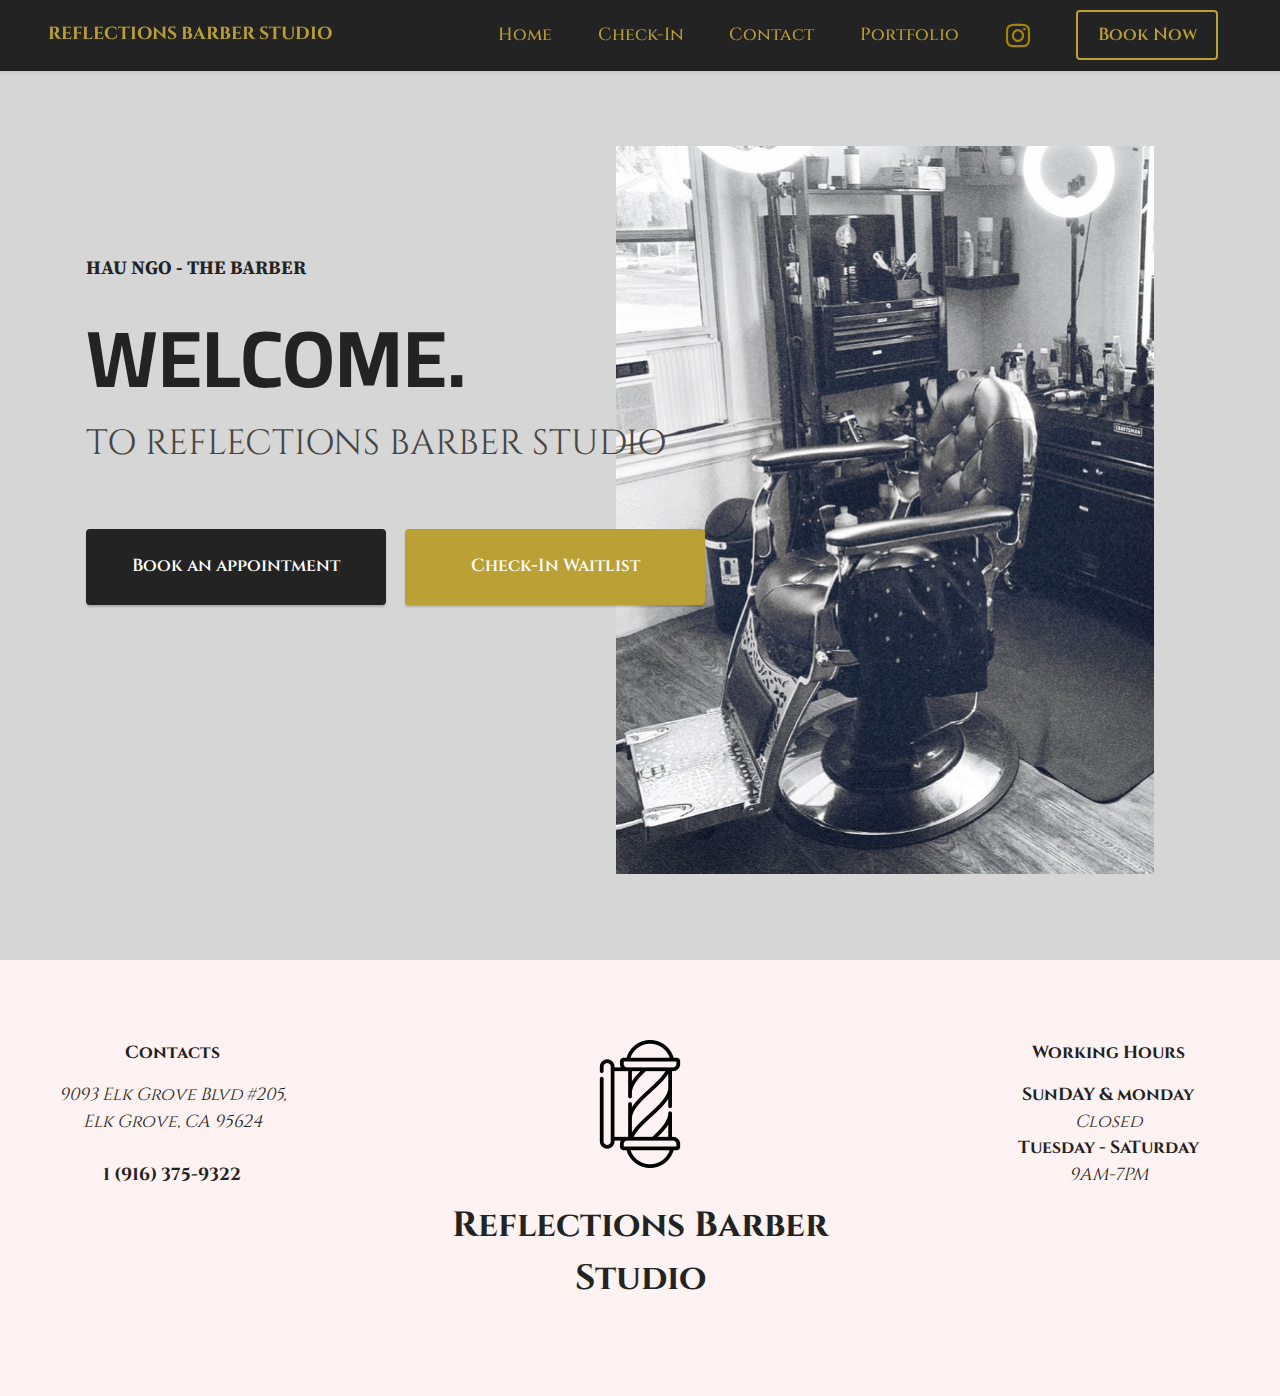
<file: index.html>
<!DOCTYPE html>
<html  >
<head>
  
  <meta charset="UTF-8">
  <meta http-equiv="X-UA-Compatible" content="IE=edge">
  
  <meta name="twitter:card" content="summary_large_image"/>
  <meta name="twitter:image:src" content="">
  <meta property="og:image" content="">
  <meta name="twitter:title" content="Home">
  <meta name="viewport" content="width=device-width, initial-scale=1, minimum-scale=1">
  <link rel="shortcut icon" href="assets/images/barber-pole-128x128.png" type="image/x-icon">
  <meta name="description" content="A skilled barbers work at Reflections Barber Studio, where he provides everything from the classic hot towel shave to the most recent in fashion trends.">
  
  
  <title>Home</title>
  <link rel="stylesheet" href="assets/bootstrap/css/bootstrap.min.css">
  <link rel="stylesheet" href="assets/bootstrap/css/bootstrap-grid.min.css">
  <link rel="stylesheet" href="assets/bootstrap/css/bootstrap-reboot.min.css">
  <link rel="stylesheet" href="assets/smart-cart/minicart-theme.css">
  <link rel="stylesheet" href="assets/dropdown/css/style.css">
  <link rel="stylesheet" href="assets/socicon/css/styles.css">
  <link rel="stylesheet" href="assets/theme/css/style.css">
  <link rel="preload" href="https://fonts.googleapis.com/css?family=Cairo:200,300,400,500,600,700,800,900&display=swap" as="style" onload="this.onload=null;this.rel='stylesheet'">
  <noscript><link rel="stylesheet" href="https://fonts.googleapis.com/css?family=Cairo:200,300,400,500,600,700,800,900&display=swap"></noscript>
  <link rel="preload" href="https://fonts.googleapis.com/css?family=Cinzel:400,500,600,700,800,900&display=swap" as="style" onload="this.onload=null;this.rel='stylesheet'">
  <noscript><link rel="stylesheet" href="https://fonts.googleapis.com/css?family=Cinzel:400,500,600,700,800,900&display=swap"></noscript>
  <link rel="preload" href="https://fonts.googleapis.com/css?family=Source+Serif+Pro:200,200i,300,300i,400,400i,600,600i,700,700i,900,900i&display=swap" as="style" onload="this.onload=null;this.rel='stylesheet'">
  <noscript><link rel="stylesheet" href="https://fonts.googleapis.com/css?family=Source+Serif+Pro:200,200i,300,300i,400,400i,600,600i,700,700i,900,900i&display=swap"></noscript>
  <link rel="preload" as="style" href="assets/mobirise/css/mbr-additional.css"><link rel="stylesheet" href="assets/mobirise/css/mbr-additional.css" type="text/css">
  
  
  
  

</head>
<body>

<!-- Analytics -->
<!-- Google tag (gtag.js) -->
<script async="" src="https://www.googletagmanager.com/gtag/js?id=G-RMNT547SD4"></script>
<script>
  window.dataLayer = window.dataLayer || [];
  function gtag(){dataLayer.push(arguments);}
  gtag('js', new Date());

  gtag('config', 'G-RMNT547SD4');
</script>
<!-- /Analytics -->


  
  <section data-bs-version="5.1" class="menu menu1 cid-toTPmWz7y8" once="menu" id="menu1-1l">
    

    <nav class="navbar navbar-dropdown navbar-fixed-top navbar-expand-lg">
        <div class="container-fluid">
            <div class="navbar-brand">
                
                <span class="navbar-caption-wrap"><a class="navbar-caption text-primary display-4" href="index.html">REFLECTIONS BARBER STUDIO</a></span>
            </div>
            <button class="navbar-toggler" type="button" data-toggle="collapse" data-bs-toggle="collapse" data-target="#navbarSupportedContent" data-bs-target="#navbarSupportedContent" aria-controls="navbarNavAltMarkup" aria-expanded="false" aria-label="Toggle navigation">
                <div class="hamburger">
                    <span></span>
                    <span></span>
                    <span></span>
                    <span></span>
                </div>
            </button>
            <div class="collapse navbar-collapse" id="navbarSupportedContent">
                <ul class="navbar-nav nav-dropdown" data-app-modern-menu="true"><li class="nav-item"><a class="nav-link link text-primary display-4" href="index.html">Home</a></li><li class="nav-item"><a class="nav-link link text-primary display-4" href="Waitlist.html">Check-In</a></li>
                    <li class="nav-item"><a class="nav-link link text-primary display-4" href="Contact.html">Contact</a></li>
                    <li class="nav-item"><a class="nav-link link text-primary display-4" href="Portfolio.html">Portfolio</a>
                    </li></ul>
                <div class="icons-menu">
                    <a class="iconfont-wrapper" href="https://www.instagram.com/hvanngo/" target="_blank">
                        <span class="p-2 mbr-iconfont socicon-instagram socicon"></span>
                    </a>
                    
                    
                    
                </div>
                <div class="navbar-buttons mbr-section-btn"><a class="btn btn-primary-outline display-4" href="https://booksy.com/en-us/520935_hau-the-barber_barber-shop_119498_elk-grove" target="_blank">Book Now</a></div>
            </div>
        </div>
    </nav>
</section>

<section data-bs-version="5.1" class="header1 cid-totE7Q99yW mbr-fullscreen" id="header1-s">

    

    

    <div class="container">
        <div class="row header-wrap">
            <div class="col-lg-6 col-md-12 ">
                <div class="header-title">
                    <h2 class="mbr-section-subtitle mbr-fonts-style mb-4 display-7"> <strong>HAU NGO - THE BARBER</strong></h2>
                    <h1 class="mbr-section-title mbr-fonts-style mb-3 strong display-1"><strong>WELCOME.</strong></h1>
                    <p class="mbr-text mbr-fonts-style display-5">TO REFLECTIONS BARBER STUDIO<br></p>
                    <div class="mbr-section-btn mt-4 mbr-text header-button"><a class="btn btn-black display-4" href="https://booksy.com/en-us/520935_hau-the-barber_barber-shop_119498_elk-grove" target="_blank">Book an appointment</a> <a class="btn btn-primary display-4" href="Waitlist.html" target="_blank">Check-In Waitlist</a></div>
                </div>
            </div>
            <div class="col-lg-6 col-md-12 col-md- image-wrapper">
                <img class="w-100 header-ml lazyload" src="[data-uri]" alt="" loading="lazy" data-src="assets/images/img-96a024c05a55-1-809x1026.jpeg">
            </div>
        </div>
    </div>
</section>

<section data-bs-version="5.1" class="footer1 cid-toub3taQFc" once="footers" id="footer1-1d">

    

    

    <div class="container-fluid">
        <div class="row">
            <div class="col-12 col-md-3 col-lg-3">
                <div class="footer_contact text-center">
                      <h5 class="mbr-section-title mbr-fonts-style display-4"><strong>Contacts</strong></h5>
                      <p class="footer_info mb-0 mbr-fonts-style display-4"><em>9093 Elk Grove Blvd #205, <br>Elk Grove, CA 95624
                          </em><br><br><strong>
                        1 (916) 375-9322</strong></p>
                  </div>
            </div>
            <div class="col-12 col-md-6 col-lg-4 offset-lg-1">
                
                <div class="footer_logo">
                        <a href="index.html"><img src="[data-uri]" alt="" style="height: 5rem;" loading="lazy" class="lazyload" data-src="assets/images/barber-pole-128x128.png"></a>
                    </div>
                      <p class="mbr-text mbr-fonts-style display-5"><strong>Reflections Barber Studio</strong></p>
                <div class="social_icons">
                    
                </div>
            </div>
            <div class="col-12 col-md-3 col-lg-3 offset-lg-1">
                <div class="footer_timework text-center">
                      <h5 class="mbr-section-title mbr-fonts-style display-4"><strong>Working Hours</strong></h5>
                      <p class="footer_info mb-0 mbr-fonts-style display-4"><strong>
                          SunDAY &amp; monday</strong><br><em>
                            Closed</em><br><strong>Tuesday - SaTurday</strong><br><em>9AM-7PM</em><br><br><br></p>
                  </div>
            </div>
        </div>
    </div>
</section>


<script src="assets/witsec-jquery-3.6.0/jquery-3.6.0.min.js"></script>
  <script src="assets/bootstrap/js/bootstrap.bundle.min.js"></script>
  <script src="assets/smoothscroll/smooth-scroll.js"></script>
  <script src="assets/ytplayer/index.js"></script>
  <script src="assets/smart-cart/minicart.js"></script>
  <script src="assets/smart-cart/minicart-customizer.js"></script>
  <script src="assets/dropdown/js/navbar-dropdown.js"></script>
  <script src="assets/theme/js/script.js"></script>
  
  
  

<script>"use strict";if("loading"in HTMLImageElement.prototype){document.querySelectorAll('img[loading="lazy"],iframe[loading="lazy"]').forEach(e=>{e.src=e.dataset.src,e.style.paddingTop=100*e.getAttribute("data-aspectratio")+"%",e.style.height=0,e.onload=function(){e.removeAttribute("style")}})}else{const e=document.createElement("script");e.src="https://cdnjs.cloudflare.com/ajax/libs/lazysizes/5.1.2/lazysizes.min.js",document.body.appendChild(e)}</script>
</body>
</html>
</file>
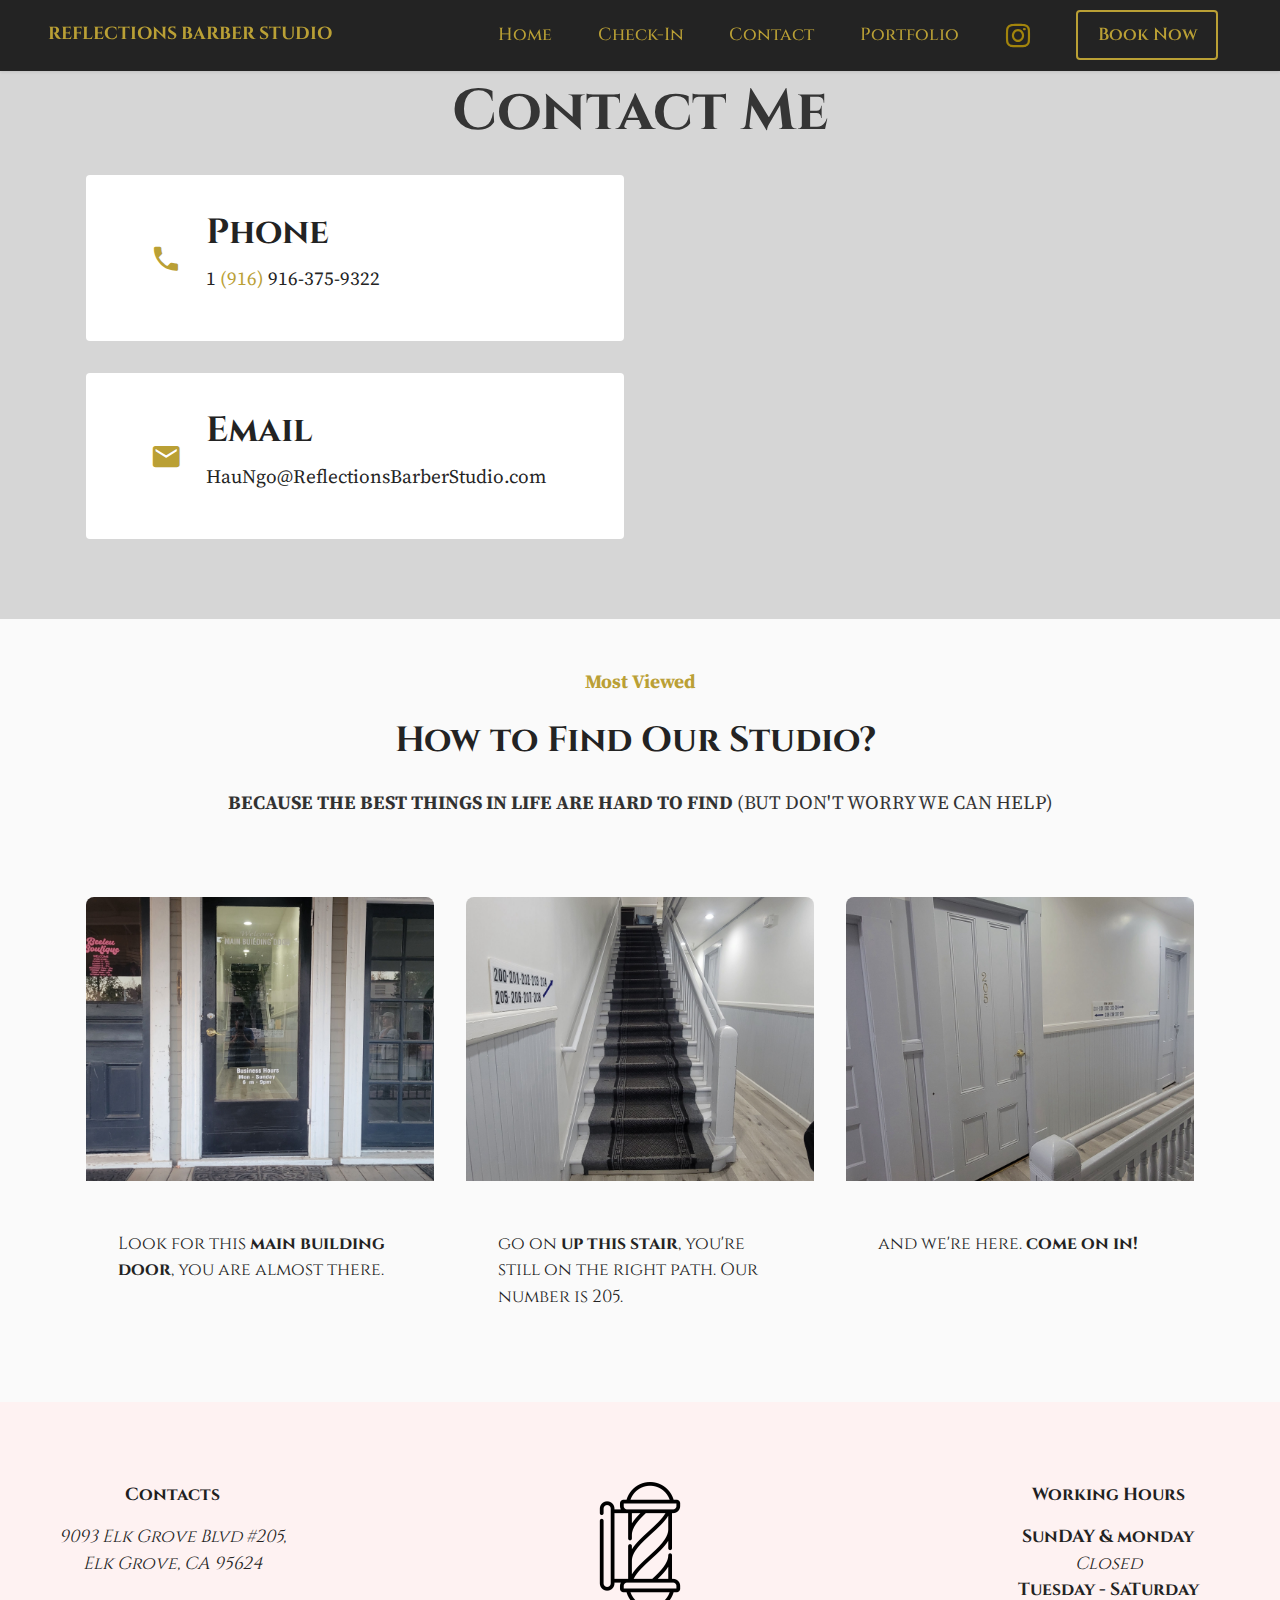
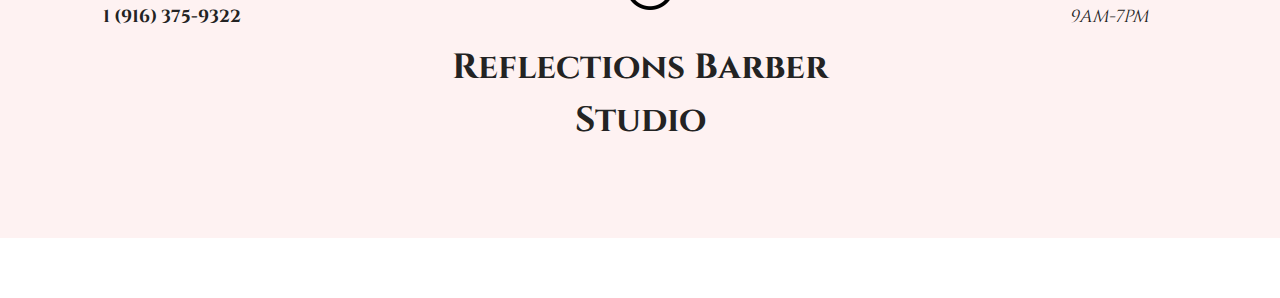
<file: Contact.html>
<!DOCTYPE html>
<html  >
<head>
  
  <meta charset="UTF-8">
  <meta http-equiv="X-UA-Compatible" content="IE=edge">
  
  <meta name="twitter:card" content="summary_large_image"/>
  <meta name="twitter:image:src" content="assets/images/Contact-meta.png">
  <meta property="og:image" content="assets/images/Contact-meta.png">
  <meta name="twitter:title" content="Contact">
  <meta name="viewport" content="width=device-width, initial-scale=1, minimum-scale=1">
  <link rel="shortcut icon" href="assets/images/barber-pole-128x128.png" type="image/x-icon">
  <meta name="description" content="">
  
  
  <title>Contact</title>
  <link rel="stylesheet" href="assets/Material-Design-Icons/css/material.css">
  <link rel="stylesheet" href="assets/web/assets/mobirise-icons2/mobirise2.css">
  <link rel="stylesheet" href="assets/bootstrap/css/bootstrap.min.css">
  <link rel="stylesheet" href="assets/bootstrap/css/bootstrap-grid.min.css">
  <link rel="stylesheet" href="assets/bootstrap/css/bootstrap-reboot.min.css">
    <link rel="stylesheet" href="assets/dropdown/css/style.css">
  <link rel="stylesheet" href="assets/socicon/css/styles.css">
  <link rel="stylesheet" href="assets/theme/css/style.css">
  <link rel="preload" href="https://fonts.googleapis.com/css?family=Cairo:200,300,400,500,600,700,800,900&display=swap" as="style" onload="this.onload=null;this.rel='stylesheet'">
  <noscript><link rel="stylesheet" href="https://fonts.googleapis.com/css?family=Cairo:200,300,400,500,600,700,800,900&display=swap"></noscript>
  <link rel="preload" href="https://fonts.googleapis.com/css?family=Cinzel:400,500,600,700,800,900&display=swap" as="style" onload="this.onload=null;this.rel='stylesheet'">
  <noscript><link rel="stylesheet" href="https://fonts.googleapis.com/css?family=Cinzel:400,500,600,700,800,900&display=swap"></noscript>
  <link rel="preload" href="https://fonts.googleapis.com/css?family=Source+Serif+Pro:200,200i,300,300i,400,400i,600,600i,700,700i,900,900i&display=swap" as="style" onload="this.onload=null;this.rel='stylesheet'">
  <noscript><link rel="stylesheet" href="https://fonts.googleapis.com/css?family=Source+Serif+Pro:200,200i,300,300i,400,400i,600,600i,700,700i,900,900i&display=swap"></noscript>
  <link rel="preload" as="style" href="assets/mobirise/css/mbr-additional.css"><link rel="stylesheet" href="assets/mobirise/css/mbr-additional.css" type="text/css">
  
  
  
  

</head>
<body>

<!-- Analytics -->
<!-- Google tag (gtag.js) -->
<script async="" src="https://www.googletagmanager.com/gtag/js?id=G-RMNT547SD4"></script>
<script>
  window.dataLayer = window.dataLayer || [];
  function gtag(){dataLayer.push(arguments);}
  gtag('js', new Date());

  gtag('config', 'G-RMNT547SD4');
</script>
<!-- /Analytics -->


  
  <section data-bs-version="5.1" class="contacts3 map1 cid-tosHpUJylk" id="contacts3-k">

    

    
    
    <div class="container">
        <div class="mbr-section-head">
            <h3 class="mbr-section-title mbr-fonts-style align-center mb-0 display-2"><strong>Contact Me</strong></h3>
            
        </div>
        <div class="row justify-content-center mt-4">
            <div class="card col-12 col-md-6">
                <div class="card-wrapper">
                    <div class="image-wrapper">
                        <span class="mbr-iconfont mdi-communication-phone"></span>
                    </div>
                    <div class="text-wrapper">
                        <h6 class="card-title mbr-fonts-style mb-1 display-5">
                            <strong>Phone</strong>
                        </h6>
                        <p class="mbr-text mbr-fonts-style display-7">1<a href="tel:+12345678910" class="text-primary">&nbsp;(916)&nbsp;</a>916-375-9322</p>
                    </div>
                </div>
                <div class="card-wrapper">
                    <div class="image-wrapper">
                        <span class="mbr-iconfont mdi-communication-email"></span>
                    </div>
                    <div class="text-wrapper">
                        <h6 class="card-title mbr-fonts-style mb-1 display-5">
                            <strong>Email</strong>
                        </h6>
                        <p class="mbr-text mbr-fonts-style display-7">HauNgo@ReflectionsBarberStudio.com</p>
                    </div>
                </div>
            </div>
            <div class="map-wrapper col-12 col-md-6">
                <div class="google-map"></div>
            </div>
        </div>
    </div>
</section>

<section data-bs-version="5.1" class="gallery1 cid-toKJgqd4XI" id="agallery1-1f">
    
    <div class="mbr-overlay"></div>
    <div class="container">
        <div class="mbr-section-head">
            <p class="label-text mbr-fonts-style align-center display-7"><strong>Most Viewed</strong></p>
            <h4 class="mbr-section-title mbr-fonts-style align-center display-5"><strong>How to Find Our Studio?&nbsp;</strong><strong><br></strong></h4>
            <h5 class="mbr-section-subtitle mbr-fonts-style align-center display-7"><strong>BECAUSE THE BEST THINGS IN LIFE ARE HARD TO FIND </strong>(BUT DON'T WORRY WE CAN HELP)<strong><br></strong></h5>
        </div>

        <div class="row">
            <div class="item features-image сol-12 col-sm-6 col-lg-4">
                <div class="item-wrapper">
                    <div class="item-img">
                        <img src="[data-uri]" alt="" title="" loading="lazy" class="lazyload" data-src="assets/images/20220816-194925-1900x1900.jpeg">
                        <div class="icon-box">
                            <span class="mbr-iconfont mobi-mbri-right mobi-mbri"></span>
                        </div>
                    </div>
                    <div class="item-content-container">
                        <div class="item-content">
                            
                            <p class="mbr-text mbr-fonts-style display-4">
                                Look for this <strong>main building door</strong>, you are almost there.</p>
                        </div>
                        
                    </div>
                </div>
            </div>
            <div class="item features-image сol-12 col-sm-6 col-lg-4">
                <div class="item-wrapper">
                    <div class="item-img">
                        <img src="[data-uri]" alt="" title="" loading="lazy" class="lazyload" data-src="assets/images/20220816-194753-1900x1900.jpeg">
                        <div class="icon-box">
                            <span class="mbr-iconfont mobi-mbri-right mobi-mbri"></span>
                        </div>
                    </div>
                    <div class="item-content-container">
                        <div class="item-content">
                            
                            <p class="mbr-text mbr-fonts-style display-4">go on <strong>up this stair</strong>, you're still on the right path. Our number is 205.</p>
                        </div>
                        
                    </div>

                </div>
            </div>
            <div class="item features-image сol-12 col-sm-6 col-lg-4">
                <div class="item-wrapper">
                    <div class="item-img">
                        <img src="[data-uri]" alt="" title="" loading="lazy" class="lazyload" data-src="assets/images/20220816-194727-1900x1900.jpeg">
                        <div class="icon-box">
                            <span class="mbr-iconfont mobi-mbri-right mobi-mbri"></span>
                        </div>
                    </div>
                    <div class="item-content-container">
                        <div class="item-content">
                            
                            <p class="mbr-text mbr-fonts-style display-4">and we're here. <strong>come on in!</strong></p>
                        </div>
                        
                    </div>
                </div>
            </div>

        </div>
    </div>
</section>

<section data-bs-version="5.1" class="footer1 cid-toub3taQFc" once="footers" id="footer1-1d">

    

    

    <div class="container-fluid">
        <div class="row">
            <div class="col-12 col-md-3 col-lg-3">
                <div class="footer_contact text-center">
                      <h5 class="mbr-section-title mbr-fonts-style display-4"><strong>Contacts</strong></h5>
                      <p class="footer_info mb-0 mbr-fonts-style display-4"><em>9093 Elk Grove Blvd #205, <br>Elk Grove, CA 95624
                          </em><br><br><strong>
                        1 (916) 375-9322</strong></p>
                  </div>
            </div>
            <div class="col-12 col-md-6 col-lg-4 offset-lg-1">
                
                <div class="footer_logo">
                        <a href="index.html"><img src="[data-uri]" alt="" style="height: 5rem;" loading="lazy" class="lazyload" data-src="assets/images/barber-pole-128x128.png"></a>
                    </div>
                      <p class="mbr-text mbr-fonts-style display-5"><strong>Reflections Barber Studio</strong></p>
                <div class="social_icons">
                    
                </div>
            </div>
            <div class="col-12 col-md-3 col-lg-3 offset-lg-1">
                <div class="footer_timework text-center">
                      <h5 class="mbr-section-title mbr-fonts-style display-4"><strong>Working Hours</strong></h5>
                      <p class="footer_info mb-0 mbr-fonts-style display-4"><strong>
                          SunDAY &amp; monday</strong><br><em>
                            Closed</em><br><strong>Tuesday - SaTurday</strong><br><em>9AM-7PM</em><br><br><br></p>
                  </div>
            </div>
        </div>
    </div>
</section>

<section data-bs-version="5.1" class="menu menu1 cid-toTPmWz7y8" once="menu" id="menu1-1l">
    

    <nav class="navbar navbar-dropdown navbar-fixed-top navbar-expand-lg">
        <div class="container-fluid">
            <div class="navbar-brand">
                
                <span class="navbar-caption-wrap"><a class="navbar-caption text-primary display-4" href="index.html">REFLECTIONS BARBER STUDIO</a></span>
            </div>
            <button class="navbar-toggler" type="button" data-toggle="collapse" data-bs-toggle="collapse" data-target="#navbarSupportedContent" data-bs-target="#navbarSupportedContent" aria-controls="navbarNavAltMarkup" aria-expanded="false" aria-label="Toggle navigation">
                <div class="hamburger">
                    <span></span>
                    <span></span>
                    <span></span>
                    <span></span>
                </div>
            </button>
            <div class="collapse navbar-collapse" id="navbarSupportedContent">
                <ul class="navbar-nav nav-dropdown" data-app-modern-menu="true"><li class="nav-item"><a class="nav-link link text-primary display-4" href="index.html">Home</a></li><li class="nav-item"><a class="nav-link link text-primary display-4" href="Waitlist.html">Check-In</a></li>
                    <li class="nav-item"><a class="nav-link link text-primary display-4" href="Contact.html">Contact</a></li>
                    <li class="nav-item"><a class="nav-link link text-primary display-4" href="Portfolio.html">Portfolio</a>
                    </li></ul>
                <div class="icons-menu">
                    <a class="iconfont-wrapper" href="https://www.instagram.com/hvanngo/" target="_blank">
                        <span class="p-2 mbr-iconfont socicon-instagram socicon"></span>
                    </a>
                    
                    
                    
                </div>
                <div class="navbar-buttons mbr-section-btn"><a class="btn btn-primary-outline display-4" href="https://booksy.com/en-us/520935_hau-the-barber_barber-shop_119498_elk-grove" target="_blank">Book Now</a></div>
            </div>
        </div>
    </nav>
</section>


<script src="assets/witsec-jquery-3.6.0/jquery-3.6.0.min.js"></script>
  <script src="assets/bootstrap/js/bootstrap.bundle.min.js"></script>
  <script src="assets/smoothscroll/smooth-scroll.js"></script>
  <script src="assets/ytplayer/index.js"></script>
      <script src="assets/dropdown/js/navbar-dropdown.js"></script>
  <script src="assets/theme/js/script.js"></script>
  
  
  

<script>"use strict";if("loading"in HTMLImageElement.prototype){document.querySelectorAll('img[loading="lazy"],iframe[loading="lazy"]').forEach(e=>{e.src=e.dataset.src,e.style.paddingTop=100*e.getAttribute("data-aspectratio")+"%",e.style.height=0,e.onload=function(){e.removeAttribute("style")}})}else{const e=document.createElement("script");e.src="https://cdnjs.cloudflare.com/ajax/libs/lazysizes/5.1.2/lazysizes.min.js",document.body.appendChild(e)}</script>
</body>
</html>
</file>
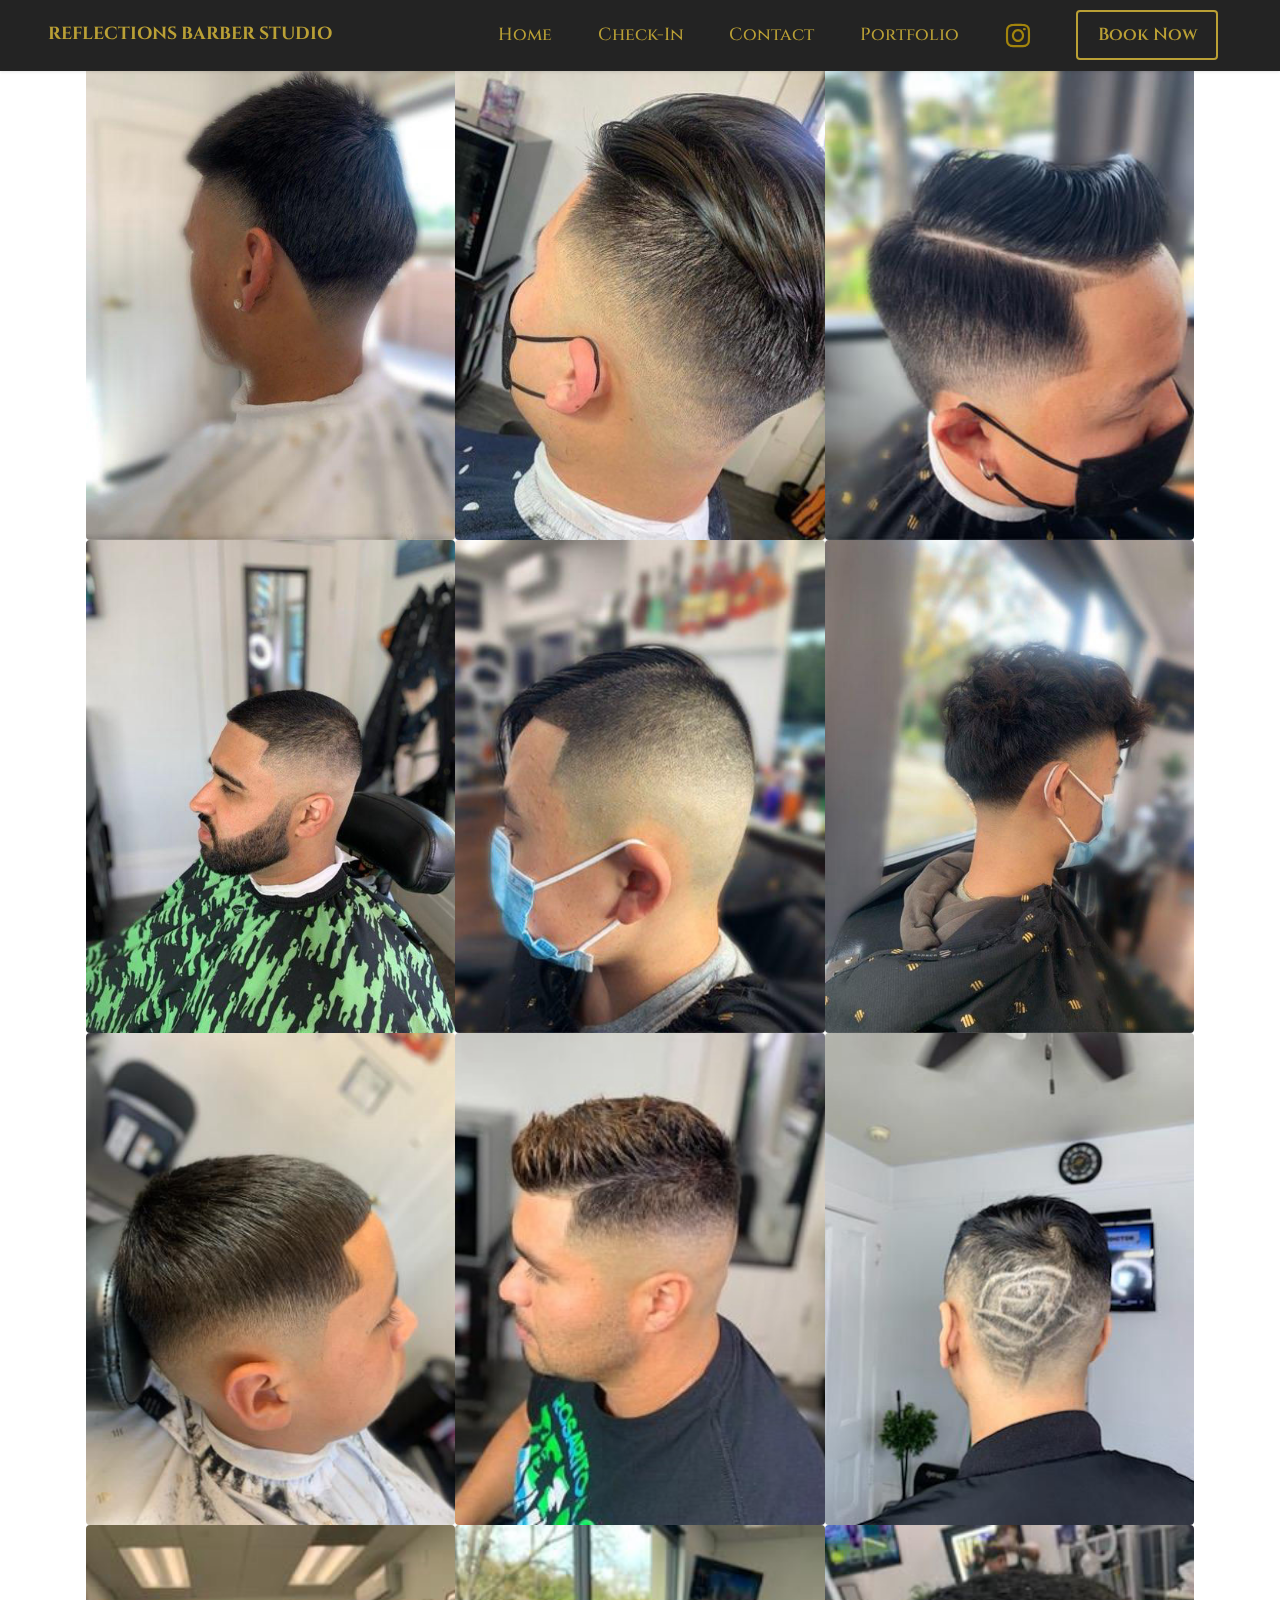
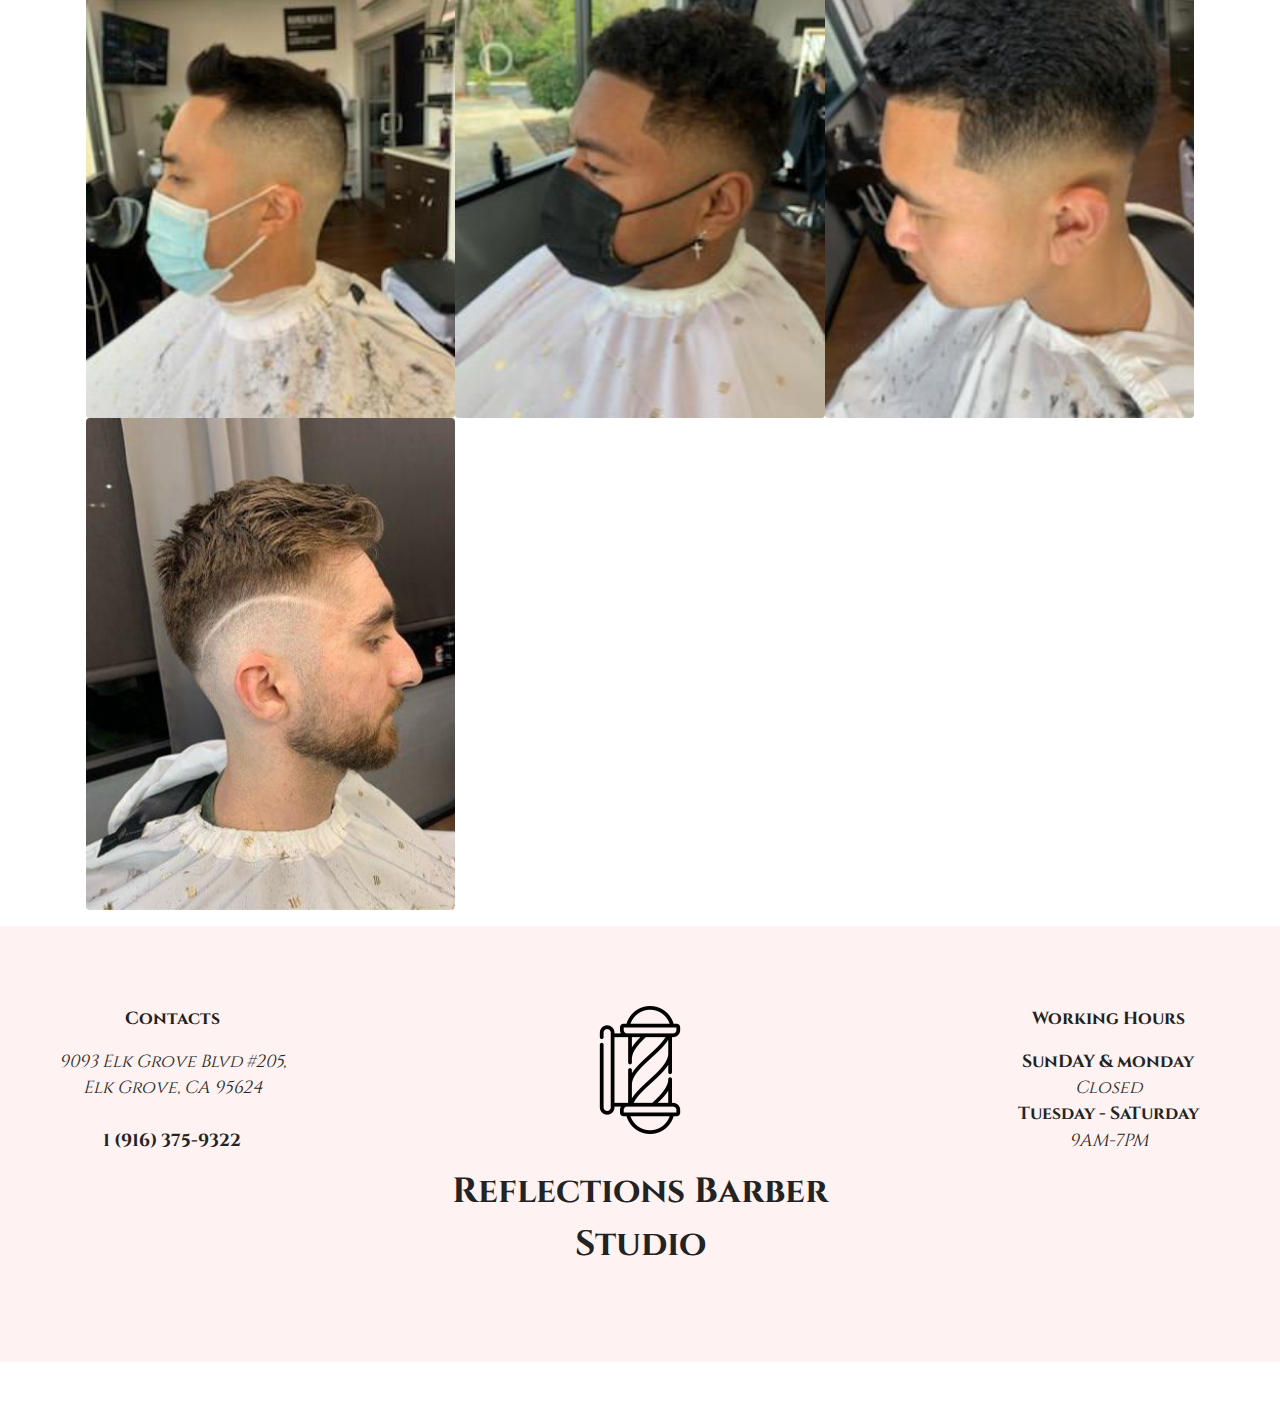
<file: Portfolio.html>
<!DOCTYPE html>
<html  >
<head>
  
  <meta charset="UTF-8">
  <meta http-equiv="X-UA-Compatible" content="IE=edge">
  
  <meta name="twitter:card" content="summary_large_image"/>
  <meta name="twitter:image:src" content="">
  <meta property="og:image" content="">
  <meta name="twitter:title" content="Portfolio">
  <meta name="viewport" content="width=device-width, initial-scale=1, minimum-scale=1">
  <link rel="shortcut icon" href="assets/images/barber-pole-128x128.png" type="image/x-icon">
  <meta name="description" content="">
  
  
  <title>Portfolio</title>
  <link rel="stylesheet" href="assets/bootstrap/css/bootstrap.min.css">
  <link rel="stylesheet" href="assets/bootstrap/css/bootstrap-grid.min.css">
  <link rel="stylesheet" href="assets/bootstrap/css/bootstrap-reboot.min.css">
    <link rel="stylesheet" href="assets/dropdown/css/style.css">
  <link rel="stylesheet" href="assets/socicon/css/styles.css">
  <link rel="stylesheet" href="assets/theme/css/style.css">
  <link rel="preload" href="https://fonts.googleapis.com/css?family=Cairo:200,300,400,500,600,700,800,900&display=swap" as="style" onload="this.onload=null;this.rel='stylesheet'">
  <noscript><link rel="stylesheet" href="https://fonts.googleapis.com/css?family=Cairo:200,300,400,500,600,700,800,900&display=swap"></noscript>
  <link rel="preload" href="https://fonts.googleapis.com/css?family=Cinzel:400,500,600,700,800,900&display=swap" as="style" onload="this.onload=null;this.rel='stylesheet'">
  <noscript><link rel="stylesheet" href="https://fonts.googleapis.com/css?family=Cinzel:400,500,600,700,800,900&display=swap"></noscript>
  <link rel="preload" href="https://fonts.googleapis.com/css?family=Source+Serif+Pro:200,200i,300,300i,400,400i,600,600i,700,700i,900,900i&display=swap" as="style" onload="this.onload=null;this.rel='stylesheet'">
  <noscript><link rel="stylesheet" href="https://fonts.googleapis.com/css?family=Source+Serif+Pro:200,200i,300,300i,400,400i,600,600i,700,700i,900,900i&display=swap"></noscript>
  <link rel="preload" as="style" href="assets/mobirise/css/mbr-additional.css"><link rel="stylesheet" href="assets/mobirise/css/mbr-additional.css" type="text/css">
  
  
  
  

</head>
<body>

<!-- Analytics -->
<!-- Google tag (gtag.js) -->
<script async="" src="https://www.googletagmanager.com/gtag/js?id=G-RMNT547SD4"></script>
<script>
  window.dataLayer = window.dataLayer || [];
  function gtag(){dataLayer.push(arguments);}
  gtag('js', new Date());

  gtag('config', 'G-RMNT547SD4');
</script>
<!-- /Analytics -->


  
  <section data-bs-version="5.1" class="gallery1 cid-tosH7cbJur" id="gallery1-j">
    
    
    <div class="container">
        
        <div class="row mt-4">
            <div class="item features-image сol-12 col-md-6 col-lg-4">
                <div class="item-wrapper">
                    <div class="item-img">
                        <img src="[data-uri]" alt="" data-slide-to="0" data-bs-slide-to="0" loading="lazy" class="lazyload" data-src="assets/images/a7a9732e-2-480x640.jpg">
                    </div>
                    
                    
                </div>
            </div>
            <div class="item features-image сol-12 col-md-6 col-lg-4">
                <div class="item-wrapper">
                    <div class="item-img">
                        <img src="[data-uri]" alt="" data-slide-to="1" data-bs-slide-to="1" loading="lazy" class="lazyload" data-src="assets/images/bb3e5bc6-2-480x480.jpg">
                    </div>
                    
                    
                </div>
            </div>
            <div class="item features-image сol-12 col-md-6 col-lg-4">
                <div class="item-wrapper">
                    <div class="item-img">
                        <img src="[data-uri]" alt="" data-slide-to="2" data-bs-slide-to="2" loading="lazy" class="lazyload" data-src="assets/images/dbbee39d-2-360x480.jpg">
                    </div>
                    
                    
                </div>
            </div>
            <div class="item features-image сol-12 col-md-6 col-lg-4">
                <div class="item-wrapper">
                    <div class="item-img">
                        <img src="[data-uri]" alt="" title="" data-slide-to="3" data-bs-slide-to="3" loading="lazy" class="lazyload" data-src="assets/images/img-1951-480x640.jpg">
                    </div>
                    
                    
                </div>
            </div><div class="item features-image сol-12 col-md-6 col-lg-4">
                <div class="item-wrapper">
                    <div class="item-img">
                        <img src="[data-uri]" alt="" title="" data-slide-to="4" data-bs-slide-to="4" loading="lazy" class="lazyload" data-src="assets/images/eb07e31d-1-360x480.jpg">
                    </div>
                    
                    
                </div>
            </div><div class="item features-image сol-12 col-md-6 col-lg-4">
                <div class="item-wrapper">
                    <div class="item-img">
                        <img src="[data-uri]" alt="" title="" data-slide-to="5" data-bs-slide-to="5" loading="lazy" class="lazyload" data-src="assets/images/fb86b155-1-480x640.jpg">
                    </div>
                    
                    
                </div>
            </div><div class="item features-image сol-12 col-md-6 col-lg-4">
                <div class="item-wrapper">
                    <div class="item-img">
                        <img src="[data-uri]" alt="" title="" data-slide-to="6" data-bs-slide-to="6" loading="lazy" class="lazyload" data-src="assets/images/img-1560-360x480.jpg">
                    </div>
                    
                    
                </div>
            </div><div class="item features-image сol-12 col-md-6 col-lg-4">
                <div class="item-wrapper">
                    <div class="item-img">
                        <img src="[data-uri]" alt="" title="" data-slide-to="8" data-bs-slide-to="8" loading="lazy" class="lazyload" data-src="assets/images/img-3188-296x640.jpeg">
                    </div>
                    
                    
                </div>
            </div><div class="item features-image сol-12 col-md-6 col-lg-4">
                <div class="item-wrapper">
                    <div class="item-img">
                        <img src="[data-uri]" alt="" title="" data-slide-to="9" data-bs-slide-to="9" loading="lazy" class="lazyload" data-src="assets/images/img-3266-360x480.jpg">
                    </div>
                    
                    
                </div>
            </div><div class="item features-image сol-12 col-md-6 col-lg-4">
                <div class="item-wrapper">
                    <div class="item-img">
                        <img src="[data-uri]" alt="" title="" data-slide-to="11" data-bs-slide-to="11" loading="lazy" class="lazyload" data-src="assets/images/img-9318-240x320.jpg">
                    </div>
                    
                    
                </div>
            </div><div class="item features-image сol-12 col-md-6 col-lg-4">
                <div class="item-wrapper">
                    <div class="item-img">
                        <img src="[data-uri]" alt="" title="" data-slide-to="12" data-bs-slide-to="12" loading="lazy" class="lazyload" data-src="assets/images/img-9320-240x320.jpg">
                    </div>
                    
                    
                </div>
            </div><div class="item features-image сol-12 col-md-6 col-lg-4">
                <div class="item-wrapper">
                    <div class="item-img">
                        <img src="[data-uri]" alt="" title="" data-slide-to="13" data-bs-slide-to="13" loading="lazy" class="lazyload" data-src="assets/images/img-9481-240x320.jpg">
                    </div>
                    
                    
                </div>
            </div><div class="item features-image сol-12 col-md-6 col-lg-4">
                <div class="item-wrapper">
                    <div class="item-img">
                        <img src="[data-uri]" alt="" title="" data-slide-to="14" data-bs-slide-to="14" loading="lazy" class="lazyload" data-src="assets/images/img-9583-360x480.jpg">
                    </div>
                    
                    
                </div>
            </div>
        </div>
    </div>
</section>

<section data-bs-version="5.1" class="footer1 cid-toub3taQFc" once="footers" id="footer1-1d">

    

    

    <div class="container-fluid">
        <div class="row">
            <div class="col-12 col-md-3 col-lg-3">
                <div class="footer_contact text-center">
                      <h5 class="mbr-section-title mbr-fonts-style display-4"><strong>Contacts</strong></h5>
                      <p class="footer_info mb-0 mbr-fonts-style display-4"><em>9093 Elk Grove Blvd #205, <br>Elk Grove, CA 95624
                          </em><br><br><strong>
                        1 (916) 375-9322</strong></p>
                  </div>
            </div>
            <div class="col-12 col-md-6 col-lg-4 offset-lg-1">
                
                <div class="footer_logo">
                        <a href="index.html"><img src="[data-uri]" alt="" style="height: 5rem;" loading="lazy" class="lazyload" data-src="assets/images/barber-pole-128x128.png"></a>
                    </div>
                      <p class="mbr-text mbr-fonts-style display-5"><strong>Reflections Barber Studio</strong></p>
                <div class="social_icons">
                    
                </div>
            </div>
            <div class="col-12 col-md-3 col-lg-3 offset-lg-1">
                <div class="footer_timework text-center">
                      <h5 class="mbr-section-title mbr-fonts-style display-4"><strong>Working Hours</strong></h5>
                      <p class="footer_info mb-0 mbr-fonts-style display-4"><strong>
                          SunDAY &amp; monday</strong><br><em>
                            Closed</em><br><strong>Tuesday - SaTurday</strong><br><em>9AM-7PM</em><br><br><br></p>
                  </div>
            </div>
        </div>
    </div>
</section>

<section data-bs-version="5.1" class="menu menu1 cid-toTPmWz7y8" once="menu" id="menu1-1l">
    

    <nav class="navbar navbar-dropdown navbar-fixed-top navbar-expand-lg">
        <div class="container-fluid">
            <div class="navbar-brand">
                
                <span class="navbar-caption-wrap"><a class="navbar-caption text-primary display-4" href="index.html">REFLECTIONS BARBER STUDIO</a></span>
            </div>
            <button class="navbar-toggler" type="button" data-toggle="collapse" data-bs-toggle="collapse" data-target="#navbarSupportedContent" data-bs-target="#navbarSupportedContent" aria-controls="navbarNavAltMarkup" aria-expanded="false" aria-label="Toggle navigation">
                <div class="hamburger">
                    <span></span>
                    <span></span>
                    <span></span>
                    <span></span>
                </div>
            </button>
            <div class="collapse navbar-collapse" id="navbarSupportedContent">
                <ul class="navbar-nav nav-dropdown" data-app-modern-menu="true"><li class="nav-item"><a class="nav-link link text-primary display-4" href="index.html">Home</a></li><li class="nav-item"><a class="nav-link link text-primary display-4" href="Waitlist.html">Check-In</a></li>
                    <li class="nav-item"><a class="nav-link link text-primary display-4" href="Contact.html">Contact</a></li>
                    <li class="nav-item"><a class="nav-link link text-primary display-4" href="Portfolio.html">Portfolio</a>
                    </li></ul>
                <div class="icons-menu">
                    <a class="iconfont-wrapper" href="https://www.instagram.com/hvanngo/" target="_blank">
                        <span class="p-2 mbr-iconfont socicon-instagram socicon"></span>
                    </a>
                    
                    
                    
                </div>
                <div class="navbar-buttons mbr-section-btn"><a class="btn btn-primary-outline display-4" href="https://booksy.com/en-us/520935_hau-the-barber_barber-shop_119498_elk-grove" target="_blank">Book Now</a></div>
            </div>
        </div>
    </nav>
</section>


<script src="assets/witsec-jquery-3.6.0/jquery-3.6.0.min.js"></script>
  <script src="assets/bootstrap/js/bootstrap.bundle.min.js"></script>
  <script src="assets/smoothscroll/smooth-scroll.js"></script>
  <script src="assets/ytplayer/index.js"></script>
      <script src="assets/dropdown/js/navbar-dropdown.js"></script>
  <script src="assets/theme/js/script.js"></script>
  
  
  

<script>"use strict";if("loading"in HTMLImageElement.prototype){document.querySelectorAll('img[loading="lazy"],iframe[loading="lazy"]').forEach(e=>{e.src=e.dataset.src,e.style.paddingTop=100*e.getAttribute("data-aspectratio")+"%",e.style.height=0,e.onload=function(){e.removeAttribute("style")}})}else{const e=document.createElement("script");e.src="https://cdnjs.cloudflare.com/ajax/libs/lazysizes/5.1.2/lazysizes.min.js",document.body.appendChild(e)}</script>
</body>
</html>
</file>
<file: assets/smart-cart/minicart-theme.css>
#PPSmartCart {
    z-index: 4000;
}

#buy-now-window h6 {
    font-size: 1.5rem;
}

#PPSmartCart .minicart-subtotal {
    right: 10px;
    left: auto !important;
}

#PPSmartCart .btn-close {
    z-index: 10;
}

#smart-cart {
    position: fixed;
    z-index: 1040;
    display: flex;
    font-size: 50px;
    padding: 12px;
    color: black;
    border-radius: 50%;
    background-color: rgba(250, 250, 250, 0.95);
}

#smart-cart svg {
    padding: 6px;
}

#smart-cart span#smart-cart-qty {
    font-style: normal;
    position: absolute;
    top: 2px;
    right: -5px;
    padding: 3px 7px;
    white-space: nowrap;
    color: #fff;
    border-radius: 10px;
    background-color: #05a;
}

#smart-cart span#smart-cart-qty:empty {
    display: none;
}

#giftcard-to-smartcart {
    border-radius: 50%;
    padding: 3px;
    position: fixed;
    z-index: 10000;
}

#smart-cart {
    cursor: pointer;
}

/*  */
#exampleModal {
    padding: 0 !important;
    height: 100%;
}

#exampleModal .item-cur {
    padding-right: 0.5rem;
}

#exampleModal .variants>*:not(:nth-last-child(1)) {
    margin-bottom: 1rem;
}

#exampleModal .old-price {
    text-decoration: line-through;
    color: #8d8d8d;
}

#exampleModal .modal-content {
    height: auto;
}

#exampleModal .modal-dialog {
    height: auto;
}

@media (max-width: 991px) {
    #exampleModal .modal-body {
        padding: 1rem;
    }

    #exampleModal .modal-dialog {
        max-width: 100%;
    }
}

@media (max-width:767px) {
    #exampleModal .btn {
        width: 100%;
    }
}

@media (min-width:992px) {
    #exampleModal .modal-body {
        padding: 2rem;
    }

    #exampleModal .modal-dialog {
        max-width: 800px;
    }
}

#exampleModal .close {
    cursor: pointer;
    width: 30px;
    height: 30px;
    position: absolute;
    top: 15px;
    right: 15px;
    font-size: 42px;
    font-weight: 400;
    line-height: 1;
    z-index: 1;
    outline: none;
    opacity: 0.3;
    transition: 0.2s;
}

#exampleModal .close:hover {
    opacity: 0.7;
}

#buy-now-window, #approve-window {
    justify-content: center;
    align-items: center;
    position: fixed;
    left: 0;
    top: 0;
    right: 0;
    bottom: 0;
}

#buy-now-window .modal-content,
#approve-window .modal-content {
    border-radius: 24px;
    background: #fff;
    padding: 16px 16px 11px;
    max-height: 580px;
    margin: 12px;
    overflow: auto;
}

#buy-now-window .btn-close {
    box-shadow: none !important;
}

#buy-now-window .smartcart-plus, #buy-now-window .smartcart-minus {
    cursor: pointer;
    display: flex;
    justify-content: center;
    align-items: center;
    width: 35px;
    height: 35px;
    border: 1px solid #ccc;
    transition: border linear 0.2s, box-shadow linear 0.2s;
    -webkit-transition: border linear 0.2s, box-shadow linear 0.2s;
    -moz-transition: border linear 0.2s, box-shadow linear 0.2s;
    user-select: none;
}

#buy-now-window .smartcart-plus {
    margin-left: -1px;
    border-top-right-radius: 50%;
    border-bottom-right-radius: 50%;
}

#buy-now-window .smartcart-minus {
    margin-right: -1px;
    border-top-left-radius: 50%;
    border-bottom-left-radius: 50%;
}

#buy-now-window .smartcart-quantity {
    z-index: 1;
    width: 35px;
    height: 35px;
    padding: 2px 4px;
    border: 1px solid #ccc;
    font-size: 1.25rem;
    text-align: right;
    transition: border linear 0.2s, box-shadow linear 0.2s;
    -webkit-transition: border linear 0.2s, box-shadow linear 0.2s;
    -moz-transition: border linear 0.2s, box-shadow linear 0.2s;
}

#buy-now-window .minicart-details-quantity {
    display: flex;
}

@media(max-width:767px) {
    #buy-now-window {
        max-width: 800px!important;
        margin:0!important;
    }

    #buy-now-window .modal-content {
        border-radius: 0px;
        background: #fff;
        padding: 0;
        max-height: 100%;
        margin: 0px;
        overflow: auto;
        width: 100% !important;
        height: 100% !important;
        display: flex;
        flex-direction: column;
        justify-content: space-between;
    }
}

@media(min-width:768px) {
    #buy-now-window {
        min-width: 590px!important;
    }
}

#buy-now-window input[type="number"] {
    -moz-appearance: textfield;
}

#buy-now-window input::-webkit-outer-spin-button,
#buy-now-window input::-webkit-inner-spin-button {
    /* display: none; <- Crashes Chrome on hover */
    -webkit-appearance: none;
    margin: 0; /* <-- Apparently some margin are still there even though it's hidden */
}
</file>
<file: assets/dropdown/css/style.css>
.navbar-dropdown {
  left: 0;
  padding: 0;
  position: absolute;
  right: 0;
  top: 0;
  transition: all 0.45s ease;
  z-index: 1030;
  background: #282828; }
  .navbar-dropdown .navbar-logo {
    margin-right: 0.8rem;
    transition: margin 0.3s ease-in-out;
    vertical-align: middle; }
    .navbar-dropdown .navbar-logo img {
      height: 3.125rem;
      transition: all 0.3s ease-in-out; }
    .navbar-dropdown .navbar-logo.mbr-iconfont {
      font-size: 3.125rem;
      line-height: 3.125rem; }
  .navbar-dropdown .navbar-caption {
    font-weight: 700;
    white-space: normal;
    vertical-align: -4px;
    line-height: 3.125rem !important; }
    .navbar-dropdown .navbar-caption, .navbar-dropdown .navbar-caption:hover {
      color: inherit;
      text-decoration: none; }
  .navbar-dropdown .mbr-iconfont + .navbar-caption {
    vertical-align: -1px; }
  .navbar-dropdown.navbar-fixed-top {
    position: fixed; }
  .navbar-dropdown .navbar-brand span {
    vertical-align: -4px; }
  .navbar-dropdown.bg-color.transparent {
    background: none; }
  .navbar-dropdown.navbar-short .navbar-brand {
    padding: 0.625rem 0; }
    .navbar-dropdown.navbar-short .navbar-brand span {
      vertical-align: -1px; }
  .navbar-dropdown.navbar-short .navbar-caption {
    line-height: 2.375rem !important;
    vertical-align: -2px; }
  .navbar-dropdown.navbar-short .navbar-logo {
    margin-right: 0.5rem; }
    .navbar-dropdown.navbar-short .navbar-logo img {
      height: 2.375rem; }
    .navbar-dropdown.navbar-short .navbar-logo.mbr-iconfont {
      font-size: 2.375rem;
      line-height: 2.375rem; }
  .navbar-dropdown.navbar-short .mbr-table-cell {
    height: 3.625rem; }
  .navbar-dropdown .navbar-close {
    left: 0.6875rem;
    position: fixed;
    top: 0.75rem;
    z-index: 1000; }
  .navbar-dropdown .hamburger-icon {
    content: "";
    display: inline-block;
    vertical-align: middle;
    width: 16px;
    -webkit-box-shadow: 0 -6px 0 1px #282828,0 0 0 1px #282828,0 6px 0 1px #282828;
    -moz-box-shadow: 0 -6px 0 1px #282828,0 0 0 1px #282828,0 6px 0 1px #282828;
    box-shadow: 0 -6px 0 1px #282828,0 0 0 1px #282828,0 6px 0 1px #282828; }

.dropdown-menu .dropdown-toggle[data-toggle="dropdown-submenu"]::after {
  border-bottom: 0.35em solid transparent;
  border-left: 0.35em solid;
  border-right: 0;
  border-top: 0.35em solid transparent;
  margin-left: 0.3rem; }

.dropdown-menu .dropdown-item:focus {
  outline: 0; }

.nav-dropdown {
  font-size: 0.75rem;
  font-weight: 500;
  height: auto !important; }
  .nav-dropdown .nav-btn {
    padding-left: 1rem; }
  .nav-dropdown .link {
    margin: .667em 1.667em;
    font-weight: 500;
    padding: 0;
    transition: color .2s ease-in-out; }
    .nav-dropdown .link.dropdown-toggle {
      margin-right: 2.583em; }
      .nav-dropdown .link.dropdown-toggle::after {
        margin-left: .25rem;
        border-top: 0.35em solid;
        border-right: 0.35em solid transparent;
        border-left: 0.35em solid transparent;
        border-bottom: 0; }
      .nav-dropdown .link.dropdown-toggle[aria-expanded="true"] {
        margin: 0;
        padding: 0.667em 3.263em  0.667em 1.667em; }
  .nav-dropdown .link::after,
  .nav-dropdown .dropdown-item::after {
    color: inherit; }
  .nav-dropdown .btn {
    font-size: 0.75rem;
    font-weight: 700;
    letter-spacing: 0;
    margin-bottom: 0;
    padding-left: 1.25rem;
    padding-right: 1.25rem; }
  .nav-dropdown .dropdown-menu {
    border-radius: 0;
    border: 0;
    left: 0;
    margin: 0;
    padding-bottom: 1.25rem;
    padding-top: 1.25rem;
    position: relative; }
  .nav-dropdown .dropdown-submenu {
    margin-left: 0.125rem;
    top: 0; }
  .nav-dropdown .dropdown-item {
    font-weight: 500;
    line-height: 2;
    padding: 0.3846em 4.615em 0.3846em 1.5385em;
    position: relative;
    transition: color .2s ease-in-out, background-color .2s ease-in-out; }
    .nav-dropdown .dropdown-item::after {
      margin-top: -0.3077em;
      position: absolute;
      right: 1.1538em;
      top: 50%; }
    .nav-dropdown .dropdown-item:focus, .nav-dropdown .dropdown-item:hover {
      background: none; }

@media (max-width: 767px) {
  .nav-dropdown.navbar-toggleable-sm {
    bottom: 0;
    display: none;
    left: 0;
    overflow-x: hidden;
    position: fixed;
    top: 0;
    transform: translateX(-100%);
    -ms-transform: translateX(-100%);
    -webkit-transform: translateX(-100%);
    width: 18.75rem;
    z-index: 999; } }
.nav-dropdown.navbar-toggleable-xl {
  bottom: 0;
  display: none;
  left: 0;
  overflow-x: hidden;
  position: fixed;
  top: 0;
  transform: translateX(-100%);
  -ms-transform: translateX(-100%);
  -webkit-transform: translateX(-100%);
  width: 18.75rem;
  z-index: 999; }

.nav-dropdown-sm {
  display: block !important;
  overflow-x: hidden;
  overflow: auto;
  padding-top: 3.875rem; }
  .nav-dropdown-sm::after {
    content: "";
    display: block;
    height: 3rem;
    width: 100%; }
  .nav-dropdown-sm.collapse.in ~ .navbar-close {
    display: block !important; }
  .nav-dropdown-sm.collapsing, .nav-dropdown-sm.collapse.in {
    transform: translateX(0);
    -ms-transform: translateX(0);
    -webkit-transform: translateX(0);
    transition: all 0.25s ease-out;
    -webkit-transition: all 0.25s ease-out;
    background: #282828; }
  .nav-dropdown-sm.collapsing[aria-expanded="false"] {
    transform: translateX(-100%);
    -ms-transform: translateX(-100%);
    -webkit-transform: translateX(-100%); }
  .nav-dropdown-sm .nav-item {
    display: block;
    margin-left: 0 !important;
    padding-left: 0; }
  .nav-dropdown-sm .link,
  .nav-dropdown-sm .dropdown-item {
    border-top: 1px dotted rgba(255, 255, 255, 0.1);
    font-size: 0.8125rem;
    line-height: 1.6;
    margin: 0 !important;
    padding: 0.875rem 2.4rem 0.875rem 1.5625rem !important;
    position: relative;
    white-space: normal; }
    .nav-dropdown-sm .link:focus, .nav-dropdown-sm .link:hover,
    .nav-dropdown-sm .dropdown-item:focus,
    .nav-dropdown-sm .dropdown-item:hover {
      background: rgba(0, 0, 0, 0.2) !important;
      color: #c0a375; }
  .nav-dropdown-sm .nav-btn {
    position: relative;
    padding: 1.5625rem 1.5625rem 0 1.5625rem; }
    .nav-dropdown-sm .nav-btn::before {
      border-top: 1px dotted rgba(255, 255, 255, 0.1);
      content: "";
      left: 0;
      position: absolute;
      top: 0;
      width: 100%; }
    .nav-dropdown-sm .nav-btn + .nav-btn {
      padding-top: 0.625rem; }
      .nav-dropdown-sm .nav-btn + .nav-btn::before {
        display: none; }
  .nav-dropdown-sm .btn {
    padding: 0.625rem 0; }
  .nav-dropdown-sm .dropdown-toggle[data-toggle="dropdown-submenu"]::after {
    margin-left: .25rem;
    border-top: 0.35em solid;
    border-right: 0.35em solid transparent;
    border-left: 0.35em solid transparent;
    border-bottom: 0; }
  .nav-dropdown-sm .dropdown-toggle[data-toggle="dropdown-submenu"][aria-expanded="true"]::after {
    border-top: 0;
    border-right: 0.35em solid transparent;
    border-left: 0.35em solid transparent;
    border-bottom: 0.35em solid; }
  .nav-dropdown-sm .dropdown-menu {
    margin: 0;
    padding: 0;
    position: relative;
    top: 0;
    left: 0;
    width: 100%;
    border: 0;
    float: none;
    border-radius: 0;
    background: none; }
  .nav-dropdown-sm .dropdown-submenu {
    left: 100%;
    margin-left: 0.125rem;
    margin-top: -1.25rem;
    top: 0; }

.navbar-toggleable-sm .nav-dropdown .dropdown-menu {
  position: absolute; }

.navbar-toggleable-sm .nav-dropdown .dropdown-submenu {
  left: 100%;
  margin-left: 0.125rem;
  margin-top: -1.25rem;
  top: 0; }

.navbar-toggleable-sm.opened .nav-dropdown .dropdown-menu {
  position: relative; }

.navbar-toggleable-sm.opened .nav-dropdown .dropdown-submenu {
  left: 0;
  margin-left: 00rem;
  margin-top: 0rem;
  top: 0; }

.is-builder .nav-dropdown.collapsing {
  transition: none !important; }
</file>
<file: assets/socicon/css/styles.css>
@charset "UTF-8";

@font-face {
  font-family: 'Socicon';
  src:  url('../fonts/socicon.eot');
  src:  url('../fonts/socicon.eot?#iefix') format('embedded-opentype'),
    url('../fonts/socicon.woff2') format('woff2'),
    url('../fonts/socicon.ttf') format('truetype'),
    url('../fonts/socicon.woff') format('woff'),
    url('../fonts/socicon.svg#socicon') format('svg');
  font-weight: normal;
  font-style: normal;
  font-display: swap;
}

[data-icon]:before {
  font-family: "socicon" !important;
  content: attr(data-icon);
  font-style: normal !important;
  font-weight: normal !important;
  font-variant: normal !important;
  text-transform: none !important;
  speak: none;
  line-height: 1;
  -webkit-font-smoothing: antialiased;
  -moz-osx-font-smoothing: grayscale;
}

[class^="socicon-"], [class*=" socicon-"] {
  /* use !important to prevent issues with browser extensions that change fonts */
  font-family: 'Socicon' !important;
  speak: none;
  font-style: normal;
  font-weight: normal;
  font-variant: normal;
  text-transform: none;
  line-height: 1;

  /* Better Font Rendering =========== */
  -webkit-font-smoothing: antialiased;
  -moz-osx-font-smoothing: grayscale;
}

.socicon-eitaa:before {
  content: "\e97c";
}
.socicon-soroush:before {
  content: "\e97d";
}
.socicon-bale:before {
  content: "\e97e";
}
.socicon-zazzle:before {
  content: "\e97b";
}
.socicon-society6:before {
  content: "\e97a";
}
.socicon-redbubble:before {
  content: "\e979";
}
.socicon-avvo:before {
  content: "\e978";
}
.socicon-stitcher:before {
  content: "\e977";
}
.socicon-googlehangouts:before {
  content: "\e974";
}
.socicon-dlive:before {
  content: "\e975";
}
.socicon-vsco:before {
  content: "\e976";
}
.socicon-flipboard:before {
  content: "\e973";
}
.socicon-ubuntu:before {
  content: "\e958";
}
.socicon-artstation:before {
  content: "\e959";
}
.socicon-invision:before {
  content: "\e95a";
}
.socicon-torial:before {
  content: "\e95b";
}
.socicon-collectorz:before {
  content: "\e95c";
}
.socicon-seenthis:before {
  content: "\e95d";
}
.socicon-googleplaymusic:before {
  content: "\e95e";
}
.socicon-debian:before {
  content: "\e95f";
}
.socicon-filmfreeway:before {
  content: "\e960";
}
.socicon-gnome:before {
  content: "\e961";
}
.socicon-itchio:before {
  content: "\e962";
}
.socicon-jamendo:before {
  content: "\e963";
}
.socicon-mix:before {
  content: "\e964";
}
.socicon-sharepoint:before {
  content: "\e965";
}
.socicon-tinder:before {
  content: "\e966";
}
.socicon-windguru:before {
  content: "\e967";
}
.socicon-cdbaby:before {
  content: "\e968";
}
.socicon-elementaryos:before {
  content: "\e969";
}
.socicon-stage32:before {
  content: "\e96a";
}
.socicon-tiktok:before {
  content: "\e96b";
}
.socicon-gitter:before {
  content: "\e96c";
}
.socicon-letterboxd:before {
  content: "\e96d";
}
.socicon-threema:before {
  content: "\e96e";
}
.socicon-splice:before {
  content: "\e96f";
}
.socicon-metapop:before {
  content: "\e970";
}
.socicon-naver:before {
  content: "\e971";
}
.socicon-remote:before {
  content: "\e972";
}
.socicon-internet:before {
  content: "\e957";
}
.socicon-moddb:before {
  content: "\e94b";
}
.socicon-indiedb:before {
  content: "\e94c";
}
.socicon-traxsource:before {
  content: "\e94d";
}
.socicon-gamefor:before {
  content: "\e94e";
}
.socicon-pixiv:before {
  content: "\e94f";
}
.socicon-myanimelist:before {
  content: "\e950";
}
.socicon-blackberry:before {
  content: "\e951";
}
.socicon-wickr:before {
  content: "\e952";
}
.socicon-spip:before {
  content: "\e953";
}
.socicon-napster:before {
  content: "\e954";
}
.socicon-beatport:before {
  content: "\e955";
}
.socicon-hackerone:before {
  content: "\e956";
}
.socicon-hackernews:before {
  content: "\e946";
}
.socicon-smashwords:before {
  content: "\e947";
}
.socicon-kobo:before {
  content: "\e948";
}
.socicon-bookbub:before {
  content: "\e949";
}
.socicon-mailru:before {
  content: "\e94a";
}
.socicon-gitlab:before {
  content: "\e945";
}
.socicon-instructables:before {
  content: "\e944";
}
.socicon-portfolio:before {
  content: "\e943";
}
.socicon-codered:before {
  content: "\e940";
}
.socicon-origin:before {
  content: "\e941";
}
.socicon-nextdoor:before {
  content: "\e942";
}
.socicon-udemy:before {
  content: "\e93f";
}
.socicon-livemaster:before {
  content: "\e93e";
}
.socicon-crunchbase:before {
  content: "\e93b";
}
.socicon-homefy:before {
  content: "\e93c";
}
.socicon-calendly:before {
  content: "\e93d";
}
.socicon-realtor:before {
  content: "\e90f";
}
.socicon-tidal:before {
  content: "\e910";
}
.socicon-qobuz:before {
  content: "\e911";
}
.socicon-natgeo:before {
  content: "\e912";
}
.socicon-mastodon:before {
  content: "\e913";
}
.socicon-unsplash:before {
  content: "\e914";
}
.socicon-homeadvisor:before {
  content: "\e915";
}
.socicon-angieslist:before {
  content: "\e916";
}
.socicon-codepen:before {
  content: "\e917";
}
.socicon-slack:before {
  content: "\e918";
}
.socicon-openaigym:before {
  content: "\e919";
}
.socicon-logmein:before {
  content: "\e91a";
}
.socicon-fiverr:before {
  content: "\e91b";
}
.socicon-gotomeeting:before {
  content: "\e91c";
}
.socicon-aliexpress:before {
  content: "\e91d";
}
.socicon-guru:before {
  content: "\e91e";
}
.socicon-appstore:before {
  content: "\e91f";
}
.socicon-homes:before {
  content: "\e920";
}
.socicon-zoom:before {
  content: "\e921";
}
.socicon-alibaba:before {
  content: "\e922";
}
.socicon-craigslist:before {
  content: "\e923";
}
.socicon-wix:before {
  content: "\e924";
}
.socicon-redfin:before {
  content: "\e925";
}
.socicon-googlecalendar:before {
  content: "\e926";
}
.socicon-shopify:before {
  content: "\e927";
}
.socicon-freelancer:before {
  content: "\e928";
}
.socicon-seedrs:before {
  content: "\e929";
}
.socicon-bing:before {
  content: "\e92a";
}
.socicon-doodle:before {
  content: "\e92b";
}
.socicon-bonanza:before {
  content: "\e92c";
}
.socicon-squarespace:before {
  content: "\e92d";
}
.socicon-toptal:before {
  content: "\e92e";
}
.socicon-gust:before {
  content: "\e92f";
}
.socicon-ask:before {
  content: "\e930";
}
.socicon-trulia:before {
  content: "\e931";
}
.socicon-loomly:before {
  content: "\e932";
}
.socicon-ghost:before {
  content: "\e933";
}
.socicon-upwork:before {
  content: "\e934";
}
.socicon-fundable:before {
  content: "\e935";
}
.socicon-booking:before {
  content: "\e936";
}
.socicon-googlemaps:before {
  content: "\e937";
}
.socicon-zillow:before {
  content: "\e938";
}
.socicon-niconico:before {
  content: "\e939";
}
.socicon-toneden:before {
  content: "\e93a";
}
.socicon-augment:before {
  content: "\e908";
}
.socicon-bitbucket:before {
  content: "\e909";
}
.socicon-fyuse:before {
  content: "\e90a";
}
.socicon-yt-gaming:before {
  content: "\e90b";
}
.socicon-sketchfab:before {
  content: "\e90c";
}
.socicon-mobcrush:before {
  content: "\e90d";
}
.socicon-microsoft:before {
  content: "\e90e";
}
.socicon-pandora:before {
  content: "\e907";
}
.socicon-messenger:before {
  content: "\e906";
}
.socicon-gamewisp:before {
  content: "\e905";
}
.socicon-bloglovin:before {
  content: "\e904";
}
.socicon-tunein:before {
  content: "\e903";
}
.socicon-gamejolt:before {
  content: "\e901";
}
.socicon-trello:before {
  content: "\e902";
}
.socicon-spreadshirt:before {
  content: "\e900";
}
.socicon-500px:before {
  content: "\e000";
}
.socicon-8tracks:before {
  content: "\e001";
}
.socicon-airbnb:before {
  content: "\e002";
}
.socicon-alliance:before {
  content: "\e003";
}
.socicon-amazon:before {
  content: "\e004";
}
.socicon-amplement:before {
  content: "\e005";
}
.socicon-android:before {
  content: "\e006";
}
.socicon-angellist:before {
  content: "\e007";
}
.socicon-apple:before {
  content: "\e008";
}
.socicon-appnet:before {
  content: "\e009";
}
.socicon-baidu:before {
  content: "\e00a";
}
.socicon-bandcamp:before {
  content: "\e00b";
}
.socicon-battlenet:before {
  content: "\e00c";
}
.socicon-mixer:before {
  content: "\e00d";
}
.socicon-bebee:before {
  content: "\e00e";
}
.socicon-bebo:before {
  content: "\e00f";
}
.socicon-behance:before {
  content: "\e010";
}
.socicon-blizzard:before {
  content: "\e011";
}
.socicon-blogger:before {
  content: "\e012";
}
.socicon-buffer:before {
  content: "\e013";
}
.socicon-chrome:before {
  content: "\e014";
}
.socicon-coderwall:before {
  content: "\e015";
}
.socicon-curse:before {
  content: "\e016";
}
.socicon-dailymotion:before {
  content: "\e017";
}
.socicon-deezer:before {
  content: "\e018";
}
.socicon-delicious:before {
  content: "\e019";
}
.socicon-deviantart:before {
  content: "\e01a";
}
.socicon-diablo:before {
  content: "\e01b";
}
.socicon-digg:before {
  content: "\e01c";
}
.socicon-discord:before {
  content: "\e01d";
}
.socicon-disqus:before {
  content: "\e01e";
}
.socicon-douban:before {
  content: "\e01f";
}
.socicon-draugiem:before {
  content: "\e020";
}
.socicon-dribbble:before {
  content: "\e021";
}
.socicon-drupal:before {
  content: "\e022";
}
.socicon-ebay:before {
  content: "\e023";
}
.socicon-ello:before {
  content: "\e024";
}
.socicon-endomodo:before {
  content: "\e025";
}
.socicon-envato:before {
  content: "\e026";
}
.socicon-etsy:before {
  content: "\e027";
}
.socicon-facebook:before {
  content: "\e028";
}
.socicon-feedburner:before {
  content: "\e029";
}
.socicon-filmweb:before {
  content: "\e02a";
}
.socicon-firefox:before {
  content: "\e02b";
}
.socicon-flattr:before {
  content: "\e02c";
}
.socicon-flickr:before {
  content: "\e02d";
}
.socicon-formulr:before {
  content: "\e02e";
}
.socicon-forrst:before {
  content: "\e02f";
}
.socicon-foursquare:before {
  content: "\e030";
}
.socicon-friendfeed:before {
  content: "\e031";
}
.socicon-github:before {
  content: "\e032";
}
.socicon-goodreads:before {
  content: "\e033";
}
.socicon-google:before {
  content: "\e034";
}
.socicon-googlescholar:before {
  content: "\e035";
}
.socicon-googlegroups:before {
  content: "\e036";
}
.socicon-googlephotos:before {
  content: "\e037";
}
.socicon-googleplus:before {
  content: "\e038";
}
.socicon-grooveshark:before {
  content: "\e039";
}
.socicon-hackerrank:before {
  content: "\e03a";
}
.socicon-hearthstone:before {
  content: "\e03b";
}
.socicon-hellocoton:before {
  content: "\e03c";
}
.socicon-heroes:before {
  content: "\e03d";
}
.socicon-smashcast:before {
  content: "\e03e";
}
.socicon-horde:before {
  content: "\e03f";
}
.socicon-houzz:before {
  content: "\e040";
}
.socicon-icq:before {
  content: "\e041";
}
.socicon-identica:before {
  content: "\e042";
}
.socicon-imdb:before {
  content: "\e043";
}
.socicon-instagram:before {
  content: "\e044";
}
.socicon-issuu:before {
  content: "\e045";
}
.socicon-istock:before {
  content: "\e046";
}
.socicon-itunes:before {
  content: "\e047";
}
.socicon-keybase:before {
  content: "\e048";
}
.socicon-lanyrd:before {
  content: "\e049";
}
.socicon-lastfm:before {
  content: "\e04a";
}
.socicon-line:before {
  content: "\e04b";
}
.socicon-linkedin:before {
  content: "\e04c";
}
.socicon-livejournal:before {
  content: "\e04d";
}
.socicon-lyft:before {
  content: "\e04e";
}
.socicon-macos:before {
  content: "\e04f";
}
.socicon-mail:before {
  content: "\e050";
}
.socicon-medium:before {
  content: "\e051";
}
.socicon-meetup:before {
  content: "\e052";
}
.socicon-mixcloud:before {
  content: "\e053";
}
.socicon-modelmayhem:before {
  content: "\e054";
}
.socicon-mumble:before {
  content: "\e055";
}
.socicon-myspace:before {
  content: "\e056";
}
.socicon-newsvine:before {
  content: "\e057";
}
.socicon-nintendo:before {
  content: "\e058";
}
.socicon-npm:before {
  content: "\e059";
}
.socicon-odnoklassniki:before {
  content: "\e05a";
}
.socicon-openid:before {
  content: "\e05b";
}
.socicon-opera:before {
  content: "\e05c";
}
.socicon-outlook:before {
  content: "\e05d";
}
.socicon-overwatch:before {
  content: "\e05e";
}
.socicon-patreon:before {
  content: "\e05f";
}
.socicon-paypal:before {
  content: "\e060";
}
.socicon-periscope:before {
  content: "\e061";
}
.socicon-persona:before {
  content: "\e062";
}
.socicon-pinterest:before {
  content: "\e063";
}
.socicon-play:before {
  content: "\e064";
}
.socicon-player:before {
  content: "\e065";
}
.socicon-playstation:before {
  content: "\e066";
}
.socicon-pocket:before {
  content: "\e067";
}
.socicon-qq:before {
  content: "\e068";
}
.socicon-quora:before {
  content: "\e069";
}
.socicon-raidcall:before {
  content: "\e06a";
}
.socicon-ravelry:before {
  content: "\e06b";
}
.socicon-reddit:before {
  content: "\e06c";
}
.socicon-renren:before {
  content: "\e06d";
}
.socicon-researchgate:before {
  content: "\e06e";
}
.socicon-residentadvisor:before {
  content: "\e06f";
}
.socicon-reverbnation:before {
  content: "\e070";
}
.socicon-rss:before {
  content: "\e071";
}
.socicon-sharethis:before {
  content: "\e072";
}
.socicon-skype:before {
  content: "\e073";
}
.socicon-slideshare:before {
  content: "\e074";
}
.socicon-smugmug:before {
  content: "\e075";
}
.socicon-snapchat:before {
  content: "\e076";
}
.socicon-songkick:before {
  content: "\e077";
}
.socicon-soundcloud:before {
  content: "\e078";
}
.socicon-spotify:before {
  content: "\e079";
}
.socicon-stackexchange:before {
  content: "\e07a";
}
.socicon-stackoverflow:before {
  content: "\e07b";
}
.socicon-starcraft:before {
  content: "\e07c";
}
.socicon-stayfriends:before {
  content: "\e07d";
}
.socicon-steam:before {
  content: "\e07e";
}
.socicon-storehouse:before {
  content: "\e07f";
}
.socicon-strava:before {
  content: "\e080";
}
.socicon-streamjar:before {
  content: "\e081";
}
.socicon-stumbleupon:before {
  content: "\e082";
}
.socicon-swarm:before {
  content: "\e083";
}
.socicon-teamspeak:before {
  content: "\e084";
}
.socicon-teamviewer:before {
  content: "\e085";
}
.socicon-technorati:before {
  content: "\e086";
}
.socicon-telegram:before {
  content: "\e087";
}
.socicon-tripadvisor:before {
  content: "\e088";
}
.socicon-tripit:before {
  content: "\e089";
}
.socicon-triplej:before {
  content: "\e08a";
}
.socicon-tumblr:before {
  content: "\e08b";
}
.socicon-twitch:before {
  content: "\e08c";
}
.socicon-twitter:before {
  content: "\e08d";
}
.socicon-uber:before {
  content: "\e08e";
}
.socicon-ventrilo:before {
  content: "\e08f";
}
.socicon-viadeo:before {
  content: "\e090";
}
.socicon-viber:before {
  content: "\e091";
}
.socicon-viewbug:before {
  content: "\e092";
}
.socicon-vimeo:before {
  content: "\e093";
}
.socicon-vine:before {
  content: "\e094";
}
.socicon-vkontakte:before {
  content: "\e095";
}
.socicon-warcraft:before {
  content: "\e096";
}
.socicon-wechat:before {
  content: "\e097";
}
.socicon-weibo:before {
  content: "\e098";
}
.socicon-whatsapp:before {
  content: "\e099";
}
.socicon-wikipedia:before {
  content: "\e09a";
}
.socicon-windows:before {
  content: "\e09b";
}
.socicon-wordpress:before {
  content: "\e09c";
}
.socicon-wykop:before {
  content: "\e09d";
}
.socicon-xbox:before {
  content: "\e09e";
}
.socicon-xing:before {
  content: "\e09f";
}
.socicon-yahoo:before {
  content: "\e0a0";
}
.socicon-yammer:before {
  content: "\e0a1";
}
.socicon-yandex:before {
  content: "\e0a2";
}
.socicon-yelp:before {
  content: "\e0a3";
}
.socicon-younow:before {
  content: "\e0a4";
}
.socicon-youtube:before {
  content: "\e0a5";
}
.socicon-zapier:before {
  content: "\e0a6";
}
.socicon-zerply:before {
  content: "\e0a7";
}
.socicon-zomato:before {
  content: "\e0a8";
}
.socicon-zynga:before {
  content: "\e0a9";
}
</file>
<file: assets/theme/css/style.css>
@charset "UTF-8";
section {
  background-color: #ffffff;
}

body {
  font-style: normal;
  line-height: 1.5;
  font-weight: 400;
  color: #232323;
  position: relative;
}

button {
  background-color: transparent;
  border-color: transparent;
}

section,
.container,
.container-fluid {
  position: relative;
  word-wrap: break-word;
}

a.mbr-iconfont:hover {
  text-decoration: none;
}

.article .lead p,
.article .lead ul,
.article .lead ol,
.article .lead pre,
.article .lead blockquote {
  margin-bottom: 0;
}

a {
  font-style: normal;
  font-weight: 400;
  cursor: pointer;
}
a, a:hover {
  text-decoration: none;
}

.mbr-section-title {
  font-style: normal;
  line-height: 1.3;
}

.mbr-section-subtitle {
  line-height: 1.3;
}

.mbr-text {
  font-style: normal;
  line-height: 1.7;
}

h1,
h2,
h3,
h4,
h5,
h6,
.display-1,
.display-2,
.display-4,
.display-5,
.display-7,
span,
p,
a {
  line-height: 1;
  word-break: break-word;
  word-wrap: break-word;
  font-weight: 400;
}

b,
strong {
  font-weight: bold;
}

input:-webkit-autofill, input:-webkit-autofill:hover, input:-webkit-autofill:focus, input:-webkit-autofill:active {
  transition-delay: 9999s;
  -webkit-transition-property: background-color, color;
  transition-property: background-color, color;
}

textarea[type=hidden] {
  display: none;
}

section {
  background-position: 50% 50%;
  background-repeat: no-repeat;
  background-size: cover;
}
section .mbr-background-video,
section .mbr-background-video-preview {
  position: absolute;
  bottom: 0;
  left: 0;
  right: 0;
  top: 0;
}

.hidden {
  visibility: hidden;
}

.mbr-z-index20 {
  z-index: 20;
}

/*! Base colors */
.mbr-white {
  color: #ffffff;
}

.mbr-black {
  color: #111111;
}

.mbr-bg-white {
  background-color: #ffffff;
}

.mbr-bg-black {
  background-color: #000000;
}

/*! Text-aligns */
.align-left {
  text-align: left;
}

.align-center {
  text-align: center;
}

.align-right {
  text-align: right;
}

/*! Font-weight  */
.mbr-light {
  font-weight: 300;
}

.mbr-regular {
  font-weight: 400;
}

.mbr-semibold {
  font-weight: 500;
}

.mbr-bold {
  font-weight: 700;
}

/*! Media  */
.media-content {
  flex-basis: 100%;
}

.media-container-row {
  display: flex;
  flex-direction: row;
  flex-wrap: wrap;
  justify-content: center;
  align-content: center;
  align-items: start;
}
.media-container-row .media-size-item {
  width: 400px;
}

.media-container-column {
  display: flex;
  flex-direction: column;
  flex-wrap: wrap;
  justify-content: center;
  align-content: center;
  align-items: stretch;
}
.media-container-column > * {
  width: 100%;
}

@media (min-width: 992px) {
  .media-container-row {
    flex-wrap: nowrap;
  }
}
figure {
  margin-bottom: 0;
  overflow: hidden;
}

figure[mbr-media-size] {
  transition: width 0.1s;
}

img,
iframe {
  display: block;
  width: 100%;
}

.card {
  background-color: transparent;
  border: none;
}

.card-box {
  width: 100%;
}

.card-img {
  text-align: center;
  flex-shrink: 0;
  -webkit-flex-shrink: 0;
}

.media {
  max-width: 100%;
  margin: 0 auto;
}

.mbr-figure {
  align-self: center;
}

.media-container > div {
  max-width: 100%;
}

.mbr-figure img,
.card-img img {
  width: 100%;
}

@media (max-width: 991px) {
  .media-size-item {
    width: auto !important;
  }

  .media {
    width: auto;
  }

  .mbr-figure {
    width: 100% !important;
  }
}
/*! Buttons */
.mbr-section-btn {
  margin-left: -0.6rem;
  margin-right: -0.6rem;
  font-size: 0;
}

.btn {
  font-weight: 600;
  border-width: 1px;
  font-style: normal;
  margin: 0.6rem 0.6rem;
  white-space: normal;
  transition: all 0.2s ease-in-out;
  display: inline-flex;
  align-items: center;
  justify-content: center;
  word-break: break-word;
}

.btn-sm {
  font-weight: 600;
  letter-spacing: 0px;
  transition: all 0.3s ease-in-out;
}

.btn-md {
  font-weight: 600;
  letter-spacing: 0px;
  transition: all 0.3s ease-in-out;
}

.btn-lg {
  font-weight: 600;
  letter-spacing: 0px;
  transition: all 0.3s ease-in-out;
}

.btn-form {
  margin: 0;
}
.btn-form:hover {
  cursor: pointer;
}

nav .mbr-section-btn {
  margin-left: 0rem;
  margin-right: 0rem;
}

/*! Btn icon margin */
.btn .mbr-iconfont,
.btn.btn-sm .mbr-iconfont {
  order: 1;
  cursor: pointer;
  margin-left: 0.5rem;
  vertical-align: sub;
}

.btn.btn-md .mbr-iconfont,
.btn.btn-md .mbr-iconfont {
  margin-left: 0.8rem;
}

.mbr-regular {
  font-weight: 400;
}

.mbr-semibold {
  font-weight: 500;
}

.mbr-bold {
  font-weight: 700;
}

[type=submit] {
  -webkit-appearance: none;
}

/*! Full-screen */
.mbr-fullscreen .mbr-overlay {
  min-height: 100vh;
}

.mbr-fullscreen {
  display: flex;
  display: -moz-flex;
  display: -ms-flex;
  display: -o-flex;
  align-items: center;
  min-height: 100vh;
  padding-top: 3rem;
  padding-bottom: 3rem;
}

/*! Map */
.map {
  height: 25rem;
  position: relative;
}
.map iframe {
  width: 100%;
  height: 100%;
}

/*! Scroll to top arrow */
.mbr-arrow-up {
  bottom: 25px;
  right: 90px;
  position: fixed;
  text-align: right;
  z-index: 5000;
  color: #ffffff;
  font-size: 22px;
}

.mbr-arrow-up a {
  background: rgba(0, 0, 0, 0.2);
  border-radius: 50%;
  color: #fff;
  display: inline-block;
  height: 60px;
  width: 60px;
  border: 2px solid #fff;
  outline-style: none !important;
  position: relative;
  text-decoration: none;
  transition: all 0.3s ease-in-out;
  cursor: pointer;
  text-align: center;
}
.mbr-arrow-up a:hover {
  background-color: rgba(0, 0, 0, 0.4);
}
.mbr-arrow-up a i {
  line-height: 60px;
}

.mbr-arrow-up-icon {
  display: block;
  color: #fff;
}

.mbr-arrow-up-icon::before {
  content: "›";
  display: inline-block;
  font-family: serif;
  font-size: 22px;
  line-height: 1;
  font-style: normal;
  position: relative;
  top: 6px;
  left: -4px;
  transform: rotate(-90deg);
}

/*! Arrow Down */
.mbr-arrow {
  position: absolute;
  bottom: 45px;
  left: 50%;
  width: 60px;
  height: 60px;
  cursor: pointer;
  background-color: rgba(80, 80, 80, 0.5);
  border-radius: 50%;
  transform: translateX(-50%);
}
@media (max-width: 767px) {
  .mbr-arrow {
    display: none;
  }
}
.mbr-arrow > a {
  display: inline-block;
  text-decoration: none;
  outline-style: none;
  -webkit-animation: arrowdown 1.7s ease-in-out infinite;
          animation: arrowdown 1.7s ease-in-out infinite;
  color: #ffffff;
}
.mbr-arrow > a > i {
  position: absolute;
  top: -2px;
  left: 15px;
  font-size: 2rem;
}

#scrollToTop a i::before {
  content: "";
  position: absolute;
  display: block;
  border-bottom: 2.5px solid #fff;
  border-left: 2.5px solid #fff;
  width: 27.8%;
  height: 27.8%;
  left: 50%;
  top: 51%;
  transform: translateY(-30%) translateX(-50%) rotate(135deg);
}

@keyframes arrowdown {
  0% {
    transform: translateY(0px);
  }
  50% {
    transform: translateY(-5px);
  }
  100% {
    transform: translateY(0px);
  }
}
@-webkit-keyframes arrowdown {
  0% {
    transform: translateY(0px);
  }
  50% {
    transform: translateY(-5px);
  }
  100% {
    transform: translateY(0px);
  }
}
@media (max-width: 500px) {
  .mbr-arrow-up {
    left: 0;
    right: 0;
    text-align: center;
  }
}
/*Gradients animation*/
@keyframes gradient-animation {
  from {
    background-position: 0% 100%;
    -webkit-animation-timing-function: ease-in-out;
            animation-timing-function: ease-in-out;
  }
  to {
    background-position: 100% 0%;
    -webkit-animation-timing-function: ease-in-out;
            animation-timing-function: ease-in-out;
  }
}
@-webkit-keyframes gradient-animation {
  from {
    background-position: 0% 100%;
    -webkit-animation-timing-function: ease-in-out;
            animation-timing-function: ease-in-out;
  }
  to {
    background-position: 100% 0%;
    -webkit-animation-timing-function: ease-in-out;
            animation-timing-function: ease-in-out;
  }
}
.bg-gradient {
  background-size: 200% 200%;
  animation: gradient-animation 5s infinite alternate;
  -webkit-animation: gradient-animation 5s infinite alternate;
}

.menu .navbar-brand {
  display: -webkit-flex;
}
.menu .navbar-brand span {
  display: flex;
  display: -webkit-flex;
}
.menu .navbar-brand .navbar-caption-wrap {
  display: -webkit-flex;
}
.menu .navbar-brand .navbar-logo img {
  display: -webkit-flex;
  width: auto;
}
@media (min-width: 768px) and (max-width: 991px) {
  .menu .navbar-toggleable-sm .navbar-nav {
    display: -ms-flexbox;
  }
}
@media (max-width: 991px) {
  .menu .navbar-collapse {
    max-height: 93.5vh;
  }
  .menu .navbar-collapse.show {
    overflow: auto;
  }
}
@media (min-width: 992px) {
  .menu .navbar-nav.nav-dropdown {
    display: -webkit-flex;
  }
  .menu .navbar-toggleable-sm .navbar-collapse {
    display: -webkit-flex !important;
  }
  .menu .collapsed .navbar-collapse {
    max-height: 93.5vh;
  }
  .menu .collapsed .navbar-collapse.show {
    overflow: auto;
  }
}
@media (max-width: 767px) {
  .menu .navbar-collapse {
    max-height: 80vh;
  }
}

.nav-link .mbr-iconfont {
  margin-right: 0.5rem;
}

.navbar {
  display: -webkit-flex;
  -webkit-flex-wrap: wrap;
  -webkit-align-items: center;
  -webkit-justify-content: space-between;
}

.navbar-collapse {
  -webkit-flex-basis: 100%;
  -webkit-flex-grow: 1;
  -webkit-align-items: center;
}

.nav-dropdown .link {
  padding: 0.667em 1.667em !important;
  margin: 0 !important;
}

.nav {
  display: -webkit-flex;
  -webkit-flex-wrap: wrap;
}

.row {
  display: -webkit-flex;
  -webkit-flex-wrap: wrap;
}

.justify-content-center {
  -webkit-justify-content: center;
}

.form-inline {
  display: -webkit-flex;
}

.card-wrapper {
  -webkit-flex: 1;
}

.carousel-control {
  z-index: 10;
  display: -webkit-flex;
}

.carousel-controls {
  display: -webkit-flex;
}

.media {
  display: -webkit-flex;
}

.form-group:focus {
  outline: none;
}

.jq-selectbox__select {
  padding: 7px 0;
  position: relative;
}

.jq-selectbox__dropdown {
  overflow: hidden;
  border-radius: 10px;
  position: absolute;
  top: 100%;
  left: 0 !important;
  width: 100% !important;
}

.jq-selectbox__trigger-arrow {
  right: 0;
  transform: translateY(-50%);
}

.jq-selectbox li {
  padding: 1.07em 0.5em;
}

input[type=range] {
  padding-left: 0 !important;
  padding-right: 0 !important;
}

.modal-dialog,
.modal-content {
  height: 100%;
}

.modal-dialog .carousel-inner {
  height: calc(100vh - 1.75rem);
}
@media (max-width: 575px) {
  .modal-dialog .carousel-inner {
    height: calc(100vh - 1rem);
  }
}

.carousel-item {
  text-align: center;
}

.carousel-item img {
  margin: auto;
}

.navbar-toggler {
  align-self: flex-start;
  padding: 0.25rem 0.75rem;
  font-size: 1.25rem;
  line-height: 1;
  background: transparent;
  border: 1px solid transparent;
  border-radius: 0.25rem;
}

.navbar-toggler:focus,
.navbar-toggler:hover {
  text-decoration: none;
  box-shadow: none;
}

.navbar-toggler-icon {
  display: inline-block;
  width: 1.5em;
  height: 1.5em;
  vertical-align: middle;
  content: "";
  background: no-repeat center center;
  background-size: 100% 100%;
}

.navbar-toggler-left {
  position: absolute;
  left: 1rem;
}

.navbar-toggler-right {
  position: absolute;
  right: 1rem;
}

.card-img {
  width: auto;
}

.menu .navbar.collapsed:not(.beta-menu) {
  flex-direction: column;
}

.carousel-item.active,
.carousel-item-next,
.carousel-item-prev {
  display: flex;
}

.note-air-layout .dropup .dropdown-menu,
.note-air-layout .navbar-fixed-bottom .dropdown .dropdown-menu {
  bottom: initial !important;
}

html,
body {
  height: auto;
  min-height: 100vh;
}

.dropup .dropdown-toggle::after {
  display: none;
}

.form-asterisk {
  font-family: initial;
  position: absolute;
  top: -2px;
  font-weight: normal;
}

.form-control-label {
  position: relative;
  cursor: pointer;
  margin-bottom: 0.357em;
  padding: 0;
}

.alert {
  color: #ffffff;
  border-radius: 0;
  border: 0;
  font-size: 1.1rem;
  line-height: 1.5;
  margin-bottom: 1.875rem;
  padding: 1.25rem;
  position: relative;
  text-align: center;
}
.alert.alert-form::after {
  background-color: inherit;
  bottom: -7px;
  content: "";
  display: block;
  height: 14px;
  left: 50%;
  margin-left: -7px;
  position: absolute;
  transform: rotate(45deg);
  width: 14px;
}

.form-control {
  background-color: #ffffff;
  background-clip: border-box;
  color: #232323;
  line-height: 1rem !important;
  height: auto;
  padding: 0.6rem 1.2rem;
  transition: border-color 0.25s ease 0s;
  border: 1px solid transparent !important;
  border-radius: 4px;
  box-shadow: rgba(0, 0, 0, 0.07) 0px 1px 1px 0px, rgba(0, 0, 0, 0.07) 0px 1px 3px 0px, rgba(0, 0, 0, 0.03) 0px 0px 0px 1px;
}
.form-active .form-control:invalid {
  border-color: red;
}

form .row {
  margin-left: -0.6rem;
  margin-right: -0.6rem;
}
form .row [class*=col] {
  padding-left: 0.6rem;
  padding-right: 0.6rem;
}

form .mbr-section-btn {
  margin: 0;
  padding-left: 0.6rem;
  padding-right: 0.6rem;
}

form .btn {
  display: flex;
  padding: 0.6rem 1.2rem;
  margin: 0;
}

form .form-check-input {
  margin-top: 0.5;
}

textarea.form-control {
  line-height: 1.5rem !important;
}

.form-group {
  margin-bottom: 1.2rem;
}

.form-control,
form .btn {
  min-height: 48px;
}

.gdpr-block label span.textGDPR input[name=gdpr] {
  top: 7px;
}

.form-control:focus {
  box-shadow: none;
}

:focus {
  outline: none;
}

.mbr-overlay {
  background-color: #000;
  bottom: 0;
  left: 0;
  opacity: 0.5;
  position: absolute;
  right: 0;
  top: 0;
  z-index: 0;
  pointer-events: none;
}

blockquote {
  font-style: italic;
  padding: 3rem;
  font-size: 1.09rem;
  position: relative;
  border-left: 3px solid;
}

ul,
ol,
pre,
blockquote {
  margin-bottom: 2.3125rem;
}

.mt-4 {
  margin-top: 2rem !important;
}

.mb-4 {
  margin-bottom: 2rem !important;
}

@media (min-width: 992px) {
  .container {
    padding-left: 16px;
    padding-right: 16px;
  }

  .row {
    margin-left: -16px;
    margin-right: -16px;
  }
  .row > [class*=col] {
    padding-left: 16px;
    padding-right: 16px;
  }
}
@media (min-width: 768px) {
  .container-fluid {
    padding-left: 32px;
    padding-right: 32px;
  }
}
@media (min-width: 768px) and (max-width: 991px) {
  .mbr-container {
    padding-left: 32px;
    padding-right: 32px;
  }
}
@media (max-width: 767px) {
  .mbr-container {
    padding-left: 16px;
    padding-right: 16px;
  }
}
.card-wrapper,
.item-wrapper {
  overflow: hidden;
}

.app-video-wrapper > img {
  opacity: 1;
}

.item {
  position: relative;
}

.dropdown-menu .dropdown-menu {
  left: 100%;
}

.dropdown-item + .dropdown-menu {
  display: none;
}

.dropdown-item:hover + .dropdown-menu,
.dropdown-menu:hover {
  display: block;
}

@media (min-aspect-ratio: 16/9) {
  .mbr-video-foreground {
    height: 300% !important;
    top: -100% !important;
  }
}
@media (max-aspect-ratio: 16/9) {
  .mbr-video-foreground {
    width: 300% !important;
    left: -100% !important;
  }
}
</file>
<file: assets/mobirise/css/mbr-additional.css>
.btn {
  border-width: 2px;
}
body {
  font-family: Jost;
}
.display-1 {
  font-family: 'Cairo', sans-serif;
  font-size: 5rem;
  line-height: 1.1;
}
.display-1 > .mbr-iconfont {
  font-size: 6.25rem;
}
.display-2 {
  font-family: 'Cinzel', serif;
  font-size: 3.6rem;
  line-height: 1.1;
}
.display-2 > .mbr-iconfont {
  font-size: 4.5rem;
}
.display-4 {
  font-family: 'Cinzel', serif;
  font-size: 1.1rem;
  line-height: 1.5;
}
.display-4 > .mbr-iconfont {
  font-size: 1.375rem;
}
.display-5 {
  font-family: 'Cinzel', serif;
  font-size: 2.2rem;
  line-height: 1.5;
}
.display-5 > .mbr-iconfont {
  font-size: 2.75rem;
}
.display-7 {
  font-family: 'Source Serif Pro', serif;
  font-size: 1.2rem;
  line-height: 1.5;
}
.display-7 > .mbr-iconfont {
  font-size: 1.5rem;
}
/* ---- Fluid typography for mobile devices ---- */
/* 1.4 - font scale ratio ( bootstrap == 1.42857 ) */
/* 100vw - current viewport width */
/* (48 - 20)  48 == 48rem == 768px, 20 == 20rem == 320px(minimal supported viewport) */
/* 0.65 - min scale variable, may vary */
@media (max-width: 992px) {
  .display-1 {
    font-size: 4rem;
  }
}
@media (max-width: 768px) {
  .display-1 {
    font-size: 3.5rem;
    font-size: calc( 2.4rem + (5 - 2.4) * ((100vw - 20rem) / (48 - 20)));
    line-height: calc( 1.1 * (2.4rem + (5 - 2.4) * ((100vw - 20rem) / (48 - 20))));
  }
  .display-2 {
    font-size: 2.88rem;
    font-size: calc( 1.91rem + (3.6 - 1.91) * ((100vw - 20rem) / (48 - 20)));
    line-height: calc( 1.3 * (1.91rem + (3.6 - 1.91) * ((100vw - 20rem) / (48 - 20))));
  }
  .display-4 {
    font-size: 0.88rem;
    font-size: calc( 1.0350000000000001rem + (1.1 - 1.0350000000000001) * ((100vw - 20rem) / (48 - 20)));
    line-height: calc( 1.4 * (1.0350000000000001rem + (1.1 - 1.0350000000000001) * ((100vw - 20rem) / (48 - 20))));
  }
  .display-5 {
    font-size: 1.76rem;
    font-size: calc( 1.42rem + (2.2 - 1.42) * ((100vw - 20rem) / (48 - 20)));
    line-height: calc( 1.4 * (1.42rem + (2.2 - 1.42) * ((100vw - 20rem) / (48 - 20))));
  }
  .display-7 {
    font-size: 0.96rem;
    font-size: calc( 1.07rem + (1.2 - 1.07) * ((100vw - 20rem) / (48 - 20)));
    line-height: calc( 1.4 * (1.07rem + (1.2 - 1.07) * ((100vw - 20rem) / (48 - 20))));
  }
}
/* Buttons */
.btn {
  padding: 0.6rem 1.2rem;
  border-radius: 4px;
}
.btn-sm {
  padding: 0.6rem 1.2rem;
  border-radius: 4px;
}
.btn-md {
  padding: 0.6rem 1.2rem;
  border-radius: 4px;
}
.btn-lg {
  padding: 1rem 2.6rem;
  border-radius: 4px;
}
.bg-primary {
  background-color: #baa035 !important;
}
.bg-success {
  background-color: #40b0bf !important;
}
.bg-info {
  background-color: #47b5ed !important;
}
.bg-warning {
  background-color: #ffe161 !important;
}
.bg-danger {
  background-color: #ff9966 !important;
}
.btn-primary,
.btn-primary:active {
  background-color: #baa035 !important;
  border-color: #baa035 !important;
  color: #ffffff !important;
  box-shadow: 0 2px 2px 0 rgba(0, 0, 0, 0.2);
}
.btn-primary:hover,
.btn-primary:focus,
.btn-primary.focus,
.btn-primary.active {
  color: #ffffff !important;
  background-color: #776622 !important;
  border-color: #776622 !important;
  box-shadow: 0 2px 5px 0 rgba(0, 0, 0, 0.2);
}
.btn-primary.disabled,
.btn-primary:disabled {
  color: #ffffff !important;
  background-color: #776622 !important;
  border-color: #776622 !important;
}
.btn-secondary,
.btn-secondary:active {
  background-color: #5cdb95 !important;
  border-color: #5cdb95 !important;
  color: #ffffff !important;
  box-shadow: 0 2px 2px 0 rgba(0, 0, 0, 0.2);
}
.btn-secondary:hover,
.btn-secondary:focus,
.btn-secondary.focus,
.btn-secondary.active {
  color: #ffffff !important;
  background-color: #29b869 !important;
  border-color: #29b869 !important;
  box-shadow: 0 2px 5px 0 rgba(0, 0, 0, 0.2);
}
.btn-secondary.disabled,
.btn-secondary:disabled {
  color: #ffffff !important;
  background-color: #29b869 !important;
  border-color: #29b869 !important;
}
.btn-info,
.btn-info:active {
  background-color: #47b5ed !important;
  border-color: #47b5ed !important;
  color: #ffffff !important;
  box-shadow: 0 2px 2px 0 rgba(0, 0, 0, 0.2);
}
.btn-info:hover,
.btn-info:focus,
.btn-info.focus,
.btn-info.active {
  color: #ffffff !important;
  background-color: #148cca !important;
  border-color: #148cca !important;
  box-shadow: 0 2px 5px 0 rgba(0, 0, 0, 0.2);
}
.btn-info.disabled,
.btn-info:disabled {
  color: #ffffff !important;
  background-color: #148cca !important;
  border-color: #148cca !important;
}
.btn-success,
.btn-success:active {
  background-color: #40b0bf !important;
  border-color: #40b0bf !important;
  color: #ffffff !important;
  box-shadow: 0 2px 2px 0 rgba(0, 0, 0, 0.2);
}
.btn-success:hover,
.btn-success:focus,
.btn-success.focus,
.btn-success.active {
  color: #ffffff !important;
  background-color: #2a747e !important;
  border-color: #2a747e !important;
  box-shadow: 0 2px 5px 0 rgba(0, 0, 0, 0.2);
}
.btn-success.disabled,
.btn-success:disabled {
  color: #ffffff !important;
  background-color: #2a747e !important;
  border-color: #2a747e !important;
}
.btn-warning,
.btn-warning:active {
  background-color: #ffe161 !important;
  border-color: #ffe161 !important;
  color: #614f00 !important;
  box-shadow: 0 2px 2px 0 rgba(0, 0, 0, 0.2);
}
.btn-warning:hover,
.btn-warning:focus,
.btn-warning.focus,
.btn-warning.active {
  color: #0a0800 !important;
  background-color: #ffd10a !important;
  border-color: #ffd10a !important;
  box-shadow: 0 2px 5px 0 rgba(0, 0, 0, 0.2);
}
.btn-warning.disabled,
.btn-warning:disabled {
  color: #614f00 !important;
  background-color: #ffd10a !important;
  border-color: #ffd10a !important;
}
.btn-danger,
.btn-danger:active {
  background-color: #ff9966 !important;
  border-color: #ff9966 !important;
  color: #ffffff !important;
  box-shadow: 0 2px 2px 0 rgba(0, 0, 0, 0.2);
}
.btn-danger:hover,
.btn-danger:focus,
.btn-danger.focus,
.btn-danger.active {
  color: #ffffff !important;
  background-color: #ff5f0f !important;
  border-color: #ff5f0f !important;
  box-shadow: 0 2px 5px 0 rgba(0, 0, 0, 0.2);
}
.btn-danger.disabled,
.btn-danger:disabled {
  color: #ffffff !important;
  background-color: #ff5f0f !important;
  border-color: #ff5f0f !important;
}
.btn-white,
.btn-white:active {
  background-color: #fafafa !important;
  border-color: #fafafa !important;
  color: #7a7a7a !important;
  box-shadow: 0 2px 2px 0 rgba(0, 0, 0, 0.2);
}
.btn-white:hover,
.btn-white:focus,
.btn-white.focus,
.btn-white.active {
  color: #4f4f4f !important;
  background-color: #cfcfcf !important;
  border-color: #cfcfcf !important;
  box-shadow: 0 2px 5px 0 rgba(0, 0, 0, 0.2);
}
.btn-white.disabled,
.btn-white:disabled {
  color: #7a7a7a !important;
  background-color: #cfcfcf !important;
  border-color: #cfcfcf !important;
}
.btn-black,
.btn-black:active {
  background-color: #232323 !important;
  border-color: #232323 !important;
  color: #ffffff !important;
  box-shadow: 0 2px 2px 0 rgba(0, 0, 0, 0.2);
}
.btn-black:hover,
.btn-black:focus,
.btn-black.focus,
.btn-black.active {
  color: #ffffff !important;
  background-color: #000000 !important;
  border-color: #000000 !important;
  box-shadow: 0 2px 5px 0 rgba(0, 0, 0, 0.2);
}
.btn-black.disabled,
.btn-black:disabled {
  color: #ffffff !important;
  background-color: #000000 !important;
  border-color: #000000 !important;
}
.btn-primary-outline,
.btn-primary-outline:active {
  background-color: transparent !important;
  border-color: #baa035;
  color: #baa035;
}
.btn-primary-outline:hover,
.btn-primary-outline:focus,
.btn-primary-outline.focus,
.btn-primary-outline.active {
  color: #776622 !important;
  background-color: transparent!important;
  border-color: #776622 !important;
  box-shadow: none!important;
}
.btn-primary-outline.disabled,
.btn-primary-outline:disabled {
  color: #ffffff !important;
  background-color: #baa035 !important;
  border-color: #baa035 !important;
}
.btn-secondary-outline,
.btn-secondary-outline:active {
  background-color: transparent !important;
  border-color: #5cdb95;
  color: #5cdb95;
}
.btn-secondary-outline:hover,
.btn-secondary-outline:focus,
.btn-secondary-outline.focus,
.btn-secondary-outline.active {
  color: #29b869 !important;
  background-color: transparent!important;
  border-color: #29b869 !important;
  box-shadow: none!important;
}
.btn-secondary-outline.disabled,
.btn-secondary-outline:disabled {
  color: #ffffff !important;
  background-color: #5cdb95 !important;
  border-color: #5cdb95 !important;
}
.btn-info-outline,
.btn-info-outline:active {
  background-color: transparent !important;
  border-color: #47b5ed;
  color: #47b5ed;
}
.btn-info-outline:hover,
.btn-info-outline:focus,
.btn-info-outline.focus,
.btn-info-outline.active {
  color: #148cca !important;
  background-color: transparent!important;
  border-color: #148cca !important;
  box-shadow: none!important;
}
.btn-info-outline.disabled,
.btn-info-outline:disabled {
  color: #ffffff !important;
  background-color: #47b5ed !important;
  border-color: #47b5ed !important;
}
.btn-success-outline,
.btn-success-outline:active {
  background-color: transparent !important;
  border-color: #40b0bf;
  color: #40b0bf;
}
.btn-success-outline:hover,
.btn-success-outline:focus,
.btn-success-outline.focus,
.btn-success-outline.active {
  color: #2a747e !important;
  background-color: transparent!important;
  border-color: #2a747e !important;
  box-shadow: none!important;
}
.btn-success-outline.disabled,
.btn-success-outline:disabled {
  color: #ffffff !important;
  background-color: #40b0bf !important;
  border-color: #40b0bf !important;
}
.btn-warning-outline,
.btn-warning-outline:active {
  background-color: transparent !important;
  border-color: #ffe161;
  color: #ffe161;
}
.btn-warning-outline:hover,
.btn-warning-outline:focus,
.btn-warning-outline.focus,
.btn-warning-outline.active {
  color: #ffd10a !important;
  background-color: transparent!important;
  border-color: #ffd10a !important;
  box-shadow: none!important;
}
.btn-warning-outline.disabled,
.btn-warning-outline:disabled {
  color: #614f00 !important;
  background-color: #ffe161 !important;
  border-color: #ffe161 !important;
}
.btn-danger-outline,
.btn-danger-outline:active {
  background-color: transparent !important;
  border-color: #ff9966;
  color: #ff9966;
}
.btn-danger-outline:hover,
.btn-danger-outline:focus,
.btn-danger-outline.focus,
.btn-danger-outline.active {
  color: #ff5f0f !important;
  background-color: transparent!important;
  border-color: #ff5f0f !important;
  box-shadow: none!important;
}
.btn-danger-outline.disabled,
.btn-danger-outline:disabled {
  color: #ffffff !important;
  background-color: #ff9966 !important;
  border-color: #ff9966 !important;
}
.btn-black-outline,
.btn-black-outline:active {
  background-color: transparent !important;
  border-color: #232323;
  color: #232323;
}
.btn-black-outline:hover,
.btn-black-outline:focus,
.btn-black-outline.focus,
.btn-black-outline.active {
  color: #000000 !important;
  background-color: transparent!important;
  border-color: #000000 !important;
  box-shadow: none!important;
}
.btn-black-outline.disabled,
.btn-black-outline:disabled {
  color: #ffffff !important;
  background-color: #232323 !important;
  border-color: #232323 !important;
}
.btn-white-outline,
.btn-white-outline:active {
  background-color: transparent !important;
  border-color: #fafafa;
  color: #fafafa;
}
.btn-white-outline:hover,
.btn-white-outline:focus,
.btn-white-outline.focus,
.btn-white-outline.active {
  color: #cfcfcf !important;
  background-color: transparent!important;
  border-color: #cfcfcf !important;
  box-shadow: none!important;
}
.btn-white-outline.disabled,
.btn-white-outline:disabled {
  color: #7a7a7a !important;
  background-color: #fafafa !important;
  border-color: #fafafa !important;
}
.text-primary {
  color: #baa035 !important;
}
.text-secondary {
  color: #5cdb95 !important;
}
.text-success {
  color: #40b0bf !important;
}
.text-info {
  color: #47b5ed !important;
}
.text-warning {
  color: #ffe161 !important;
}
.text-danger {
  color: #ff9966 !important;
}
.text-white {
  color: #fafafa !important;
}
.text-black {
  color: #232323 !important;
}
a.text-primary:hover,
a.text-primary:focus,
a.text-primary.active {
  color: #6b5c1e !important;
}
a.text-secondary:hover,
a.text-secondary:focus,
a.text-secondary.active {
  color: #26ab62 !important;
}
a.text-success:hover,
a.text-success:focus,
a.text-success.active {
  color: #266a73 !important;
}
a.text-info:hover,
a.text-info:focus,
a.text-info.active {
  color: #1283bc !important;
}
a.text-warning:hover,
a.text-warning:focus,
a.text-warning.active {
  color: #facb00 !important;
}
a.text-danger:hover,
a.text-danger:focus,
a.text-danger.active {
  color: #ff5500 !important;
}
a.text-white:hover,
a.text-white:focus,
a.text-white.active {
  color: #c7c7c7 !important;
}
a.text-black:hover,
a.text-black:focus,
a.text-black.active {
  color: #000000 !important;
}
a[class*="text-"]:not(.nav-link):not(.dropdown-item):not([role]):not(.navbar-caption) {
  position: relative;
  background-image: transparent;
  background-size: 10000px 2px;
  background-repeat: no-repeat;
  background-position: 0px 1.2em;
  background-position: -10000px 1.2em;
}
a[class*="text-"]:not(.nav-link):not(.dropdown-item):not([role]):not(.navbar-caption):hover {
  transition: background-position 2s ease-in-out;
  background-image: linear-gradient(currentColor 50%, currentColor 50%);
  background-position: 0px 1.2em;
}
.nav-tabs .nav-link.active {
  color: #baa035;
}
.nav-tabs .nav-link:not(.active) {
  color: #232323;
}
.alert-success {
  background-color: #70c770;
}
.alert-info {
  background-color: #47b5ed;
}
.alert-warning {
  background-color: #ffe161;
}
.alert-danger {
  background-color: #ff9966;
}
.mbr-gallery-filter li.active .btn {
  background-color: #baa035;
  border-color: #baa035;
  color: #ffffff;
}
.mbr-gallery-filter li.active .btn:focus {
  box-shadow: none;
}
a,
a:hover {
  color: #baa035;
}
.mbr-plan-header.bg-primary .mbr-plan-subtitle,
.mbr-plan-header.bg-primary .mbr-plan-price-desc {
  color: #dfd08f;
}
.mbr-plan-header.bg-success .mbr-plan-subtitle,
.mbr-plan-header.bg-success .mbr-plan-price-desc {
  color: #a0d8df;
}
.mbr-plan-header.bg-info .mbr-plan-subtitle,
.mbr-plan-header.bg-info .mbr-plan-price-desc {
  color: #ffffff;
}
.mbr-plan-header.bg-warning .mbr-plan-subtitle,
.mbr-plan-header.bg-warning .mbr-plan-price-desc {
  color: #ffffff;
}
.mbr-plan-header.bg-danger .mbr-plan-subtitle,
.mbr-plan-header.bg-danger .mbr-plan-price-desc {
  color: #ffffff;
}
/* Scroll to top button*/
.scrollToTop_wraper {
  display: none;
}
.form-control {
  font-family: 'Cinzel', serif;
  font-size: 1.1rem;
  line-height: 1.5;
  font-weight: 400;
}
.form-control > .mbr-iconfont {
  font-size: 1.375rem;
}
.form-control:hover,
.form-control:focus {
  box-shadow: rgba(0, 0, 0, 0.07) 0px 1px 1px 0px, rgba(0, 0, 0, 0.07) 0px 1px 3px 0px, rgba(0, 0, 0, 0.03) 0px 0px 0px 1px;
  border-color: #baa035 !important;
}
.form-control:-webkit-input-placeholder {
  font-family: 'Cinzel', serif;
  font-size: 1.1rem;
  line-height: 1.5;
  font-weight: 400;
}
.form-control:-webkit-input-placeholder > .mbr-iconfont {
  font-size: 1.375rem;
}
blockquote {
  border-color: #baa035;
}
/* Forms */
.jq-selectbox li:hover,
.jq-selectbox li.selected {
  background-color: #baa035;
  color: #ffffff;
}
.jq-number__spin {
  transition: 0.25s ease;
}
.jq-number__spin:hover {
  border-color: #baa035;
}
.jq-selectbox .jq-selectbox__trigger-arrow,
.jq-number__spin.minus:after,
.jq-number__spin.plus:after {
  transition: 0.4s;
  border-top-color: #353535;
  border-bottom-color: #353535;
}
.jq-selectbox:hover .jq-selectbox__trigger-arrow,
.jq-number__spin.minus:hover:after,
.jq-number__spin.plus:hover:after {
  border-top-color: #baa035;
  border-bottom-color: #baa035;
}
.xdsoft_datetimepicker .xdsoft_calendar td.xdsoft_default,
.xdsoft_datetimepicker .xdsoft_calendar td.xdsoft_current,
.xdsoft_datetimepicker .xdsoft_timepicker .xdsoft_time_box > div > div.xdsoft_current {
  color: #000000 !important;
  background-color: #baa035 !important;
  box-shadow: none !important;
}
.xdsoft_datetimepicker .xdsoft_calendar td:hover,
.xdsoft_datetimepicker .xdsoft_timepicker .xdsoft_time_box > div > div:hover {
  color: #000000 !important;
  background: #5cdb95 !important;
  box-shadow: none !important;
}
.lazy-bg {
  background-image: none !important;
}
.lazy-placeholder:not(section),
.lazy-none {
  display: block;
  position: relative;
  padding-bottom: 56.25%;
  width: 100%;
  height: auto;
}
iframe.lazy-placeholder,
.lazy-placeholder:after {
  content: '';
  position: absolute;
  width: 200px;
  height: 200px;
  background: transparent no-repeat center;
  background-size: contain;
  top: 50%;
  left: 50%;
  transform: translateX(-50%) translateY(-50%);
  background-image: url("data:image/svg+xml;charset=UTF-8,%3csvg width='32' height='32' viewBox='0 0 64 64' xmlns='http://www.w3.org/2000/svg' stroke='%23baa035' %3e%3cg fill='none' fill-rule='evenodd'%3e%3cg transform='translate(16 16)' stroke-width='2'%3e%3ccircle stroke-opacity='.5' cx='16' cy='16' r='16'/%3e%3cpath d='M32 16c0-9.94-8.06-16-16-16'%3e%3canimateTransform attributeName='transform' type='rotate' from='0 16 16' to='360 16 16' dur='1s' repeatCount='indefinite'/%3e%3c/path%3e%3c/g%3e%3c/g%3e%3c/svg%3e");
}
section.lazy-placeholder:after {
  opacity: 0.5;
}
body {
  overflow-x: hidden;
}
a {
  transition: color 0.6s;
}
.cid-toTPmWz7y8 {
  z-index: 1000;
  width: 100%;
  position: relative;
  min-height: 60px;
}
.cid-toTPmWz7y8 nav.navbar {
  position: fixed;
}
.cid-toTPmWz7y8 .dropdown-item:before {
  font-family: Moririse2 !important;
  content: "\e966";
  display: inline-block;
  width: 0;
  position: absolute;
  left: 1rem;
  top: 0.5rem;
  margin-right: 0.5rem;
  line-height: 1;
  font-size: inherit;
  vertical-align: middle;
  text-align: center;
  overflow: hidden;
  transform: scale(0, 1);
  transition: all 0.25s ease-in-out;
}
.cid-toTPmWz7y8 .dropdown-menu {
  padding: 0;
  border-radius: 4px;
  box-shadow: 0 1px 3px 0 rgba(0, 0, 0, 0.1);
}
.cid-toTPmWz7y8 .dropdown-item {
  border-bottom: 1px solid #e6e6e6;
}
.cid-toTPmWz7y8 .dropdown-item:hover,
.cid-toTPmWz7y8 .dropdown-item:focus {
  background: #baa035 !important;
  color: white !important;
}
.cid-toTPmWz7y8 .dropdown-item:hover span {
  color: white;
}
.cid-toTPmWz7y8 .dropdown-item:first-child {
  border-top-left-radius: 4px;
  border-top-right-radius: 4px;
}
.cid-toTPmWz7y8 .dropdown-item:last-child {
  border-bottom: none;
  border-bottom-left-radius: 4px;
  border-bottom-right-radius: 4px;
}
.cid-toTPmWz7y8 .nav-dropdown .link {
  padding: 0 0.3em !important;
  margin: 0.667em 1em !important;
}
.cid-toTPmWz7y8 .nav-dropdown .link.dropdown-toggle::after {
  margin-left: 0.5rem;
  margin-top: 0.2rem;
}
.cid-toTPmWz7y8 .nav-link {
  position: relative;
}
.cid-toTPmWz7y8 .container {
  display: flex;
  margin: auto;
}
@media (min-width: 992px) {
  .cid-toTPmWz7y8 .container {
    flex-wrap: nowrap;
  }
}
.cid-toTPmWz7y8 .iconfont-wrapper {
  color: #a2840c !important;
  font-size: 1.5rem;
  padding-right: 0.5rem;
}
.cid-toTPmWz7y8 .dropdown-menu,
.cid-toTPmWz7y8 .navbar.opened {
  background: #232323 !important;
}
.cid-toTPmWz7y8 .nav-item:focus,
.cid-toTPmWz7y8 .nav-link:focus {
  outline: none;
}
.cid-toTPmWz7y8 .dropdown .dropdown-menu .dropdown-item {
  width: auto;
  transition: all 0.25s ease-in-out;
}
.cid-toTPmWz7y8 .dropdown .dropdown-menu .dropdown-item::after {
  right: 0.5rem;
}
.cid-toTPmWz7y8 .dropdown .dropdown-menu .dropdown-item .mbr-iconfont {
  margin-right: 0.5rem;
  vertical-align: sub;
}
.cid-toTPmWz7y8 .dropdown .dropdown-menu .dropdown-item .mbr-iconfont:before {
  display: inline-block;
  transform: scale(1, 1);
  transition: all 0.25s ease-in-out;
}
.cid-toTPmWz7y8 .collapsed .dropdown-menu .dropdown-item:before {
  display: none;
}
.cid-toTPmWz7y8 .collapsed .dropdown .dropdown-menu .dropdown-item {
  padding: 0.235em 1.5em 0.235em 1.5em !important;
  transition: none;
  margin: 0 !important;
}
.cid-toTPmWz7y8 .navbar {
  min-height: 70px;
  transition: all 0.3s;
  border-bottom: 1px solid transparent;
  box-shadow: 0 1px 3px 0 rgba(0, 0, 0, 0.1);
  background: #232323;
}
.cid-toTPmWz7y8 .navbar.opened {
  transition: all 0.3s;
}
.cid-toTPmWz7y8 .navbar .dropdown-item {
  padding: 0.5rem 1.8rem;
}
.cid-toTPmWz7y8 .navbar .navbar-logo img {
  width: auto;
}
.cid-toTPmWz7y8 .navbar .navbar-collapse {
  justify-content: flex-end;
  z-index: 1;
}
.cid-toTPmWz7y8 .navbar.collapsed {
  justify-content: center;
}
.cid-toTPmWz7y8 .navbar.collapsed .nav-item .nav-link::before {
  display: none;
}
.cid-toTPmWz7y8 .navbar.collapsed.opened .dropdown-menu {
  top: 0;
}
.cid-toTPmWz7y8 .navbar.collapsed .dropdown-menu .dropdown-submenu {
  left: 0 !important;
}
.cid-toTPmWz7y8 .navbar.collapsed .dropdown-menu .dropdown-item:after {
  right: auto;
}
.cid-toTPmWz7y8 .navbar.collapsed .dropdown-menu .dropdown-toggle[data-toggle="dropdown-submenu"]:after {
  margin-left: 0.5rem;
  margin-top: 0.2rem;
  border-top: 0.35em solid;
  border-right: 0.35em solid transparent;
  border-left: 0.35em solid transparent;
  border-bottom: 0;
  top: 41%;
}
.cid-toTPmWz7y8 .navbar.collapsed ul.navbar-nav li {
  margin: auto;
}
.cid-toTPmWz7y8 .navbar.collapsed .dropdown-menu .dropdown-item {
  padding: 0.25rem 1.5rem;
  text-align: center;
}
.cid-toTPmWz7y8 .navbar.collapsed .icons-menu {
  padding-left: 0;
  padding-right: 0;
  padding-top: 0.5rem;
  padding-bottom: 0.5rem;
}
@media (max-width: 991px) {
  .cid-toTPmWz7y8 .navbar .nav-item .nav-link::before {
    display: none;
  }
  .cid-toTPmWz7y8 .navbar.opened .dropdown-menu {
    top: 0;
  }
  .cid-toTPmWz7y8 .navbar .dropdown-menu .dropdown-submenu {
    left: 0 !important;
  }
  .cid-toTPmWz7y8 .navbar .dropdown-menu .dropdown-item:after {
    right: auto;
  }
  .cid-toTPmWz7y8 .navbar .dropdown-menu .dropdown-toggle[data-toggle="dropdown-submenu"]:after {
    margin-left: 0.5rem;
    margin-top: 0.2rem;
    border-top: 0.35em solid;
    border-right: 0.35em solid transparent;
    border-left: 0.35em solid transparent;
    border-bottom: 0;
    top: 40%;
  }
  .cid-toTPmWz7y8 .navbar .navbar-logo img {
    height: 3rem !important;
  }
  .cid-toTPmWz7y8 .navbar ul.navbar-nav li {
    margin: auto;
  }
  .cid-toTPmWz7y8 .navbar .dropdown-menu .dropdown-item {
    padding: 0.25rem 1.5rem !important;
    text-align: center;
  }
  .cid-toTPmWz7y8 .navbar .navbar-brand {
    flex-shrink: initial;
    flex-basis: auto;
    word-break: break-word;
    padding-right: 2rem;
  }
  .cid-toTPmWz7y8 .navbar .navbar-toggler {
    flex-basis: auto;
  }
  .cid-toTPmWz7y8 .navbar .icons-menu {
    padding-left: 0;
    padding-top: 0.5rem;
    padding-bottom: 0.5rem;
  }
}
@media (max-width: 991px) and (max-width: 767px) {
  .cid-toTPmWz7y8 .navbar .navbar-brand {
    width: calc(100% - 31px);
  }
}
.cid-toTPmWz7y8 .navbar.navbar-short {
  min-height: 60px;
}
.cid-toTPmWz7y8 .navbar.navbar-short .navbar-logo img {
  height: 2.5rem !important;
}
.cid-toTPmWz7y8 .navbar.navbar-short .navbar-brand {
  min-height: 60px;
  padding: 0;
}
.cid-toTPmWz7y8 .navbar-brand {
  min-height: 70px;
  flex-shrink: 0;
  align-items: center;
  margin-right: 0;
  padding: 10px 0;
  transition: all 0.3s;
  word-break: break-word;
  z-index: 1;
}
.cid-toTPmWz7y8 .navbar-brand .navbar-caption {
  line-height: inherit !important;
}
.cid-toTPmWz7y8 .navbar-brand .navbar-logo a {
  outline: none;
}
.cid-toTPmWz7y8 .dropdown-item.active,
.cid-toTPmWz7y8 .dropdown-item:active {
  background-color: transparent;
}
.cid-toTPmWz7y8 .navbar-expand-lg .navbar-nav .nav-link {
  padding: 0;
}
.cid-toTPmWz7y8 .nav-dropdown .link.dropdown-toggle {
  margin-right: 1.667em;
}
.cid-toTPmWz7y8 .nav-dropdown .link.dropdown-toggle[aria-expanded="true"] {
  margin-right: 0;
  padding: 0.667em 1.667em;
}
.cid-toTPmWz7y8 .navbar.navbar-expand-lg .dropdown .dropdown-menu {
  background: #232323;
}
.cid-toTPmWz7y8 .navbar.navbar-expand-lg .dropdown .dropdown-menu .dropdown-submenu {
  margin: 0;
  left: 100%;
}
.cid-toTPmWz7y8 .navbar .dropdown.open > .dropdown-menu {
  display: block;
}
.cid-toTPmWz7y8 ul.navbar-nav {
  flex-wrap: wrap;
}
.cid-toTPmWz7y8 .navbar-buttons {
  text-align: center;
  min-width: 170px;
}
.cid-toTPmWz7y8 button.navbar-toggler {
  outline: none;
  width: 31px;
  height: 20px;
  cursor: pointer;
  transition: all 0.2s;
  position: relative;
  align-self: center;
}
.cid-toTPmWz7y8 button.navbar-toggler .hamburger span {
  position: absolute;
  right: 0;
  width: 30px;
  height: 2px;
  border-right: 5px;
  background-color: #baa035;
}
.cid-toTPmWz7y8 button.navbar-toggler .hamburger span:nth-child(1) {
  top: 0;
  transition: all 0.2s;
}
.cid-toTPmWz7y8 button.navbar-toggler .hamburger span:nth-child(2) {
  top: 8px;
  transition: all 0.15s;
}
.cid-toTPmWz7y8 button.navbar-toggler .hamburger span:nth-child(3) {
  top: 8px;
  transition: all 0.15s;
}
.cid-toTPmWz7y8 button.navbar-toggler .hamburger span:nth-child(4) {
  top: 16px;
  transition: all 0.2s;
}
.cid-toTPmWz7y8 nav.opened .hamburger span:nth-child(1) {
  top: 8px;
  width: 0;
  opacity: 0;
  right: 50%;
  transition: all 0.2s;
}
.cid-toTPmWz7y8 nav.opened .hamburger span:nth-child(2) {
  transform: rotate(45deg);
  transition: all 0.25s;
}
.cid-toTPmWz7y8 nav.opened .hamburger span:nth-child(3) {
  transform: rotate(-45deg);
  transition: all 0.25s;
}
.cid-toTPmWz7y8 nav.opened .hamburger span:nth-child(4) {
  top: 8px;
  width: 0;
  opacity: 0;
  right: 50%;
  transition: all 0.2s;
}
.cid-toTPmWz7y8 .navbar-dropdown {
  padding: 0 1rem;
  position: fixed;
}
.cid-toTPmWz7y8 a.nav-link {
  display: flex;
  align-items: center;
  justify-content: center;
}
.cid-toTPmWz7y8 .icons-menu {
  flex-wrap: nowrap;
  display: flex;
  justify-content: center;
  padding-left: 1rem;
  padding-right: 1rem;
  padding-top: 0.3rem;
  text-align: center;
}
@media screen and (-ms-high-contrast: active), (-ms-high-contrast: none) {
  .cid-toTPmWz7y8 .navbar {
    height: 70px;
  }
  .cid-toTPmWz7y8 .navbar.opened {
    height: auto;
  }
  .cid-toTPmWz7y8 .nav-item .nav-link:hover::before {
    width: 175%;
    max-width: calc(100% + 2rem);
    left: -1rem;
  }
}
.cid-totE7Q99yW {
  background-color: #d6d6d6;
}
.cid-totE7Q99yW .header-title {
  height: 100%;
  position: relative;
  width: 180%;
  padding: 20% 45% 20% 0;
  display: flex;
  flex-direction: column;
  justify-content: center;
}
.cid-totE7Q99yW .header-button {
  width: 100%;
  height: 100%;
}
.cid-totE7Q99yW .header-button a {
  width: 300px;
  height: 76px;
}
.cid-totE7Q99yW .image-wrapper {
  display: flex;
  flex-direction: column;
  justify-content: center;
}
.cid-totE7Q99yW .header-ml {
  margin-left: -40px;
}
@media (max-width: 992px) {
  .cid-totE7Q99yW .header-wrap {
    display: flex;
    flex-direction: column-reverse;
  }
  .cid-totE7Q99yW .header-ml {
    margin-left: 0;
  }
  .cid-totE7Q99yW .header-title {
    width: 100%;
    padding: 30px 0;
  }
}
@media (max-width: 768px) {
  .cid-totE7Q99yW .header-button a {
    width: 200px;
    height: 60px;
  }
}
.cid-totE7Q99yW .mbr-text {
  color: #464646;
}
.cid-toub3taQFc {
  padding-top: 5rem;
  padding-bottom: 5rem;
  background-color: #fef2f2;
}
.cid-toub3taQFc .mbr-section-title {
  margin-bottom: 1rem;
  color: #202020;
}
.cid-toub3taQFc .footer_logo {
  margin-bottom: 2rem;
  text-align: center;
}
.cid-toub3taQFc .footer_logo img {
  width: auto;
  object-fit: cover;
  display: inline-block;
}
.cid-toub3taQFc .mbr-text {
  margin: 10px 0;
  text-align: center;
}
.cid-toub3taQFc .footer_info {
  margin: 10px 0;
  text-align: center;
}
.cid-toub3taQFc .social_icons {
  text-align: center;
}
.cid-toub3taQFc .icons_footer {
  margin-top: 35px;
  padding: 0;
  display: inline-flex;
}
.cid-toub3taQFc .iconfont-wrapper {
  color: #000000 !important;
  font-size: 17px;
  margin-right: 25px;
  width: 56px;
  height: 56px;
  background-color: #ffffff;
  border-radius: 50%;
  display: flex;
  justify-content: center;
  align-items: center;
  transition: all 0.2s ease-in-out;
}
.cid-toub3taQFc .iconfont-wrapper:last-child {
  margin-right: 0;
}
.cid-toub3taQFc .iconfont-wrapper:hover {
  background-color: #f2f2f2;
}
@media (max-width: 767px) {
  .cid-toub3taQFc .footer_timework {
    margin-top: 50px;
  }
  .cid-toub3taQFc .footer_contact {
    margin-bottom: 50px;
  }
}
.cid-tosHpUJylk {
  padding-top: 5rem;
  padding-bottom: 5rem;
  background: #d6d6d6;
}
.cid-tosHpUJylk .mbr-fallback-image.disabled {
  display: none;
}
.cid-tosHpUJylk .mbr-fallback-image {
  display: block;
  background-size: cover;
  background-position: center center;
  width: 100%;
  height: 100%;
  position: absolute;
  top: 0;
}
@media (max-width: 767px) {
  .cid-tosHpUJylk .row {
    flex-direction: column-reverse;
  }
  .cid-tosHpUJylk .row .map-wrapper {
    margin-bottom: 2rem;
  }
}
.cid-tosHpUJylk .google-map {
  height: 100%;
  position: relative;
}
.cid-tosHpUJylk .google-map iframe {
  height: 100%;
  width: 100%;
}
.cid-tosHpUJylk .google-map [data-state-details] {
  color: #6b6763;
  height: 1.5em;
  margin-top: -0.75em;
  padding-left: 1.25rem;
  padding-right: 1.25rem;
  position: absolute;
  text-align: center;
  top: 50%;
  width: 100%;
}
.cid-tosHpUJylk .google-map[data-state] {
  background: #e9e5dc;
}
.cid-tosHpUJylk .google-map[data-state="loading"] [data-state-details] {
  display: none;
}
.cid-tosHpUJylk .image-wrapper {
  display: flex;
  align-items: center;
}
.cid-tosHpUJylk .card-wrapper {
  display: flex;
  border-radius: 4px;
  background: #ffffff;
}
.cid-tosHpUJylk .card-wrapper:not(:nth-last-child(1)) {
  margin-bottom: 2rem;
}
@media (max-width: 991px) {
  .cid-tosHpUJylk .card-wrapper {
    padding: 1rem 2rem;
  }
}
@media (min-width: 992px) {
  .cid-tosHpUJylk .card-wrapper {
    padding: 2rem 4rem;
  }
}
.cid-tosHpUJylk .mbr-iconfont {
  font-size: 2rem;
  padding-right: 1.5rem;
  color: #baa035;
}
.cid-tosHpUJylk .mbr-section-title {
  color: #353535;
}
.cid-toKJgqd4XI {
  padding-top: 3rem;
  padding-bottom: 4rem;
  background-image: url("../../../assets/images/mbr-1920x1502.jpg");
}
.cid-toKJgqd4XI .mbr-overlay {
  background: #fafafa;
  opacity: 1;
}
@media (min-width: 1400px) {
  .cid-toKJgqd4XI .container {
    max-width: 1368px;
    padding-left: 24px;
    padding-right: 24px;
  }
  .cid-toKJgqd4XI .container .row {
    margin-left: -24px;
    margin-right: -24px;
  }
  .cid-toKJgqd4XI .container .row > [class*="col"] {
    padding-left: 24px;
    padding-right: 24px;
  }
}
.cid-toKJgqd4XI .row {
  display: flex;
  align-items: stretch;
}
.cid-toKJgqd4XI .mbr-section-head {
  margin-bottom: 50px;
}
.cid-toKJgqd4XI .label-text {
  width: 100%;
  color: #baa035;
  margin-bottom: 20px;
}
.cid-toKJgqd4XI .label-text span {
  padding: 8px 18px;
  background-color: #baa035;
  border-radius: 15px;
  color: inherit;
}
.cid-toKJgqd4XI .mbr-section-title {
  color: #232323;
  margin-bottom: 0;
}
.cid-toKJgqd4XI .colored-text {
  color: #000000;
  line-height: inherit;
  text-decoration: underline;
  text-decoration-thickness: 4px;
}
.cid-toKJgqd4XI .mbr-section-subtitle {
  color: #000000;
  opacity: 0.8;
  margin-bottom: 0;
  margin-top: 20px;
}
.cid-toKJgqd4XI .item:focus,
.cid-toKJgqd4XI span:focus {
  outline: none;
}
.cid-toKJgqd4XI .item {
  margin-top: 30px;
  display: flex;
  flex-direction: column;
  cursor: pointer;
}
.cid-toKJgqd4XI .item-wrapper {
  position: relative;
  border-radius: 8px;
  height: 100%;
  display: flex;
  flex-flow: column nowrap;
  overflow: hidden;
  transition: all 0.3s ease-in-out;
}
.cid-toKJgqd4XI .item-wrapper .item-content a:hover {
  color: #baa035 !important;
}
.cid-toKJgqd4XI .item-wrapper:hover {
  transform: translateY(-5px);
}
.cid-toKJgqd4XI .item-img {
  position: relative;
  z-index: 2;
  width: 100%;
  overflow: hidden;
  height: 318px;
}
@media (max-width: 1399px) {
  .cid-toKJgqd4XI .item-img {
    height: 284px;
  }
}
@media (max-width: 1199px) {
  .cid-toKJgqd4XI .item-img {
    height: 238px;
  }
}
@media (max-width: 991px) {
  .cid-toKJgqd4XI .item-img {
    height: 262px;
  }
}
@media (max-width: 767px) {
  .cid-toKJgqd4XI .item-img {
    height: 192px;
  }
}
@media (max-width: 575px) {
  .cid-toKJgqd4XI .item-img {
    height: 100%;
    max-height: 426px;
  }
}
.cid-toKJgqd4XI .item-img img {
  width: 100%;
  height: 100%;
  object-fit: cover;
}
.cid-toKJgqd4XI .item-img::before {
  content: '';
  position: absolute;
  width: 170px;
  height: 170px;
  border-radius: 50%;
  background: #baa035;
  right: -85px;
  bottom: -85px;
  z-index: 1;
  cursor: pointer;
  transform: scale(0);
  transition: all 0.3s ease-in-out;
}
.cid-toKJgqd4XI .item-img .icon-box {
  position: absolute;
  color: #ffffff;
  font-size: 22px;
  right: 22px;
  bottom: 12px;
  z-index: 2;
  transform: scale(0);
  transition: all 0.3s ease-in-out;
  cursor: pointer;
}
.cid-toKJgqd4XI .item-content-container {
  flex-grow: 1;
  display: flex;
  flex-direction: column;
  justify-content: space-between;
  padding: 42px 32px 20px;
}
@media (max-width: 1199px) {
  .cid-toKJgqd4XI .item-content-container {
    padding: 20px 15px;
  }
}
.cid-toKJgqd4XI .mbr-section-btn {
  margin-top: 20px;
}
.cid-toKJgqd4XI .item-title {
  text-align: left;
  width: 100%;
  color: #A1A0A0;
  margin-bottom: 0;
}
.cid-toKJgqd4XI .mbr-text {
  color: #010d4c;
  width: 100%;
  margin: 8px 0;
}
.cid-toKJgqd4XI .mbr-text,
.cid-toKJgqd4XI .mbr-section-btn {
  color: #232323;
}
.cid-toub3taQFc {
  padding-top: 5rem;
  padding-bottom: 5rem;
  background-color: #fef2f2;
}
.cid-toub3taQFc .mbr-section-title {
  margin-bottom: 1rem;
  color: #202020;
}
.cid-toub3taQFc .footer_logo {
  margin-bottom: 2rem;
  text-align: center;
}
.cid-toub3taQFc .footer_logo img {
  width: auto;
  object-fit: cover;
  display: inline-block;
}
.cid-toub3taQFc .mbr-text {
  margin: 10px 0;
  text-align: center;
}
.cid-toub3taQFc .footer_info {
  margin: 10px 0;
  text-align: center;
}
.cid-toub3taQFc .social_icons {
  text-align: center;
}
.cid-toub3taQFc .icons_footer {
  margin-top: 35px;
  padding: 0;
  display: inline-flex;
}
.cid-toub3taQFc .iconfont-wrapper {
  color: #000000 !important;
  font-size: 17px;
  margin-right: 25px;
  width: 56px;
  height: 56px;
  background-color: #ffffff;
  border-radius: 50%;
  display: flex;
  justify-content: center;
  align-items: center;
  transition: all 0.2s ease-in-out;
}
.cid-toub3taQFc .iconfont-wrapper:last-child {
  margin-right: 0;
}
.cid-toub3taQFc .iconfont-wrapper:hover {
  background-color: #f2f2f2;
}
@media (max-width: 767px) {
  .cid-toub3taQFc .footer_timework {
    margin-top: 50px;
  }
  .cid-toub3taQFc .footer_contact {
    margin-bottom: 50px;
  }
}
.cid-toTPmWz7y8 {
  z-index: 1000;
  width: 100%;
  position: relative;
  min-height: 60px;
}
.cid-toTPmWz7y8 nav.navbar {
  position: fixed;
}
.cid-toTPmWz7y8 .dropdown-item:before {
  font-family: Moririse2 !important;
  content: "\e966";
  display: inline-block;
  width: 0;
  position: absolute;
  left: 1rem;
  top: 0.5rem;
  margin-right: 0.5rem;
  line-height: 1;
  font-size: inherit;
  vertical-align: middle;
  text-align: center;
  overflow: hidden;
  transform: scale(0, 1);
  transition: all 0.25s ease-in-out;
}
.cid-toTPmWz7y8 .dropdown-menu {
  padding: 0;
  border-radius: 4px;
  box-shadow: 0 1px 3px 0 rgba(0, 0, 0, 0.1);
}
.cid-toTPmWz7y8 .dropdown-item {
  border-bottom: 1px solid #e6e6e6;
}
.cid-toTPmWz7y8 .dropdown-item:hover,
.cid-toTPmWz7y8 .dropdown-item:focus {
  background: #baa035 !important;
  color: white !important;
}
.cid-toTPmWz7y8 .dropdown-item:hover span {
  color: white;
}
.cid-toTPmWz7y8 .dropdown-item:first-child {
  border-top-left-radius: 4px;
  border-top-right-radius: 4px;
}
.cid-toTPmWz7y8 .dropdown-item:last-child {
  border-bottom: none;
  border-bottom-left-radius: 4px;
  border-bottom-right-radius: 4px;
}
.cid-toTPmWz7y8 .nav-dropdown .link {
  padding: 0 0.3em !important;
  margin: 0.667em 1em !important;
}
.cid-toTPmWz7y8 .nav-dropdown .link.dropdown-toggle::after {
  margin-left: 0.5rem;
  margin-top: 0.2rem;
}
.cid-toTPmWz7y8 .nav-link {
  position: relative;
}
.cid-toTPmWz7y8 .container {
  display: flex;
  margin: auto;
}
@media (min-width: 992px) {
  .cid-toTPmWz7y8 .container {
    flex-wrap: nowrap;
  }
}
.cid-toTPmWz7y8 .iconfont-wrapper {
  color: #a2840c !important;
  font-size: 1.5rem;
  padding-right: 0.5rem;
}
.cid-toTPmWz7y8 .dropdown-menu,
.cid-toTPmWz7y8 .navbar.opened {
  background: #232323 !important;
}
.cid-toTPmWz7y8 .nav-item:focus,
.cid-toTPmWz7y8 .nav-link:focus {
  outline: none;
}
.cid-toTPmWz7y8 .dropdown .dropdown-menu .dropdown-item {
  width: auto;
  transition: all 0.25s ease-in-out;
}
.cid-toTPmWz7y8 .dropdown .dropdown-menu .dropdown-item::after {
  right: 0.5rem;
}
.cid-toTPmWz7y8 .dropdown .dropdown-menu .dropdown-item .mbr-iconfont {
  margin-right: 0.5rem;
  vertical-align: sub;
}
.cid-toTPmWz7y8 .dropdown .dropdown-menu .dropdown-item .mbr-iconfont:before {
  display: inline-block;
  transform: scale(1, 1);
  transition: all 0.25s ease-in-out;
}
.cid-toTPmWz7y8 .collapsed .dropdown-menu .dropdown-item:before {
  display: none;
}
.cid-toTPmWz7y8 .collapsed .dropdown .dropdown-menu .dropdown-item {
  padding: 0.235em 1.5em 0.235em 1.5em !important;
  transition: none;
  margin: 0 !important;
}
.cid-toTPmWz7y8 .navbar {
  min-height: 70px;
  transition: all 0.3s;
  border-bottom: 1px solid transparent;
  box-shadow: 0 1px 3px 0 rgba(0, 0, 0, 0.1);
  background: #232323;
}
.cid-toTPmWz7y8 .navbar.opened {
  transition: all 0.3s;
}
.cid-toTPmWz7y8 .navbar .dropdown-item {
  padding: 0.5rem 1.8rem;
}
.cid-toTPmWz7y8 .navbar .navbar-logo img {
  width: auto;
}
.cid-toTPmWz7y8 .navbar .navbar-collapse {
  justify-content: flex-end;
  z-index: 1;
}
.cid-toTPmWz7y8 .navbar.collapsed {
  justify-content: center;
}
.cid-toTPmWz7y8 .navbar.collapsed .nav-item .nav-link::before {
  display: none;
}
.cid-toTPmWz7y8 .navbar.collapsed.opened .dropdown-menu {
  top: 0;
}
.cid-toTPmWz7y8 .navbar.collapsed .dropdown-menu .dropdown-submenu {
  left: 0 !important;
}
.cid-toTPmWz7y8 .navbar.collapsed .dropdown-menu .dropdown-item:after {
  right: auto;
}
.cid-toTPmWz7y8 .navbar.collapsed .dropdown-menu .dropdown-toggle[data-toggle="dropdown-submenu"]:after {
  margin-left: 0.5rem;
  margin-top: 0.2rem;
  border-top: 0.35em solid;
  border-right: 0.35em solid transparent;
  border-left: 0.35em solid transparent;
  border-bottom: 0;
  top: 41%;
}
.cid-toTPmWz7y8 .navbar.collapsed ul.navbar-nav li {
  margin: auto;
}
.cid-toTPmWz7y8 .navbar.collapsed .dropdown-menu .dropdown-item {
  padding: 0.25rem 1.5rem;
  text-align: center;
}
.cid-toTPmWz7y8 .navbar.collapsed .icons-menu {
  padding-left: 0;
  padding-right: 0;
  padding-top: 0.5rem;
  padding-bottom: 0.5rem;
}
@media (max-width: 991px) {
  .cid-toTPmWz7y8 .navbar .nav-item .nav-link::before {
    display: none;
  }
  .cid-toTPmWz7y8 .navbar.opened .dropdown-menu {
    top: 0;
  }
  .cid-toTPmWz7y8 .navbar .dropdown-menu .dropdown-submenu {
    left: 0 !important;
  }
  .cid-toTPmWz7y8 .navbar .dropdown-menu .dropdown-item:after {
    right: auto;
  }
  .cid-toTPmWz7y8 .navbar .dropdown-menu .dropdown-toggle[data-toggle="dropdown-submenu"]:after {
    margin-left: 0.5rem;
    margin-top: 0.2rem;
    border-top: 0.35em solid;
    border-right: 0.35em solid transparent;
    border-left: 0.35em solid transparent;
    border-bottom: 0;
    top: 40%;
  }
  .cid-toTPmWz7y8 .navbar .navbar-logo img {
    height: 3rem !important;
  }
  .cid-toTPmWz7y8 .navbar ul.navbar-nav li {
    margin: auto;
  }
  .cid-toTPmWz7y8 .navbar .dropdown-menu .dropdown-item {
    padding: 0.25rem 1.5rem !important;
    text-align: center;
  }
  .cid-toTPmWz7y8 .navbar .navbar-brand {
    flex-shrink: initial;
    flex-basis: auto;
    word-break: break-word;
    padding-right: 2rem;
  }
  .cid-toTPmWz7y8 .navbar .navbar-toggler {
    flex-basis: auto;
  }
  .cid-toTPmWz7y8 .navbar .icons-menu {
    padding-left: 0;
    padding-top: 0.5rem;
    padding-bottom: 0.5rem;
  }
}
@media (max-width: 991px) and (max-width: 767px) {
  .cid-toTPmWz7y8 .navbar .navbar-brand {
    width: calc(100% - 31px);
  }
}
.cid-toTPmWz7y8 .navbar.navbar-short {
  min-height: 60px;
}
.cid-toTPmWz7y8 .navbar.navbar-short .navbar-logo img {
  height: 2.5rem !important;
}
.cid-toTPmWz7y8 .navbar.navbar-short .navbar-brand {
  min-height: 60px;
  padding: 0;
}
.cid-toTPmWz7y8 .navbar-brand {
  min-height: 70px;
  flex-shrink: 0;
  align-items: center;
  margin-right: 0;
  padding: 10px 0;
  transition: all 0.3s;
  word-break: break-word;
  z-index: 1;
}
.cid-toTPmWz7y8 .navbar-brand .navbar-caption {
  line-height: inherit !important;
}
.cid-toTPmWz7y8 .navbar-brand .navbar-logo a {
  outline: none;
}
.cid-toTPmWz7y8 .dropdown-item.active,
.cid-toTPmWz7y8 .dropdown-item:active {
  background-color: transparent;
}
.cid-toTPmWz7y8 .navbar-expand-lg .navbar-nav .nav-link {
  padding: 0;
}
.cid-toTPmWz7y8 .nav-dropdown .link.dropdown-toggle {
  margin-right: 1.667em;
}
.cid-toTPmWz7y8 .nav-dropdown .link.dropdown-toggle[aria-expanded="true"] {
  margin-right: 0;
  padding: 0.667em 1.667em;
}
.cid-toTPmWz7y8 .navbar.navbar-expand-lg .dropdown .dropdown-menu {
  background: #232323;
}
.cid-toTPmWz7y8 .navbar.navbar-expand-lg .dropdown .dropdown-menu .dropdown-submenu {
  margin: 0;
  left: 100%;
}
.cid-toTPmWz7y8 .navbar .dropdown.open > .dropdown-menu {
  display: block;
}
.cid-toTPmWz7y8 ul.navbar-nav {
  flex-wrap: wrap;
}
.cid-toTPmWz7y8 .navbar-buttons {
  text-align: center;
  min-width: 170px;
}
.cid-toTPmWz7y8 button.navbar-toggler {
  outline: none;
  width: 31px;
  height: 20px;
  cursor: pointer;
  transition: all 0.2s;
  position: relative;
  align-self: center;
}
.cid-toTPmWz7y8 button.navbar-toggler .hamburger span {
  position: absolute;
  right: 0;
  width: 30px;
  height: 2px;
  border-right: 5px;
  background-color: #000000;
}
.cid-toTPmWz7y8 button.navbar-toggler .hamburger span:nth-child(1) {
  top: 0;
  transition: all 0.2s;
}
.cid-toTPmWz7y8 button.navbar-toggler .hamburger span:nth-child(2) {
  top: 8px;
  transition: all 0.15s;
}
.cid-toTPmWz7y8 button.navbar-toggler .hamburger span:nth-child(3) {
  top: 8px;
  transition: all 0.15s;
}
.cid-toTPmWz7y8 button.navbar-toggler .hamburger span:nth-child(4) {
  top: 16px;
  transition: all 0.2s;
}
.cid-toTPmWz7y8 nav.opened .hamburger span:nth-child(1) {
  top: 8px;
  width: 0;
  opacity: 0;
  right: 50%;
  transition: all 0.2s;
}
.cid-toTPmWz7y8 nav.opened .hamburger span:nth-child(2) {
  transform: rotate(45deg);
  transition: all 0.25s;
}
.cid-toTPmWz7y8 nav.opened .hamburger span:nth-child(3) {
  transform: rotate(-45deg);
  transition: all 0.25s;
}
.cid-toTPmWz7y8 nav.opened .hamburger span:nth-child(4) {
  top: 8px;
  width: 0;
  opacity: 0;
  right: 50%;
  transition: all 0.2s;
}
.cid-toTPmWz7y8 .navbar-dropdown {
  padding: 0 1rem;
  position: fixed;
}
.cid-toTPmWz7y8 a.nav-link {
  display: flex;
  align-items: center;
  justify-content: center;
}
.cid-toTPmWz7y8 .icons-menu {
  flex-wrap: nowrap;
  display: flex;
  justify-content: center;
  padding-left: 1rem;
  padding-right: 1rem;
  padding-top: 0.3rem;
  text-align: center;
}
@media screen and (-ms-high-contrast: active), (-ms-high-contrast: none) {
  .cid-toTPmWz7y8 .navbar {
    height: 70px;
  }
  .cid-toTPmWz7y8 .navbar.opened {
    height: auto;
  }
  .cid-toTPmWz7y8 .nav-item .nav-link:hover::before {
    width: 175%;
    max-width: calc(100% + 2rem);
    left: -1rem;
  }
}
.cid-tosH7cbJur {
  padding-top: 1rem;
  padding-bottom: 1rem;
  background-color: #ffffff;
}
.cid-tosH7cbJur img,
.cid-tosH7cbJur .item-img {
  width: 100%;
  height: 100%;
  object-fit: cover;
}
.cid-tosH7cbJur .item:focus,
.cid-tosH7cbJur span:focus {
  outline: none;
}
.cid-tosH7cbJur .item {
  cursor: pointer;
  margin-bottom: 2rem;
  position: relative;
}
.cid-tosH7cbJur .row {
  margin-left: 0;
  margin-right: 0;
}
.cid-tosH7cbJur .item {
  padding: 0;
  margin: 0;
}
.cid-tosH7cbJur .item-wrapper {
  position: unset;
  border-radius: 4px;
  background: #fafafa;
  height: 100%;
  display: flex;
  flex-flow: column nowrap;
}
@media (min-width: 992px) {
  .cid-tosH7cbJur .item-wrapper .item-content {
    padding: 2rem;
  }
}
@media (max-width: 991px) {
  .cid-tosH7cbJur .item-wrapper .item-content {
    padding: 1rem;
  }
}
.cid-tosH7cbJur .mbr-section-btn {
  margin-top: auto !important;
}
.cid-tosH7cbJur .mbr-section-title {
  color: #232323;
}
.cid-toub3taQFc {
  padding-top: 5rem;
  padding-bottom: 5rem;
  background-color: #fef2f2;
}
.cid-toub3taQFc .mbr-section-title {
  margin-bottom: 1rem;
  color: #202020;
}
.cid-toub3taQFc .footer_logo {
  margin-bottom: 2rem;
  text-align: center;
}
.cid-toub3taQFc .footer_logo img {
  width: auto;
  object-fit: cover;
  display: inline-block;
}
.cid-toub3taQFc .mbr-text {
  margin: 10px 0;
  text-align: center;
}
.cid-toub3taQFc .footer_info {
  margin: 10px 0;
  text-align: center;
}
.cid-toub3taQFc .social_icons {
  text-align: center;
}
.cid-toub3taQFc .icons_footer {
  margin-top: 35px;
  padding: 0;
  display: inline-flex;
}
.cid-toub3taQFc .iconfont-wrapper {
  color: #000000 !important;
  font-size: 17px;
  margin-right: 25px;
  width: 56px;
  height: 56px;
  background-color: #ffffff;
  border-radius: 50%;
  display: flex;
  justify-content: center;
  align-items: center;
  transition: all 0.2s ease-in-out;
}
.cid-toub3taQFc .iconfont-wrapper:last-child {
  margin-right: 0;
}
.cid-toub3taQFc .iconfont-wrapper:hover {
  background-color: #f2f2f2;
}
@media (max-width: 767px) {
  .cid-toub3taQFc .footer_timework {
    margin-top: 50px;
  }
  .cid-toub3taQFc .footer_contact {
    margin-bottom: 50px;
  }
}
.cid-toTPmWz7y8 {
  z-index: 1000;
  width: 100%;
  position: relative;
  min-height: 60px;
}
.cid-toTPmWz7y8 nav.navbar {
  position: fixed;
}
.cid-toTPmWz7y8 .dropdown-item:before {
  font-family: Moririse2 !important;
  content: "\e966";
  display: inline-block;
  width: 0;
  position: absolute;
  left: 1rem;
  top: 0.5rem;
  margin-right: 0.5rem;
  line-height: 1;
  font-size: inherit;
  vertical-align: middle;
  text-align: center;
  overflow: hidden;
  transform: scale(0, 1);
  transition: all 0.25s ease-in-out;
}
.cid-toTPmWz7y8 .dropdown-menu {
  padding: 0;
  border-radius: 4px;
  box-shadow: 0 1px 3px 0 rgba(0, 0, 0, 0.1);
}
.cid-toTPmWz7y8 .dropdown-item {
  border-bottom: 1px solid #e6e6e6;
}
.cid-toTPmWz7y8 .dropdown-item:hover,
.cid-toTPmWz7y8 .dropdown-item:focus {
  background: #baa035 !important;
  color: white !important;
}
.cid-toTPmWz7y8 .dropdown-item:hover span {
  color: white;
}
.cid-toTPmWz7y8 .dropdown-item:first-child {
  border-top-left-radius: 4px;
  border-top-right-radius: 4px;
}
.cid-toTPmWz7y8 .dropdown-item:last-child {
  border-bottom: none;
  border-bottom-left-radius: 4px;
  border-bottom-right-radius: 4px;
}
.cid-toTPmWz7y8 .nav-dropdown .link {
  padding: 0 0.3em !important;
  margin: 0.667em 1em !important;
}
.cid-toTPmWz7y8 .nav-dropdown .link.dropdown-toggle::after {
  margin-left: 0.5rem;
  margin-top: 0.2rem;
}
.cid-toTPmWz7y8 .nav-link {
  position: relative;
}
.cid-toTPmWz7y8 .container {
  display: flex;
  margin: auto;
}
@media (min-width: 992px) {
  .cid-toTPmWz7y8 .container {
    flex-wrap: nowrap;
  }
}
.cid-toTPmWz7y8 .iconfont-wrapper {
  color: #a2840c !important;
  font-size: 1.5rem;
  padding-right: 0.5rem;
}
.cid-toTPmWz7y8 .dropdown-menu,
.cid-toTPmWz7y8 .navbar.opened {
  background: #232323 !important;
}
.cid-toTPmWz7y8 .nav-item:focus,
.cid-toTPmWz7y8 .nav-link:focus {
  outline: none;
}
.cid-toTPmWz7y8 .dropdown .dropdown-menu .dropdown-item {
  width: auto;
  transition: all 0.25s ease-in-out;
}
.cid-toTPmWz7y8 .dropdown .dropdown-menu .dropdown-item::after {
  right: 0.5rem;
}
.cid-toTPmWz7y8 .dropdown .dropdown-menu .dropdown-item .mbr-iconfont {
  margin-right: 0.5rem;
  vertical-align: sub;
}
.cid-toTPmWz7y8 .dropdown .dropdown-menu .dropdown-item .mbr-iconfont:before {
  display: inline-block;
  transform: scale(1, 1);
  transition: all 0.25s ease-in-out;
}
.cid-toTPmWz7y8 .collapsed .dropdown-menu .dropdown-item:before {
  display: none;
}
.cid-toTPmWz7y8 .collapsed .dropdown .dropdown-menu .dropdown-item {
  padding: 0.235em 1.5em 0.235em 1.5em !important;
  transition: none;
  margin: 0 !important;
}
.cid-toTPmWz7y8 .navbar {
  min-height: 70px;
  transition: all 0.3s;
  border-bottom: 1px solid transparent;
  box-shadow: 0 1px 3px 0 rgba(0, 0, 0, 0.1);
  background: #232323;
}
.cid-toTPmWz7y8 .navbar.opened {
  transition: all 0.3s;
}
.cid-toTPmWz7y8 .navbar .dropdown-item {
  padding: 0.5rem 1.8rem;
}
.cid-toTPmWz7y8 .navbar .navbar-logo img {
  width: auto;
}
.cid-toTPmWz7y8 .navbar .navbar-collapse {
  justify-content: flex-end;
  z-index: 1;
}
.cid-toTPmWz7y8 .navbar.collapsed {
  justify-content: center;
}
.cid-toTPmWz7y8 .navbar.collapsed .nav-item .nav-link::before {
  display: none;
}
.cid-toTPmWz7y8 .navbar.collapsed.opened .dropdown-menu {
  top: 0;
}
.cid-toTPmWz7y8 .navbar.collapsed .dropdown-menu .dropdown-submenu {
  left: 0 !important;
}
.cid-toTPmWz7y8 .navbar.collapsed .dropdown-menu .dropdown-item:after {
  right: auto;
}
.cid-toTPmWz7y8 .navbar.collapsed .dropdown-menu .dropdown-toggle[data-toggle="dropdown-submenu"]:after {
  margin-left: 0.5rem;
  margin-top: 0.2rem;
  border-top: 0.35em solid;
  border-right: 0.35em solid transparent;
  border-left: 0.35em solid transparent;
  border-bottom: 0;
  top: 41%;
}
.cid-toTPmWz7y8 .navbar.collapsed ul.navbar-nav li {
  margin: auto;
}
.cid-toTPmWz7y8 .navbar.collapsed .dropdown-menu .dropdown-item {
  padding: 0.25rem 1.5rem;
  text-align: center;
}
.cid-toTPmWz7y8 .navbar.collapsed .icons-menu {
  padding-left: 0;
  padding-right: 0;
  padding-top: 0.5rem;
  padding-bottom: 0.5rem;
}
@media (max-width: 991px) {
  .cid-toTPmWz7y8 .navbar .nav-item .nav-link::before {
    display: none;
  }
  .cid-toTPmWz7y8 .navbar.opened .dropdown-menu {
    top: 0;
  }
  .cid-toTPmWz7y8 .navbar .dropdown-menu .dropdown-submenu {
    left: 0 !important;
  }
  .cid-toTPmWz7y8 .navbar .dropdown-menu .dropdown-item:after {
    right: auto;
  }
  .cid-toTPmWz7y8 .navbar .dropdown-menu .dropdown-toggle[data-toggle="dropdown-submenu"]:after {
    margin-left: 0.5rem;
    margin-top: 0.2rem;
    border-top: 0.35em solid;
    border-right: 0.35em solid transparent;
    border-left: 0.35em solid transparent;
    border-bottom: 0;
    top: 40%;
  }
  .cid-toTPmWz7y8 .navbar .navbar-logo img {
    height: 3rem !important;
  }
  .cid-toTPmWz7y8 .navbar ul.navbar-nav li {
    margin: auto;
  }
  .cid-toTPmWz7y8 .navbar .dropdown-menu .dropdown-item {
    padding: 0.25rem 1.5rem !important;
    text-align: center;
  }
  .cid-toTPmWz7y8 .navbar .navbar-brand {
    flex-shrink: initial;
    flex-basis: auto;
    word-break: break-word;
    padding-right: 2rem;
  }
  .cid-toTPmWz7y8 .navbar .navbar-toggler {
    flex-basis: auto;
  }
  .cid-toTPmWz7y8 .navbar .icons-menu {
    padding-left: 0;
    padding-top: 0.5rem;
    padding-bottom: 0.5rem;
  }
}
@media (max-width: 991px) and (max-width: 767px) {
  .cid-toTPmWz7y8 .navbar .navbar-brand {
    width: calc(100% - 31px);
  }
}
.cid-toTPmWz7y8 .navbar.navbar-short {
  min-height: 60px;
}
.cid-toTPmWz7y8 .navbar.navbar-short .navbar-logo img {
  height: 2.5rem !important;
}
.cid-toTPmWz7y8 .navbar.navbar-short .navbar-brand {
  min-height: 60px;
  padding: 0;
}
.cid-toTPmWz7y8 .navbar-brand {
  min-height: 70px;
  flex-shrink: 0;
  align-items: center;
  margin-right: 0;
  padding: 10px 0;
  transition: all 0.3s;
  word-break: break-word;
  z-index: 1;
}
.cid-toTPmWz7y8 .navbar-brand .navbar-caption {
  line-height: inherit !important;
}
.cid-toTPmWz7y8 .navbar-brand .navbar-logo a {
  outline: none;
}
.cid-toTPmWz7y8 .dropdown-item.active,
.cid-toTPmWz7y8 .dropdown-item:active {
  background-color: transparent;
}
.cid-toTPmWz7y8 .navbar-expand-lg .navbar-nav .nav-link {
  padding: 0;
}
.cid-toTPmWz7y8 .nav-dropdown .link.dropdown-toggle {
  margin-right: 1.667em;
}
.cid-toTPmWz7y8 .nav-dropdown .link.dropdown-toggle[aria-expanded="true"] {
  margin-right: 0;
  padding: 0.667em 1.667em;
}
.cid-toTPmWz7y8 .navbar.navbar-expand-lg .dropdown .dropdown-menu {
  background: #232323;
}
.cid-toTPmWz7y8 .navbar.navbar-expand-lg .dropdown .dropdown-menu .dropdown-submenu {
  margin: 0;
  left: 100%;
}
.cid-toTPmWz7y8 .navbar .dropdown.open > .dropdown-menu {
  display: block;
}
.cid-toTPmWz7y8 ul.navbar-nav {
  flex-wrap: wrap;
}
.cid-toTPmWz7y8 .navbar-buttons {
  text-align: center;
  min-width: 170px;
}
.cid-toTPmWz7y8 button.navbar-toggler {
  outline: none;
  width: 31px;
  height: 20px;
  cursor: pointer;
  transition: all 0.2s;
  position: relative;
  align-self: center;
}
.cid-toTPmWz7y8 button.navbar-toggler .hamburger span {
  position: absolute;
  right: 0;
  width: 30px;
  height: 2px;
  border-right: 5px;
  background-color: #000000;
}
.cid-toTPmWz7y8 button.navbar-toggler .hamburger span:nth-child(1) {
  top: 0;
  transition: all 0.2s;
}
.cid-toTPmWz7y8 button.navbar-toggler .hamburger span:nth-child(2) {
  top: 8px;
  transition: all 0.15s;
}
.cid-toTPmWz7y8 button.navbar-toggler .hamburger span:nth-child(3) {
  top: 8px;
  transition: all 0.15s;
}
.cid-toTPmWz7y8 button.navbar-toggler .hamburger span:nth-child(4) {
  top: 16px;
  transition: all 0.2s;
}
.cid-toTPmWz7y8 nav.opened .hamburger span:nth-child(1) {
  top: 8px;
  width: 0;
  opacity: 0;
  right: 50%;
  transition: all 0.2s;
}
.cid-toTPmWz7y8 nav.opened .hamburger span:nth-child(2) {
  transform: rotate(45deg);
  transition: all 0.25s;
}
.cid-toTPmWz7y8 nav.opened .hamburger span:nth-child(3) {
  transform: rotate(-45deg);
  transition: all 0.25s;
}
.cid-toTPmWz7y8 nav.opened .hamburger span:nth-child(4) {
  top: 8px;
  width: 0;
  opacity: 0;
  right: 50%;
  transition: all 0.2s;
}
.cid-toTPmWz7y8 .navbar-dropdown {
  padding: 0 1rem;
  position: fixed;
}
.cid-toTPmWz7y8 a.nav-link {
  display: flex;
  align-items: center;
  justify-content: center;
}
.cid-toTPmWz7y8 .icons-menu {
  flex-wrap: nowrap;
  display: flex;
  justify-content: center;
  padding-left: 1rem;
  padding-right: 1rem;
  padding-top: 0.3rem;
  text-align: center;
}
@media screen and (-ms-high-contrast: active), (-ms-high-contrast: none) {
  .cid-toTPmWz7y8 .navbar {
    height: 70px;
  }
  .cid-toTPmWz7y8 .navbar.opened {
    height: auto;
  }
  .cid-toTPmWz7y8 .nav-item .nav-link:hover::before {
    width: 175%;
    max-width: calc(100% + 2rem);
    left: -1rem;
  }
}
#custom-html-1g {
  /* Type valid CSS here */
}
#custom-html-1g div {
  padding: 80px 0;
  color: #777;
  text-align: center;
}
#custom-html-1g p {
  font-size: 60px;
  color: #777;
}
.cid-toTPmWz7y8 {
  z-index: 1000;
  width: 100%;
  position: relative;
  min-height: 60px;
}
.cid-toTPmWz7y8 nav.navbar {
  position: fixed;
}
.cid-toTPmWz7y8 .dropdown-item:before {
  font-family: Moririse2 !important;
  content: "\e966";
  display: inline-block;
  width: 0;
  position: absolute;
  left: 1rem;
  top: 0.5rem;
  margin-right: 0.5rem;
  line-height: 1;
  font-size: inherit;
  vertical-align: middle;
  text-align: center;
  overflow: hidden;
  transform: scale(0, 1);
  transition: all 0.25s ease-in-out;
}
.cid-toTPmWz7y8 .dropdown-menu {
  padding: 0;
  border-radius: 4px;
  box-shadow: 0 1px 3px 0 rgba(0, 0, 0, 0.1);
}
.cid-toTPmWz7y8 .dropdown-item {
  border-bottom: 1px solid #e6e6e6;
}
.cid-toTPmWz7y8 .dropdown-item:hover,
.cid-toTPmWz7y8 .dropdown-item:focus {
  background: #baa035 !important;
  color: white !important;
}
.cid-toTPmWz7y8 .dropdown-item:hover span {
  color: white;
}
.cid-toTPmWz7y8 .dropdown-item:first-child {
  border-top-left-radius: 4px;
  border-top-right-radius: 4px;
}
.cid-toTPmWz7y8 .dropdown-item:last-child {
  border-bottom: none;
  border-bottom-left-radius: 4px;
  border-bottom-right-radius: 4px;
}
.cid-toTPmWz7y8 .nav-dropdown .link {
  padding: 0 0.3em !important;
  margin: 0.667em 1em !important;
}
.cid-toTPmWz7y8 .nav-dropdown .link.dropdown-toggle::after {
  margin-left: 0.5rem;
  margin-top: 0.2rem;
}
.cid-toTPmWz7y8 .nav-link {
  position: relative;
}
.cid-toTPmWz7y8 .container {
  display: flex;
  margin: auto;
}
@media (min-width: 992px) {
  .cid-toTPmWz7y8 .container {
    flex-wrap: nowrap;
  }
}
.cid-toTPmWz7y8 .iconfont-wrapper {
  color: #a2840c !important;
  font-size: 1.5rem;
  padding-right: 0.5rem;
}
.cid-toTPmWz7y8 .dropdown-menu,
.cid-toTPmWz7y8 .navbar.opened {
  background: #232323 !important;
}
.cid-toTPmWz7y8 .nav-item:focus,
.cid-toTPmWz7y8 .nav-link:focus {
  outline: none;
}
.cid-toTPmWz7y8 .dropdown .dropdown-menu .dropdown-item {
  width: auto;
  transition: all 0.25s ease-in-out;
}
.cid-toTPmWz7y8 .dropdown .dropdown-menu .dropdown-item::after {
  right: 0.5rem;
}
.cid-toTPmWz7y8 .dropdown .dropdown-menu .dropdown-item .mbr-iconfont {
  margin-right: 0.5rem;
  vertical-align: sub;
}
.cid-toTPmWz7y8 .dropdown .dropdown-menu .dropdown-item .mbr-iconfont:before {
  display: inline-block;
  transform: scale(1, 1);
  transition: all 0.25s ease-in-out;
}
.cid-toTPmWz7y8 .collapsed .dropdown-menu .dropdown-item:before {
  display: none;
}
.cid-toTPmWz7y8 .collapsed .dropdown .dropdown-menu .dropdown-item {
  padding: 0.235em 1.5em 0.235em 1.5em !important;
  transition: none;
  margin: 0 !important;
}
.cid-toTPmWz7y8 .navbar {
  min-height: 70px;
  transition: all 0.3s;
  border-bottom: 1px solid transparent;
  box-shadow: 0 1px 3px 0 rgba(0, 0, 0, 0.1);
  background: #232323;
}
.cid-toTPmWz7y8 .navbar.opened {
  transition: all 0.3s;
}
.cid-toTPmWz7y8 .navbar .dropdown-item {
  padding: 0.5rem 1.8rem;
}
.cid-toTPmWz7y8 .navbar .navbar-logo img {
  width: auto;
}
.cid-toTPmWz7y8 .navbar .navbar-collapse {
  justify-content: flex-end;
  z-index: 1;
}
.cid-toTPmWz7y8 .navbar.collapsed {
  justify-content: center;
}
.cid-toTPmWz7y8 .navbar.collapsed .nav-item .nav-link::before {
  display: none;
}
.cid-toTPmWz7y8 .navbar.collapsed.opened .dropdown-menu {
  top: 0;
}
.cid-toTPmWz7y8 .navbar.collapsed .dropdown-menu .dropdown-submenu {
  left: 0 !important;
}
.cid-toTPmWz7y8 .navbar.collapsed .dropdown-menu .dropdown-item:after {
  right: auto;
}
.cid-toTPmWz7y8 .navbar.collapsed .dropdown-menu .dropdown-toggle[data-toggle="dropdown-submenu"]:after {
  margin-left: 0.5rem;
  margin-top: 0.2rem;
  border-top: 0.35em solid;
  border-right: 0.35em solid transparent;
  border-left: 0.35em solid transparent;
  border-bottom: 0;
  top: 41%;
}
.cid-toTPmWz7y8 .navbar.collapsed ul.navbar-nav li {
  margin: auto;
}
.cid-toTPmWz7y8 .navbar.collapsed .dropdown-menu .dropdown-item {
  padding: 0.25rem 1.5rem;
  text-align: center;
}
.cid-toTPmWz7y8 .navbar.collapsed .icons-menu {
  padding-left: 0;
  padding-right: 0;
  padding-top: 0.5rem;
  padding-bottom: 0.5rem;
}
@media (max-width: 991px) {
  .cid-toTPmWz7y8 .navbar .nav-item .nav-link::before {
    display: none;
  }
  .cid-toTPmWz7y8 .navbar.opened .dropdown-menu {
    top: 0;
  }
  .cid-toTPmWz7y8 .navbar .dropdown-menu .dropdown-submenu {
    left: 0 !important;
  }
  .cid-toTPmWz7y8 .navbar .dropdown-menu .dropdown-item:after {
    right: auto;
  }
  .cid-toTPmWz7y8 .navbar .dropdown-menu .dropdown-toggle[data-toggle="dropdown-submenu"]:after {
    margin-left: 0.5rem;
    margin-top: 0.2rem;
    border-top: 0.35em solid;
    border-right: 0.35em solid transparent;
    border-left: 0.35em solid transparent;
    border-bottom: 0;
    top: 40%;
  }
  .cid-toTPmWz7y8 .navbar .navbar-logo img {
    height: 3rem !important;
  }
  .cid-toTPmWz7y8 .navbar ul.navbar-nav li {
    margin: auto;
  }
  .cid-toTPmWz7y8 .navbar .dropdown-menu .dropdown-item {
    padding: 0.25rem 1.5rem !important;
    text-align: center;
  }
  .cid-toTPmWz7y8 .navbar .navbar-brand {
    flex-shrink: initial;
    flex-basis: auto;
    word-break: break-word;
    padding-right: 2rem;
  }
  .cid-toTPmWz7y8 .navbar .navbar-toggler {
    flex-basis: auto;
  }
  .cid-toTPmWz7y8 .navbar .icons-menu {
    padding-left: 0;
    padding-top: 0.5rem;
    padding-bottom: 0.5rem;
  }
}
@media (max-width: 991px) and (max-width: 767px) {
  .cid-toTPmWz7y8 .navbar .navbar-brand {
    width: calc(100% - 31px);
  }
}
.cid-toTPmWz7y8 .navbar.navbar-short {
  min-height: 60px;
}
.cid-toTPmWz7y8 .navbar.navbar-short .navbar-logo img {
  height: 2.5rem !important;
}
.cid-toTPmWz7y8 .navbar.navbar-short .navbar-brand {
  min-height: 60px;
  padding: 0;
}
.cid-toTPmWz7y8 .navbar-brand {
  min-height: 70px;
  flex-shrink: 0;
  align-items: center;
  margin-right: 0;
  padding: 10px 0;
  transition: all 0.3s;
  word-break: break-word;
  z-index: 1;
}
.cid-toTPmWz7y8 .navbar-brand .navbar-caption {
  line-height: inherit !important;
}
.cid-toTPmWz7y8 .navbar-brand .navbar-logo a {
  outline: none;
}
.cid-toTPmWz7y8 .dropdown-item.active,
.cid-toTPmWz7y8 .dropdown-item:active {
  background-color: transparent;
}
.cid-toTPmWz7y8 .navbar-expand-lg .navbar-nav .nav-link {
  padding: 0;
}
.cid-toTPmWz7y8 .nav-dropdown .link.dropdown-toggle {
  margin-right: 1.667em;
}
.cid-toTPmWz7y8 .nav-dropdown .link.dropdown-toggle[aria-expanded="true"] {
  margin-right: 0;
  padding: 0.667em 1.667em;
}
.cid-toTPmWz7y8 .navbar.navbar-expand-lg .dropdown .dropdown-menu {
  background: #232323;
}
.cid-toTPmWz7y8 .navbar.navbar-expand-lg .dropdown .dropdown-menu .dropdown-submenu {
  margin: 0;
  left: 100%;
}
.cid-toTPmWz7y8 .navbar .dropdown.open > .dropdown-menu {
  display: block;
}
.cid-toTPmWz7y8 ul.navbar-nav {
  flex-wrap: wrap;
}
.cid-toTPmWz7y8 .navbar-buttons {
  text-align: center;
  min-width: 170px;
}
.cid-toTPmWz7y8 button.navbar-toggler {
  outline: none;
  width: 31px;
  height: 20px;
  cursor: pointer;
  transition: all 0.2s;
  position: relative;
  align-self: center;
}
.cid-toTPmWz7y8 button.navbar-toggler .hamburger span {
  position: absolute;
  right: 0;
  width: 30px;
  height: 2px;
  border-right: 5px;
  background-color: #000000;
}
.cid-toTPmWz7y8 button.navbar-toggler .hamburger span:nth-child(1) {
  top: 0;
  transition: all 0.2s;
}
.cid-toTPmWz7y8 button.navbar-toggler .hamburger span:nth-child(2) {
  top: 8px;
  transition: all 0.15s;
}
.cid-toTPmWz7y8 button.navbar-toggler .hamburger span:nth-child(3) {
  top: 8px;
  transition: all 0.15s;
}
.cid-toTPmWz7y8 button.navbar-toggler .hamburger span:nth-child(4) {
  top: 16px;
  transition: all 0.2s;
}
.cid-toTPmWz7y8 nav.opened .hamburger span:nth-child(1) {
  top: 8px;
  width: 0;
  opacity: 0;
  right: 50%;
  transition: all 0.2s;
}
.cid-toTPmWz7y8 nav.opened .hamburger span:nth-child(2) {
  transform: rotate(45deg);
  transition: all 0.25s;
}
.cid-toTPmWz7y8 nav.opened .hamburger span:nth-child(3) {
  transform: rotate(-45deg);
  transition: all 0.25s;
}
.cid-toTPmWz7y8 nav.opened .hamburger span:nth-child(4) {
  top: 8px;
  width: 0;
  opacity: 0;
  right: 50%;
  transition: all 0.2s;
}
.cid-toTPmWz7y8 .navbar-dropdown {
  padding: 0 1rem;
  position: fixed;
}
.cid-toTPmWz7y8 a.nav-link {
  display: flex;
  align-items: center;
  justify-content: center;
}
.cid-toTPmWz7y8 .icons-menu {
  flex-wrap: nowrap;
  display: flex;
  justify-content: center;
  padding-left: 1rem;
  padding-right: 1rem;
  padding-top: 0.3rem;
  text-align: center;
}
@media screen and (-ms-high-contrast: active), (-ms-high-contrast: none) {
  .cid-toTPmWz7y8 .navbar {
    height: 70px;
  }
  .cid-toTPmWz7y8 .navbar.opened {
    height: auto;
  }
  .cid-toTPmWz7y8 .nav-item .nav-link:hover::before {
    width: 175%;
    max-width: calc(100% + 2rem);
    left: -1rem;
  }
}
</file>
<file: assets/Material-Design-Icons/css/material.css>
@font-face {
  font-family: 'Material-Design-Icons';
  src: url('../fonts/Material-Design-Icons.eot?3ocs8m');
  src: url('../fonts/Material-Design-Icons.eot?#iefix3ocs8m') format('embedded-opentype'), url('../fonts/Material-Design-Icons.woff?3ocs8m') format('woff'), url('../fonts/Material-Design-Icons.ttf?3ocs8m') format('truetype'), url('../fonts/Material-Design-Icons.svg?3ocs8m#Material-Design-Icons') format('svg');
  font-weight: normal;
  font-style: normal;
}
[class^="mdi-"],
[class*="mdi-"] {
  speak: none;
  display: inline-block;
  font-style: normal;
  font-variant:normal;
  font-weight:normal;
/*  font-size:24px;*/
  line-height:1;
  font-family:'Material-Design-Icons' !important;
  text-rendering: auto;
  
  -webkit-font-smoothing: antialiased;
  -moz-osx-font-smoothing: grayscale;
  -webkit-transform: translate(0, 0);
      -ms-transform: translate(0, 0);
          transform: translate(0, 0);
}
[class^="mdi-"]:before,
[class*="mdi-"]:before {
  display: inline-block;
  speak: none;
  text-decoration: inherit;
}
[class^="mdi-"].pull-left,
[class*="mdi-"].pull-left {
  margin-right: .3em;
}
[class^="mdi-"].pull-right,
[class*="mdi-"].pull-right {
  margin-left: .3em;
}
[class^="mdi-"].mdi-lg:before,
[class*="mdi-"].mdi-lg:before,
[class^="mdi-"].mdi-lg:after,
[class*="mdi-"].mdi-lg:after {
  font-size: 1.33333333em;
  line-height: 0.75em;
  vertical-align: -15%;
}
[class^="mdi-"].mdi-2x:before,
[class*="mdi-"].mdi-2x:before,
[class^="mdi-"].mdi-2x:after,
[class*="mdi-"].mdi-2x:after {
  font-size: 2em;
}
[class^="mdi-"].mdi-3x:before,
[class*="mdi-"].mdi-3x:before,
[class^="mdi-"].mdi-3x:after,
[class*="mdi-"].mdi-3x:after {
  font-size: 3em;
}
[class^="mdi-"].mdi-4x:before,
[class*="mdi-"].mdi-4x:before,
[class^="mdi-"].mdi-4x:after,
[class*="mdi-"].mdi-4x:after {
  font-size: 4em;
}
[class^="mdi-"].mdi-5x:before,
[class*="mdi-"].mdi-5x:before,
[class^="mdi-"].mdi-5x:after,
[class*="mdi-"].mdi-5x:after {
  font-size: 5em;
}
[class^="mdi-device-signal-cellular-"]:after,
[class^="mdi-device-battery-"]:after,
[class^="mdi-device-battery-charging-"]:after,
[class^="mdi-device-signal-cellular-connected-no-internet-"]:after,
[class^="mdi-device-signal-wifi-"]:after,
[class^="mdi-device-signal-wifi-statusbar-not-connected"]:after,
.mdi-device-network-wifi:after {
  opacity: .3;
  position: absolute;
  left: 0;
  top: 0;
  z-index: 1;
  display: inline-block;
  speak: none;
  text-decoration: inherit;
}
[class^="mdi-device-signal-cellular-"]:after {
  content: "\e758";
}
[class^="mdi-device-battery-"]:after {
  content: "\e735";
}
[class^="mdi-device-battery-charging-"]:after {
  content: "\e733";
}
[class^="mdi-device-signal-cellular-connected-no-internet-"]:after {
  content: "\e75d";
}
[class^="mdi-device-signal-wifi-"]:after,
.mdi-device-network-wifi:after {
  content: "\e765";
}
[class^="mdi-device-signal-wifi-statusbasr-not-connected"]:after {
  content: "\e8f7";
}
.mdi-device-signal-cellular-off:after,
.mdi-device-signal-cellular-null:after,
.mdi-device-signal-cellular-no-sim:after,
.mdi-device-signal-wifi-off:after,
.mdi-device-signal-wifi-4-bar:after,
.mdi-device-signal-cellular-4-bar:after,
.mdi-device-battery-alert:after,
.mdi-device-signal-cellular-connected-no-internet-4-bar:after,
.mdi-device-battery-std:after,
.mdi-device-battery-full .mdi-device-battery-unknown:after {
  content: "";
}
.mdi-fw {
  width: 1.28571429em;
  text-align: center;
}
.mdi-ul {
  padding-left: 0;
  margin-left: 2.14285714em;
  list-style-type: none;
}
.mdi-ul > li {
  position: relative;
}
.mdi-li {
  position: absolute;
  left: -2.14285714em;
  width: 2.14285714em;
  top: 0.14285714em;
  text-align: center;
}
.mdi-li.mdi-lg {
  left: -1.85714286em;
}
.mdi-border {
  padding: .2em .25em .15em;
  border: solid 0.08em #eeeeee;
  border-radius: .1em;
}
.mdi-spin {
  -webkit-animation: mdi-spin 2s infinite linear;
  animation: mdi-spin 2s infinite linear;
  -webkit-transform-origin: 50% 50%;
  -ms-transform-origin: 50% 50%;
      transform-origin: 50% 50%;
}
.mdi-pulse {
  -webkit-animation: mdi-spin 1s steps(8) infinite;
  animation: mdi-spin 1s steps(8) infinite;
  -webkit-transform-origin: 50% 50%;
  -ms-transform-origin: 50% 50%;
      transform-origin: 50% 50%;
}
@-webkit-keyframes mdi-spin {
  0% {
    -webkit-transform: rotate(0deg);
    transform: rotate(0deg);
  }
  100% {
    -webkit-transform: rotate(359deg);
    transform: rotate(359deg);
  }
}
@keyframes mdi-spin {
  0% {
    -webkit-transform: rotate(0deg);
    transform: rotate(0deg);
  }
  100% {
    -webkit-transform: rotate(359deg);
    transform: rotate(359deg);
  }
}
.mdi-rotate-90 {
  filter: progid:DXImageTransform.Microsoft.BasicImage(rotation=1);
  -webkit-transform: rotate(90deg);
  -ms-transform: rotate(90deg);
  transform: rotate(90deg);
}
.mdi-rotate-180 {
  filter: progid:DXImageTransform.Microsoft.BasicImage(rotation=2);
  -webkit-transform: rotate(180deg);
  -ms-transform: rotate(180deg);
  transform: rotate(180deg);
}
.mdi-rotate-270 {
  filter: progid:DXImageTransform.Microsoft.BasicImage(rotation=3);
  -webkit-transform: rotate(270deg);
  -ms-transform: rotate(270deg);
  transform: rotate(270deg);
}
.mdi-flip-horizontal {
  filter: progid:DXImageTransform.Microsoft.BasicImage(rotation=0, mirror=1);
  -webkit-transform: scale(-1, 1);
  -ms-transform: scale(-1, 1);
  transform: scale(-1, 1);
}
.mdi-flip-vertical {
  filter: progid:DXImageTransform.Microsoft.BasicImage(rotation=2, mirror=1);
  -webkit-transform: scale(1, -1);
  -ms-transform: scale(1, -1);
  transform: scale(1, -1);
}
:root .mdi-rotate-90,
:root .mdi-rotate-180,
:root .mdi-rotate-270,
:root .mdi-flip-horizontal,
:root .mdi-flip-vertical {
  -webkit-filter: none;
          filter: none;
}
.mdi-stack {
  position: relative;
  display: inline-block;
  width: 2em;
  height: 2em;
  line-height: 2em;
  vertical-align: middle;
}
.mdi-stack-1x,
.mdi-stack-2x {
  position: absolute;
  left: 0;
  width: 100%;
  text-align: center;
}
.mdi-stack-1x {
  line-height: inherit;
}
.mdi-stack-2x {
  font-size: 2em;
}
.mdi-inverse {
  color: #ffffff;
}
/* Start Icons */
.mdi-action-3d-rotation:before {
  content: "\e600";
}
.mdi-action-accessibility:before {
  content: "\e601";
}
.mdi-action-account-balance-wallet:before {
  content: "\e602";
}
.mdi-action-account-balance:before {
  content: "\e603";
}
.mdi-action-account-box:before {
  content: "\e604";
}
.mdi-action-account-child:before {
  content: "\e605";
}
.mdi-action-account-circle:before {
  content: "\e606";
}
.mdi-action-add-shopping-cart:before {
  content: "\e607";
}
.mdi-action-alarm-add:before {
  content: "\e608";
}
.mdi-action-alarm-off:before {
  content: "\e609";
}
.mdi-action-alarm-on:before {
  content: "\e60a";
}
.mdi-action-alarm:before {
  content: "\e60b";
}
.mdi-action-android:before {
  content: "\e60c";
}
.mdi-action-announcement:before {
  content: "\e60d";
}
.mdi-action-aspect-ratio:before {
  content: "\e60e";
}
.mdi-action-assessment:before {
  content: "\e60f";
}
.mdi-action-assignment-ind:before {
  content: "\e610";
}
.mdi-action-assignment-late:before {
  content: "\e611";
}
.mdi-action-assignment-return:before {
  content: "\e612";
}
.mdi-action-assignment-returned:before {
  content: "\e613";
}
.mdi-action-assignment-turned-in:before {
  content: "\e614";
}
.mdi-action-assignment:before {
  content: "\e615";
}
.mdi-action-autorenew:before {
  content: "\e616";
}
.mdi-action-backup:before {
  content: "\e617";
}
.mdi-action-book:before {
  content: "\e618";
}
.mdi-action-bookmark-outline:before {
  content: "\e619";
}
.mdi-action-bookmark:before {
  content: "\e61a";
}
.mdi-action-bug-report:before {
  content: "\e61b";
}
.mdi-action-cached:before {
  content: "\e61c";
}
.mdi-action-check-circle:before {
  content: "\e61d";
}
.mdi-action-class:before {
  content: "\e61e";
}
.mdi-action-credit-card:before {
  content: "\e61f";
}
.mdi-action-dashboard:before {
  content: "\e620";
}
.mdi-action-delete:before {
  content: "\e621";
}
.mdi-action-description:before {
  content: "\e622";
}
.mdi-action-dns:before {
  content: "\e623";
}
.mdi-action-done-all:before {
  content: "\e624";
}
.mdi-action-done:before {
  content: "\e625";
}
.mdi-action-event:before {
  content: "\e626";
}
.mdi-action-exit-to-app:before {
  content: "\e627";
}
.mdi-action-explore:before {
  content: "\e628";
}
.mdi-action-extension:before {
  content: "\e629";
}
.mdi-action-face-unlock:before {
  content: "\e62a";
}
.mdi-action-favorite-outline:before {
  content: "\e62b";
}
.mdi-action-favorite:before {
  content: "\e62c";
}
.mdi-action-find-in-page:before {
  content: "\e62d";
}
.mdi-action-find-replace:before {
  content: "\e62e";
}
.mdi-action-flip-to-back:before {
  content: "\e62f";
}
.mdi-action-flip-to-front:before {
  content: "\e630";
}
.mdi-action-get-app:before {
  content: "\e631";
}
.mdi-action-grade:before {
  content: "\e632";
}
.mdi-action-group-work:before {
  content: "\e633";
}
.mdi-action-help:before {
  content: "\e634";
}
.mdi-action-highlight-remove:before {
  content: "\e635";
}
.mdi-action-history:before {
  content: "\e636";
}
.mdi-action-home:before {
  content: "\e637";
}
.mdi-action-https:before {
  content: "\e638";
}
.mdi-action-info-outline:before {
  content: "\e639";
}
.mdi-action-info:before {
  content: "\e63a";
}
.mdi-action-input:before {
  content: "\e63b";
}
.mdi-action-invert-colors:before {
  content: "\e63c";
}
.mdi-action-label-outline:before {
  content: "\e63d";
}
.mdi-action-label:before {
  content: "\e63e";
}
.mdi-action-language:before {
  content: "\e63f";
}
.mdi-action-launch:before {
  content: "\e640";
}
.mdi-action-list:before {
  content: "\e641";
}
.mdi-action-lock-open:before {
  content: "\e642";
}
.mdi-action-lock-outline:before {
  content: "\e643";
}
.mdi-action-lock:before {
  content: "\e644";
}
.mdi-action-loyalty:before {
  content: "\e645";
}
.mdi-action-markunread-mailbox:before {
  content: "\e646";
}
.mdi-action-note-add:before {
  content: "\e647";
}
.mdi-action-open-in-browser:before {
  content: "\e648";
}
.mdi-action-open-in-new:before {
  content: "\e649";
}
.mdi-action-open-with:before {
  content: "\e64a";
}
.mdi-action-pageview:before {
  content: "\e64b";
}
.mdi-action-payment:before {
  content: "\e64c";
}
.mdi-action-perm-camera-mic:before {
  content: "\e64d";
}
.mdi-action-perm-contact-cal:before {
  content: "\e64e";
}
.mdi-action-perm-data-setting:before {
  content: "\e64f";
}
.mdi-action-perm-device-info:before {
  content: "\e650";
}
.mdi-action-perm-identity:before {
  content: "\e651";
}
.mdi-action-perm-media:before {
  content: "\e652";
}
.mdi-action-perm-phone-msg:before {
  content: "\e653";
}
.mdi-action-perm-scan-wifi:before {
  content: "\e654";
}
.mdi-action-picture-in-picture:before {
  content: "\e655";
}
.mdi-action-polymer:before {
  content: "\e656";
}
.mdi-action-print:before {
  content: "\e657";
}
.mdi-action-query-builder:before {
  content: "\e658";
}
.mdi-action-question-answer:before {
  content: "\e659";
}
.mdi-action-receipt:before {
  content: "\e65a";
}
.mdi-action-redeem:before {
  content: "\e65b";
}
.mdi-action-reorder:before {
  content: "\e65c";
}
.mdi-action-report-problem:before {
  content: "\e65d";
}
.mdi-action-restore:before {
  content: "\e65e";
}
.mdi-action-room:before {
  content: "\e65f";
}
.mdi-action-schedule:before {
  content: "\e660";
}
.mdi-action-search:before {
  content: "\e661";
}
.mdi-action-settings-applications:before {
  content: "\e662";
}
.mdi-action-settings-backup-restore:before {
  content: "\e663";
}
.mdi-action-settings-bluetooth:before {
  content: "\e664";
}
.mdi-action-settings-cell:before {
  content: "\e665";
}
.mdi-action-settings-display:before {
  content: "\e666";
}
.mdi-action-settings-ethernet:before {
  content: "\e667";
}
.mdi-action-settings-input-antenna:before {
  content: "\e668";
}
.mdi-action-settings-input-component:before {
  content: "\e669";
}
.mdi-action-settings-input-composite:before {
  content: "\e66a";
}
.mdi-action-settings-input-hdmi:before {
  content: "\e66b";
}
.mdi-action-settings-input-svideo:before {
  content: "\e66c";
}
.mdi-action-settings-overscan:before {
  content: "\e66d";
}
.mdi-action-settings-phone:before {
  content: "\e66e";
}
.mdi-action-settings-power:before {
  content: "\e66f";
}
.mdi-action-settings-remote:before {
  content: "\e670";
}
.mdi-action-settings-voice:before {
  content: "\e671";
}
.mdi-action-settings:before {
  content: "\e672";
}
.mdi-action-shop-two:before {
  content: "\e673";
}
.mdi-action-shop:before {
  content: "\e674";
}
.mdi-action-shopping-basket:before {
  content: "\e675";
}
.mdi-action-shopping-cart:before {
  content: "\e676";
}
.mdi-action-speaker-notes:before {
  content: "\e677";
}
.mdi-action-spellcheck:before {
  content: "\e678";
}
.mdi-action-star-rate:before {
  content: "\e679";
}
.mdi-action-stars:before {
  content: "\e67a";
}
.mdi-action-store:before {
  content: "\e67b";
}
.mdi-action-subject:before {
  content: "\e67c";
}
.mdi-action-supervisor-account:before {
  content: "\e67d";
}
.mdi-action-swap-horiz:before {
  content: "\e67e";
}
.mdi-action-swap-vert-circle:before {
  content: "\e67f";
}
.mdi-action-swap-vert:before {
  content: "\e680";
}
.mdi-action-system-update-tv:before {
  content: "\e681";
}
.mdi-action-tab-unselected:before {
  content: "\e682";
}
.mdi-action-tab:before {
  content: "\e683";
}
.mdi-action-theaters:before {
  content: "\e684";
}
.mdi-action-thumb-down:before {
  content: "\e685";
}
.mdi-action-thumb-up:before {
  content: "\e686";
}
.mdi-action-thumbs-up-down:before {
  content: "\e687";
}
.mdi-action-toc:before {
  content: "\e688";
}
.mdi-action-today:before {
  content: "\e689";
}
.mdi-action-track-changes:before {
  content: "\e68a";
}
.mdi-action-translate:before {
  content: "\e68b";
}
.mdi-action-trending-down:before {
  content: "\e68c";
}
.mdi-action-trending-neutral:before {
  content: "\e68d";
}
.mdi-action-trending-up:before {
  content: "\e68e";
}
.mdi-action-turned-in-not:before {
  content: "\e68f";
}
.mdi-action-turned-in:before {
  content: "\e690";
}
.mdi-action-verified-user:before {
  content: "\e691";
}
.mdi-action-view-agenda:before {
  content: "\e692";
}
.mdi-action-view-array:before {
  content: "\e693";
}
.mdi-action-view-carousel:before {
  content: "\e694";
}
.mdi-action-view-column:before {
  content: "\e695";
}
.mdi-action-view-day:before {
  content: "\e696";
}
.mdi-action-view-headline:before {
  content: "\e697";
}
.mdi-action-view-list:before {
  content: "\e698";
}
.mdi-action-view-module:before {
  content: "\e699";
}
.mdi-action-view-quilt:before {
  content: "\e69a";
}
.mdi-action-view-stream:before {
  content: "\e69b";
}
.mdi-action-view-week:before {
  content: "\e69c";
}
.mdi-action-visibility-off:before {
  content: "\e69d";
}
.mdi-action-visibility:before {
  content: "\e69e";
}
.mdi-action-wallet-giftcard:before {
  content: "\e69f";
}
.mdi-action-wallet-membership:before {
  content: "\e6a0";
}
.mdi-action-wallet-travel:before {
  content: "\e6a1";
}
.mdi-action-work:before {
  content: "\e6a2";
}
.mdi-alert-error:before {
  content: "\e6a3";
}
.mdi-alert-warning:before {
  content: "\e6a4";
}
.mdi-av-album:before {
  content: "\e6a5";
}
.mdi-av-closed-caption:before {
  content: "\e6a6";
}
.mdi-av-equalizer:before {
  content: "\e6a7";
}
.mdi-av-explicit:before {
  content: "\e6a8";
}
.mdi-av-fast-forward:before {
  content: "\e6a9";
}
.mdi-av-fast-rewind:before {
  content: "\e6aa";
}
.mdi-av-games:before {
  content: "\e6ab";
}
.mdi-av-hearing:before {
  content: "\e6ac";
}
.mdi-av-high-quality:before {
  content: "\e6ad";
}
.mdi-av-loop:before {
  content: "\e6ae";
}
.mdi-av-mic-none:before {
  content: "\e6af";
}
.mdi-av-mic-off:before {
  content: "\e6b0";
}
.mdi-av-mic:before {
  content: "\e6b1";
}
.mdi-av-movie:before {
  content: "\e6b2";
}
.mdi-av-my-library-add:before {
  content: "\e6b3";
}
.mdi-av-my-library-books:before {
  content: "\e6b4";
}
.mdi-av-my-library-music:before {
  content: "\e6b5";
}
.mdi-av-new-releases:before {
  content: "\e6b6";
}
.mdi-av-not-interested:before {
  content: "\e6b7";
}
.mdi-av-pause-circle-fill:before {
  content: "\e6b8";
}
.mdi-av-pause-circle-outline:before {
  content: "\e6b9";
}
.mdi-av-pause:before {
  content: "\e6ba";
}
.mdi-av-play-arrow:before {
  content: "\e6bb";
}
.mdi-av-play-circle-fill:before {
  content: "\e6bc";
}
.mdi-av-play-circle-outline:before {
  content: "\e6bd";
}
.mdi-av-play-shopping-bag:before {
  content: "\e6be";
}
.mdi-av-playlist-add:before {
  content: "\e6bf";
}
.mdi-av-queue-music:before {
  content: "\e6c0";
}
.mdi-av-queue:before {
  content: "\e6c1";
}
.mdi-av-radio:before {
  content: "\e6c2";
}
.mdi-av-recent-actors:before {
  content: "\e6c3";
}
.mdi-av-repeat-one:before {
  content: "\e6c4";
}
.mdi-av-repeat:before {
  content: "\e6c5";
}
.mdi-av-replay:before {
  content: "\e6c6";
}
.mdi-av-shuffle:before {
  content: "\e6c7";
}
.mdi-av-skip-next:before {
  content: "\e6c8";
}
.mdi-av-skip-previous:before {
  content: "\e6c9";
}
.mdi-av-snooze:before {
  content: "\e6ca";
}
.mdi-av-stop:before {
  content: "\e6cb";
}
.mdi-av-subtitles:before {
  content: "\e6cc";
}
.mdi-av-surround-sound:before {
  content: "\e6cd";
}
.mdi-av-timer:before {
  content: "\e6ce";
}
.mdi-av-video-collection:before {
  content: "\e6cf";
}
.mdi-av-videocam-off:before {
  content: "\e6d0";
}
.mdi-av-videocam:before {
  content: "\e6d1";
}
.mdi-av-volume-down:before {
  content: "\e6d2";
}
.mdi-av-volume-mute:before {
  content: "\e6d3";
}
.mdi-av-volume-off:before {
  content: "\e6d4";
}
.mdi-av-volume-up:before {
  content: "\e6d5";
}
.mdi-av-web:before {
  content: "\e6d6";
}
.mdi-communication-business:before {
  content: "\e6d7";
}
.mdi-communication-call-end:before {
  content: "\e6d8";
}
.mdi-communication-call-made:before {
  content: "\e6d9";
}
.mdi-communication-call-merge:before {
  content: "\e6da";
}
.mdi-communication-call-missed:before {
  content: "\e6db";
}
.mdi-communication-call-received:before {
  content: "\e6dc";
}
.mdi-communication-call-split:before {
  content: "\e6dd";
}
.mdi-communication-call:before {
  content: "\e6de";
}
.mdi-communication-chat:before {
  content: "\e6df";
}
.mdi-communication-clear-all:before {
  content: "\e6e0";
}
.mdi-communication-comment:before {
  content: "\e6e1";
}
.mdi-communication-contacts:before {
  content: "\e6e2";
}
.mdi-communication-dialer-sip:before {
  content: "\e6e3";
}
.mdi-communication-dialpad:before {
  content: "\e6e4";
}
.mdi-communication-dnd-on:before {
  content: "\e6e5";
}
.mdi-communication-email:before {
  content: "\e6e6";
}
.mdi-communication-forum:before {
  content: "\e6e7";
}
.mdi-communication-import-export:before {
  content: "\e6e8";
}
.mdi-communication-invert-colors-off:before {
  content: "\e6e9";
}
.mdi-communication-invert-colors-on:before {
  content: "\e6ea";
}
.mdi-communication-live-help:before {
  content: "\e6eb";
}
.mdi-communication-location-off:before {
  content: "\e6ec";
}
.mdi-communication-location-on:before {
  content: "\e6ed";
}
.mdi-communication-message:before {
  content: "\e6ee";
}
.mdi-communication-messenger:before {
  content: "\e6ef";
}
.mdi-communication-no-sim:before {
  content: "\e6f0";
}
.mdi-communication-phone:before {
  content: "\e6f1";
}
.mdi-communication-portable-wifi-off:before {
  content: "\e6f2";
}
.mdi-communication-quick-contacts-dialer:before {
  content: "\e6f3";
}
.mdi-communication-quick-contacts-mail:before {
  content: "\e6f4";
}
.mdi-communication-ring-volume:before {
  content: "\e6f5";
}
.mdi-communication-stay-current-landscape:before {
  content: "\e6f6";
}
.mdi-communication-stay-current-portrait:before {
  content: "\e6f7";
}
.mdi-communication-stay-primary-landscape:before {
  content: "\e6f8";
}
.mdi-communication-stay-primary-portrait:before {
  content: "\e6f9";
}
.mdi-communication-swap-calls:before {
  content: "\e6fa";
}
.mdi-communication-textsms:before {
  content: "\e6fb";
}
.mdi-communication-voicemail:before {
  content: "\e6fc";
}
.mdi-communication-vpn-key:before {
  content: "\e6fd";
}
.mdi-content-add-box:before {
  content: "\e6fe";
}
.mdi-content-add-circle-outline:before {
  content: "\e6ff";
}
.mdi-content-add-circle:before {
  content: "\e700";
}
.mdi-content-add:before {
  content: "\e701";
}
.mdi-content-archive:before {
  content: "\e702";
}
.mdi-content-backspace:before {
  content: "\e703";
}
.mdi-content-block:before {
  content: "\e704";
}
.mdi-content-clear:before {
  content: "\e705";
}
.mdi-content-content-copy:before {
  content: "\e706";
}
.mdi-content-content-cut:before {
  content: "\e707";
}
.mdi-content-content-paste:before {
  content: "\e708";
}
.mdi-content-create:before {
  content: "\e709";
}
.mdi-content-drafts:before {
  content: "\e70a";
}
.mdi-content-filter-list:before {
  content: "\e70b";
}
.mdi-content-flag:before {
  content: "\e70c";
}
.mdi-content-forward:before {
  content: "\e70d";
}
.mdi-content-gesture:before {
  content: "\e70e";
}
.mdi-content-inbox:before {
  content: "\e70f";
}
.mdi-content-link:before {
  content: "\e710";
}
.mdi-content-mail:before {
  content: "\e711";
}
.mdi-content-markunread:before {
  content: "\e712";
}
.mdi-content-redo:before {
  content: "\e713";
}
.mdi-content-remove-circle-outline:before {
  content: "\e714";
}
.mdi-content-remove-circle:before {
  content: "\e715";
}
.mdi-content-remove:before {
  content: "\e716";
}
.mdi-content-reply-all:before {
  content: "\e717";
}
.mdi-content-reply:before {
  content: "\e718";
}
.mdi-content-report:before {
  content: "\e719";
}
.mdi-content-save:before {
  content: "\e71a";
}
.mdi-content-select-all:before {
  content: "\e71b";
}
.mdi-content-send:before {
  content: "\e71c";
}
.mdi-content-sort:before {
  content: "\e71d";
}
.mdi-content-text-format:before {
  content: "\e71e";
}
.mdi-content-undo:before {
  content: "\e71f";
}
.mdi-editor-attach-file:before {
  content: "\e776";
}
.mdi-editor-attach-money:before {
  content: "\e777";
}
.mdi-editor-border-all:before {
  content: "\e778";
}
.mdi-editor-border-bottom:before {
  content: "\e779";
}
.mdi-editor-border-clear:before {
  content: "\e77a";
}
.mdi-editor-border-color:before {
  content: "\e77b";
}
.mdi-editor-border-horizontal:before {
  content: "\e77c";
}
.mdi-editor-border-inner:before {
  content: "\e77d";
}
.mdi-editor-border-left:before {
  content: "\e77e";
}
.mdi-editor-border-outer:before {
  content: "\e77f";
}
.mdi-editor-border-right:before {
  content: "\e780";
}
.mdi-editor-border-style:before {
  content: "\e781";
}
.mdi-editor-border-top:before {
  content: "\e782";
}
.mdi-editor-border-vertical:before {
  content: "\e783";
}
.mdi-editor-format-align-center:before {
  content: "\e784";
}
.mdi-editor-format-align-justify:before {
  content: "\e785";
}
.mdi-editor-format-align-left:before {
  content: "\e786";
}
.mdi-editor-format-align-right:before {
  content: "\e787";
}
.mdi-editor-format-bold:before {
  content: "\e788";
}
.mdi-editor-format-clear:before {
  content: "\e789";
}
.mdi-editor-format-color-fill:before {
  content: "\e78a";
}
.mdi-editor-format-color-reset:before {
  content: "\e78b";
}
.mdi-editor-format-color-text:before {
  content: "\e78c";
}
.mdi-editor-format-indent-decrease:before {
  content: "\e78d";
}
.mdi-editor-format-indent-increase:before {
  content: "\e78e";
}
.mdi-editor-format-italic:before {
  content: "\e78f";
}
.mdi-editor-format-line-spacing:before {
  content: "\e790";
}
.mdi-editor-format-list-bulleted:before {
  content: "\e791";
}
.mdi-editor-format-list-numbered:before {
  content: "\e792";
}
.mdi-editor-format-paint:before {
  content: "\e793";
}
.mdi-editor-format-quote:before {
  content: "\e794";
}
.mdi-editor-format-size:before {
  content: "\e795";
}
.mdi-editor-format-strikethrough:before {
  content: "\e796";
}
.mdi-editor-format-textdirection-l-to-r:before {
  content: "\e797";
}
.mdi-editor-format-textdirection-r-to-l:before {
  content: "\e798";
}
.mdi-editor-format-underline:before {
  content: "\e799";
}
.mdi-editor-functions:before {
  content: "\e79a";
}
.mdi-editor-insert-chart:before {
  content: "\e79b";
}
.mdi-editor-insert-comment:before {
  content: "\e79c";
}
.mdi-editor-insert-drive-file:before {
  content: "\e79d";
}
.mdi-editor-insert-emoticon:before {
  content: "\e79e";
}
.mdi-editor-insert-invitation:before {
  content: "\e79f";
}
.mdi-editor-insert-link:before {
  content: "\e7a0";
}
.mdi-editor-insert-photo:before {
  content: "\e7a1";
}
.mdi-editor-merge-type:before {
  content: "\e7a2";
}
.mdi-editor-mode-comment:before {
  content: "\e7a3";
}
.mdi-editor-mode-edit:before {
  content: "\e7a4";
}
.mdi-editor-publish:before {
  content: "\e7a5";
}
.mdi-editor-vertical-align-bottom:before {
  content: "\e7a6";
}
.mdi-editor-vertical-align-center:before {
  content: "\e7a7";
}
.mdi-editor-vertical-align-top:before {
  content: "\e7a8";
}
.mdi-editor-wrap-text:before {
  content: "\e7a9";
}
.mdi-file-attachment:before {
  content: "\e7aa";
}
.mdi-file-cloud-circle:before {
  content: "\e7ab";
}
.mdi-file-cloud-done:before {
  content: "\e7ac";
}
.mdi-file-cloud-download:before {
  content: "\e7ad";
}
.mdi-file-cloud-off:before {
  content: "\e7ae";
}
.mdi-file-cloud-queue:before {
  content: "\e7af";
}
.mdi-file-cloud-upload:before {
  content: "\e7b0";
}
.mdi-file-cloud:before {
  content: "\e7b1";
}
.mdi-file-file-download:before {
  content: "\e7b2";
}
.mdi-file-file-upload:before {
  content: "\e7b3";
}
.mdi-file-folder-open:before {
  content: "\e7b4";
}
.mdi-file-folder-shared:before {
  content: "\e7b5";
}
.mdi-file-folder:before {
  content: "\e7b6";
}
.mdi-device-access-alarm:before {
  content: "\e720";
}
.mdi-device-access-alarms:before {
  content: "\e721";
}
.mdi-device-access-time:before {
  content: "\e722";
}
.mdi-device-add-alarm:before {
  content: "\e723";
}
.mdi-device-airplanemode-off:before {
  content: "\e724";
}
.mdi-device-airplanemode-on:before {
  content: "\e725";
}
.mdi-device-battery-20:before {
  content: "\e726";
}
.mdi-device-battery-30:before {
  content: "\e727";
}
.mdi-device-battery-50:before {
  content: "\e728";
}
.mdi-device-battery-60:before {
  content: "\e729";
}
.mdi-device-battery-80:before {
  content: "\e72a";
}
.mdi-device-battery-90:before {
  content: "\e72b";
}
.mdi-device-battery-alert:before {
  content: "\e72c";
}
.mdi-device-battery-charging-20:before {
  content: "\e72d";
}
.mdi-device-battery-charging-30:before {
  content: "\e72e";
}
.mdi-device-battery-charging-50:before {
  content: "\e72f";
}
.mdi-device-battery-charging-60:before {
  content: "\e730";
}
.mdi-device-battery-charging-80:before {
  content: "\e731";
}
.mdi-device-battery-charging-90:before {
  content: "\e732";
}
.mdi-device-battery-charging-full:before {
  content: "\e733";
}
.mdi-device-battery-full:before {
  content: "\e734";
}
.mdi-device-battery-std:before {
  content: "\e735";
}
.mdi-device-battery-unknown:before {
  content: "\e736";
}
.mdi-device-bluetooth-connected:before {
  content: "\e737";
}
.mdi-device-bluetooth-disabled:before {
  content: "\e738";
}
.mdi-device-bluetooth-searching:before {
  content: "\e739";
}
.mdi-device-bluetooth:before {
  content: "\e73a";
}
.mdi-device-brightness-auto:before {
  content: "\e73b";
}
.mdi-device-brightness-high:before {
  content: "\e73c";
}
.mdi-device-brightness-low:before {
  content: "\e73d";
}
.mdi-device-brightness-medium:before {
  content: "\e73e";
}
.mdi-device-data-usage:before {
  content: "\e73f";
}
.mdi-device-developer-mode:before {
  content: "\e740";
}
.mdi-device-devices:before {
  content: "\e741";
}
.mdi-device-dvr:before {
  content: "\e742";
}
.mdi-device-gps-fixed:before {
  content: "\e743";
}
.mdi-device-gps-not-fixed:before {
  content: "\e744";
}
.mdi-device-gps-off:before {
  content: "\e745";
}
.mdi-device-location-disabled:before {
  content: "\e746";
}
.mdi-device-location-searching:before {
  content: "\e747";
}
.mdi-device-multitrack-audio:before {
  content: "\e748";
}
.mdi-device-network-cell:before {
  content: "\e749";
}
.mdi-device-network-wifi:before {
  content: "\e74a";
}
.mdi-device-nfc:before {
  content: "\e74b";
}
.mdi-device-now-wallpaper:before {
  content: "\e74c";
}
.mdi-device-now-widgets:before {
  content: "\e74d";
}
.mdi-device-screen-lock-landscape:before {
  content: "\e74e";
}
.mdi-device-screen-lock-portrait:before {
  content: "\e74f";
}
.mdi-device-screen-lock-rotation:before {
  content: "\e750";
}
.mdi-device-screen-rotation:before {
  content: "\e751";
}
.mdi-device-sd-storage:before {
  content: "\e752";
}
.mdi-device-settings-system-daydream:before {
  content: "\e753";
}
.mdi-device-signal-cellular-0-bar:before {
  content: "\e754";
}
.mdi-device-signal-cellular-1-bar:before {
  content: "\e755";
}
.mdi-device-signal-cellular-2-bar:before {
  content: "\e756";
}
.mdi-device-signal-cellular-3-bar:before {
  content: "\e757";
}
.mdi-device-signal-cellular-4-bar:before {
  content: "\e758";
}
.mdi-signal-wifi-statusbar-connected-no-internet-after:before {
  content: "\e8f6";
}
.mdi-device-signal-cellular-connected-no-internet-0-bar:before {
  content: "\e759";
}
.mdi-device-signal-cellular-connected-no-internet-1-bar:before {
  content: "\e75a";
}
.mdi-device-signal-cellular-connected-no-internet-2-bar:before {
  content: "\e75b";
}
.mdi-device-signal-cellular-connected-no-internet-3-bar:before {
  content: "\e75c";
}
.mdi-device-signal-cellular-connected-no-internet-4-bar:before {
  content: "\e75d";
}
.mdi-device-signal-cellular-no-sim:before {
  content: "\e75e";
}
.mdi-device-signal-cellular-null:before {
  content: "\e75f";
}
.mdi-device-signal-cellular-off:before {
  content: "\e760";
}
.mdi-device-signal-wifi-0-bar:before {
  content: "\e761";
}
.mdi-device-signal-wifi-1-bar:before {
  content: "\e762";
}
.mdi-device-signal-wifi-2-bar:before {
  content: "\e763";
}
.mdi-device-signal-wifi-3-bar:before {
  content: "\e764";
}
.mdi-device-signal-wifi-4-bar:before {
  content: "\e765";
}
.mdi-device-signal-wifi-off:before {
  content: "\e766";
}
.mdi-device-signal-wifi-statusbar-1-bar:before {
  content: "\e767";
}
.mdi-device-signal-wifi-statusbar-2-bar:before {
  content: "\e768";
}
.mdi-device-signal-wifi-statusbar-3-bar:before {
  content: "\e769";
}
.mdi-device-signal-wifi-statusbar-4-bar:before {
  content: "\e76a";
}
.mdi-device-signal-wifi-statusbar-connected-no-internet-:before {
  content: "\e76b";
}
.mdi-device-signal-wifi-statusbar-connected-no-internet:before {
  content: "\e76f";
}
.mdi-device-signal-wifi-statusbar-connected-no-internet-2:before {
  content: "\e76c";
}
.mdi-device-signal-wifi-statusbar-connected-no-internet-3:before {
  content: "\e76d";
}
.mdi-device-signal-wifi-statusbar-connected-no-internet-4:before {
  content: "\e76e";
}
.mdi-signal-wifi-statusbar-not-connected-after:before {
  content: "\e8f7";
}
.mdi-device-signal-wifi-statusbar-not-connected:before {
  content: "\e770";
}
.mdi-device-signal-wifi-statusbar-null:before {
  content: "\e771";
}
.mdi-device-storage:before {
  content: "\e772";
}
.mdi-device-usb:before {
  content: "\e773";
}
.mdi-device-wifi-lock:before {
  content: "\e774";
}
.mdi-device-wifi-tethering:before {
  content: "\e775";
}
.mdi-hardware-cast-connected:before {
  content: "\e7b7";
}
.mdi-hardware-cast:before {
  content: "\e7b8";
}
.mdi-hardware-computer:before {
  content: "\e7b9";
}
.mdi-hardware-desktop-mac:before {
  content: "\e7ba";
}
.mdi-hardware-desktop-windows:before {
  content: "\e7bb";
}
.mdi-hardware-dock:before {
  content: "\e7bc";
}
.mdi-hardware-gamepad:before {
  content: "\e7bd";
}
.mdi-hardware-headset-mic:before {
  content: "\e7be";
}
.mdi-hardware-headset:before {
  content: "\e7bf";
}
.mdi-hardware-keyboard-alt:before {
  content: "\e7c0";
}
.mdi-hardware-keyboard-arrow-down:before {
  content: "\e7c1";
}
.mdi-hardware-keyboard-arrow-left:before {
  content: "\e7c2";
}
.mdi-hardware-keyboard-arrow-right:before {
  content: "\e7c3";
}
.mdi-hardware-keyboard-arrow-up:before {
  content: "\e7c4";
}
.mdi-hardware-keyboard-backspace:before {
  content: "\e7c5";
}
.mdi-hardware-keyboard-capslock:before {
  content: "\e7c6";
}
.mdi-hardware-keyboard-control:before {
  content: "\e7c7";
}
.mdi-hardware-keyboard-hide:before {
  content: "\e7c8";
}
.mdi-hardware-keyboard-return:before {
  content: "\e7c9";
}
.mdi-hardware-keyboard-tab:before {
  content: "\e7ca";
}
.mdi-hardware-keyboard-voice:before {
  content: "\e7cb";
}
.mdi-hardware-keyboard:before {
  content: "\e7cc";
}
.mdi-hardware-laptop-chromebook:before {
  content: "\e7cd";
}
.mdi-hardware-laptop-mac:before {
  content: "\e7ce";
}
.mdi-hardware-laptop-windows:before {
  content: "\e7cf";
}
.mdi-hardware-laptop:before {
  content: "\e7d0";
}
.mdi-hardware-memory:before {
  content: "\e7d1";
}
.mdi-hardware-mouse:before {
  content: "\e7d2";
}
.mdi-hardware-phone-android:before {
  content: "\e7d3";
}
.mdi-hardware-phone-iphone:before {
  content: "\e7d4";
}
.mdi-hardware-phonelink-off:before {
  content: "\e7d5";
}
.mdi-hardware-phonelink:before {
  content: "\e7d6";
}
.mdi-hardware-security:before {
  content: "\e7d7";
}
.mdi-hardware-sim-card:before {
  content: "\e7d8";
}
.mdi-hardware-smartphone:before {
  content: "\e7d9";
}
.mdi-hardware-speaker:before {
  content: "\e7da";
}
.mdi-hardware-tablet-android:before {
  content: "\e7db";
}
.mdi-hardware-tablet-mac:before {
  content: "\e7dc";
}
.mdi-hardware-tablet:before {
  content: "\e7dd";
}
.mdi-hardware-tv:before {
  content: "\e7de";
}
.mdi-hardware-watch:before {
  content: "\e7df";
}
.mdi-image-add-to-photos:before {
  content: "\e7e0";
}
.mdi-image-adjust:before {
  content: "\e7e1";
}
.mdi-image-assistant-photo:before {
  content: "\e7e2";
}
.mdi-image-audiotrack:before {
  content: "\e7e3";
}
.mdi-image-blur-circular:before {
  content: "\e7e4";
}
.mdi-image-blur-linear:before {
  content: "\e7e5";
}
.mdi-image-blur-off:before {
  content: "\e7e6";
}
.mdi-image-blur-on:before {
  content: "\e7e7";
}
.mdi-image-brightness-1:before {
  content: "\e7e8";
}
.mdi-image-brightness-2:before {
  content: "\e7e9";
}
.mdi-image-brightness-3:before {
  content: "\e7ea";
}
.mdi-image-brightness-4:before {
  content: "\e7eb";
}
.mdi-image-brightness-5:before {
  content: "\e7ec";
}
.mdi-image-brightness-6:before {
  content: "\e7ed";
}
.mdi-image-brightness-7:before {
  content: "\e7ee";
}
.mdi-image-brush:before {
  content: "\e7ef";
}
.mdi-image-camera-alt:before {
  content: "\e7f0";
}
.mdi-image-camera-front:before {
  content: "\e7f1";
}
.mdi-image-camera-rear:before {
  content: "\e7f2";
}
.mdi-image-camera-roll:before {
  content: "\e7f3";
}
.mdi-image-camera:before {
  content: "\e7f4";
}
.mdi-image-center-focus-strong:before {
  content: "\e7f5";
}
.mdi-image-center-focus-weak:before {
  content: "\e7f6";
}
.mdi-image-collections:before {
  content: "\e7f7";
}
.mdi-image-color-lens:before {
  content: "\e7f8";
}
.mdi-image-colorize:before {
  content: "\e7f9";
}
.mdi-image-compare:before {
  content: "\e7fa";
}
.mdi-image-control-point-duplicate:before {
  content: "\e7fb";
}
.mdi-image-control-point:before {
  content: "\e7fc";
}
.mdi-image-crop-3-2:before {
  content: "\e7fd";
}
.mdi-image-crop-5-4:before {
  content: "\e7fe";
}
.mdi-image-crop-7-5:before {
  content: "\e7ff";
}
.mdi-image-crop-16-9:before {
  content: "\e800";
}
.mdi-image-crop-din:before {
  content: "\e801";
}
.mdi-image-crop-free:before {
  content: "\e802";
}
.mdi-image-crop-landscape:before {
  content: "\e803";
}
.mdi-image-crop-original:before {
  content: "\e804";
}
.mdi-image-crop-portrait:before {
  content: "\e805";
}
.mdi-image-crop-square:before {
  content: "\e806";
}
.mdi-image-crop:before {
  content: "\e807";
}
.mdi-image-dehaze:before {
  content: "\e808";
}
.mdi-image-details:before {
  content: "\e809";
}
.mdi-image-edit:before {
  content: "\e80a";
}
.mdi-image-exposure-minus-1:before {
  content: "\e80b";
}
.mdi-image-exposure-minus-2:before {
  content: "\e80c";
}
.mdi-image-exposure-plus-1:before {
  content: "\e80d";
}
.mdi-image-exposure-plus-2:before {
  content: "\e80e";
}
.mdi-image-exposure-zero:before {
  content: "\e80f";
}
.mdi-image-exposure:before {
  content: "\e810";
}
.mdi-image-filter-1:before {
  content: "\e811";
}
.mdi-image-filter-2:before {
  content: "\e812";
}
.mdi-image-filter-3:before {
  content: "\e813";
}
.mdi-image-filter-4:before {
  content: "\e814";
}
.mdi-image-filter-5:before {
  content: "\e815";
}
.mdi-image-filter-6:before {
  content: "\e816";
}
.mdi-image-filter-7:before {
  content: "\e817";
}
.mdi-image-filter-8:before {
  content: "\e818";
}
.mdi-image-filter-9-plus:before {
  content: "\e819";
}
.mdi-image-filter-9:before {
  content: "\e81a";
}
.mdi-image-filter-b-and-w:before {
  content: "\e81b";
}
.mdi-image-filter-center-focus:before {
  content: "\e81c";
}
.mdi-image-filter-drama:before {
  content: "\e81d";
}
.mdi-image-filter-frames:before {
  content: "\e81e";
}
.mdi-image-filter-hdr:before {
  content: "\e81f";
}
.mdi-image-filter-none:before {
  content: "\e820";
}
.mdi-image-filter-tilt-shift:before {
  content: "\e821";
}
.mdi-image-filter-vintage:before {
  content: "\e822";
}
.mdi-image-filter:before {
  content: "\e823";
}
.mdi-image-flare:before {
  content: "\e824";
}
.mdi-image-flash-auto:before {
  content: "\e825";
}
.mdi-image-flash-off:before {
  content: "\e826";
}
.mdi-image-flash-on:before {
  content: "\e827";
}
.mdi-image-flip:before {
  content: "\e828";
}
.mdi-image-gradient:before {
  content: "\e829";
}
.mdi-image-grain:before {
  content: "\e82a";
}
.mdi-image-grid-off:before {
  content: "\e82b";
}
.mdi-image-grid-on:before {
  content: "\e82c";
}
.mdi-image-hdr-off:before {
  content: "\e82d";
}
.mdi-image-hdr-on:before {
  content: "\e82e";
}
.mdi-image-hdr-strong:before {
  content: "\e82f";
}
.mdi-image-hdr-weak:before {
  content: "\e830";
}
.mdi-image-healing:before {
  content: "\e831";
}
.mdi-image-image-aspect-ratio:before {
  content: "\e832";
}
.mdi-image-image:before {
  content: "\e833";
}
.mdi-image-iso:before {
  content: "\e834";
}
.mdi-image-landscape:before {
  content: "\e835";
}
.mdi-image-leak-add:before {
  content: "\e836";
}
.mdi-image-leak-remove:before {
  content: "\e837";
}
.mdi-image-lens:before {
  content: "\e838";
}
.mdi-image-looks-3:before {
  content: "\e839";
}
.mdi-image-looks-4:before {
  content: "\e83a";
}
.mdi-image-looks-5:before {
  content: "\e83b";
}
.mdi-image-looks-6:before {
  content: "\e83c";
}
.mdi-image-looks-one:before {
  content: "\e83d";
}
.mdi-image-looks-two:before {
  content: "\e83e";
}
.mdi-image-looks:before {
  content: "\e83f";
}
.mdi-image-loupe:before {
  content: "\e840";
}
.mdi-image-movie-creation:before {
  content: "\e841";
}
.mdi-image-nature-people:before {
  content: "\e842";
}
.mdi-image-nature:before {
  content: "\e843";
}
.mdi-image-navigate-before:before {
  content: "\e844";
}
.mdi-image-navigate-next:before {
  content: "\e845";
}
.mdi-image-palette:before {
  content: "\e846";
}
.mdi-image-panorama-fisheye:before {
  content: "\e847";
}
.mdi-image-panorama-horizontal:before {
  content: "\e848";
}
.mdi-image-panorama-vertical:before {
  content: "\e849";
}
.mdi-image-panorama-wide-angle:before {
  content: "\e84a";
}
.mdi-image-panorama:before {
  content: "\e84b";
}
.mdi-image-photo-album:before {
  content: "\e84c";
}
.mdi-image-photo-camera:before {
  content: "\e84d";
}
.mdi-image-photo-library:before {
  content: "\e84e";
}
.mdi-image-photo:before {
  content: "\e84f";
}
.mdi-image-portrait:before {
  content: "\e850";
}
.mdi-image-remove-red-eye:before {
  content: "\e851";
}
.mdi-image-rotate-left:before {
  content: "\e852";
}
.mdi-image-rotate-right:before {
  content: "\e853";
}
.mdi-image-slideshow:before {
  content: "\e854";
}
.mdi-image-straighten:before {
  content: "\e855";
}
.mdi-image-style:before {
  content: "\e856";
}
.mdi-image-switch-camera:before {
  content: "\e857";
}
.mdi-image-switch-video:before {
  content: "\e858";
}
.mdi-image-tag-faces:before {
  content: "\e859";
}
.mdi-image-texture:before {
  content: "\e85a";
}
.mdi-image-timelapse:before {
  content: "\e85b";
}
.mdi-image-timer-3:before {
  content: "\e85c";
}
.mdi-image-timer-10:before {
  content: "\e85d";
}
.mdi-image-timer-auto:before {
  content: "\e85e";
}
.mdi-image-timer-off:before {
  content: "\e85f";
}
.mdi-image-timer:before {
  content: "\e860";
}
.mdi-image-tonality:before {
  content: "\e861";
}
.mdi-image-transform:before {
  content: "\e862";
}
.mdi-image-tune:before {
  content: "\e863";
}
.mdi-image-wb-auto:before {
  content: "\e864";
}
.mdi-image-wb-cloudy:before {
  content: "\e865";
}
.mdi-image-wb-incandescent:before {
  content: "\e866";
}
.mdi-image-wb-irradescent:before {
  content: "\e867";
}
.mdi-image-wb-sunny:before {
  content: "\e868";
}
.mdi-maps-beenhere:before {
  content: "\e869";
}
.mdi-maps-directions-bike:before {
  content: "\e86a";
}
.mdi-maps-directions-bus:before {
  content: "\e86b";
}
.mdi-maps-directions-car:before {
  content: "\e86c";
}
.mdi-maps-directions-ferry:before {
  content: "\e86d";
}
.mdi-maps-directions-subway:before {
  content: "\e86e";
}
.mdi-maps-directions-train:before {
  content: "\e86f";
}
.mdi-maps-directions-transit:before {
  content: "\e870";
}
.mdi-maps-directions-walk:before {
  content: "\e871";
}
.mdi-maps-directions:before {
  content: "\e872";
}
.mdi-maps-flight:before {
  content: "\e873";
}
.mdi-maps-hotel:before {
  content: "\e874";
}
.mdi-maps-layers-clear:before {
  content: "\e875";
}
.mdi-maps-layers:before {
  content: "\e876";
}
.mdi-maps-local-airport:before {
  content: "\e877";
}
.mdi-maps-local-atm:before {
  content: "\e878";
}
.mdi-maps-local-attraction:before {
  content: "\e879";
}
.mdi-maps-local-bar:before {
  content: "\e87a";
}
.mdi-maps-local-cafe:before {
  content: "\e87b";
}
.mdi-maps-local-car-wash:before {
  content: "\e87c";
}
.mdi-maps-local-convenience-store:before {
  content: "\e87d";
}
.mdi-maps-local-drink:before {
  content: "\e87e";
}
.mdi-maps-local-florist:before {
  content: "\e87f";
}
.mdi-maps-local-gas-station:before {
  content: "\e880";
}
.mdi-maps-local-grocery-store:before {
  content: "\e881";
}
.mdi-maps-local-hospital:before {
  content: "\e882";
}
.mdi-maps-local-hotel:before {
  content: "\e883";
}
.mdi-maps-local-laundry-service:before {
  content: "\e884";
}
.mdi-maps-local-library:before {
  content: "\e885";
}
.mdi-maps-local-mall:before {
  content: "\e886";
}
.mdi-maps-local-movies:before {
  content: "\e887";
}
.mdi-maps-local-offer:before {
  content: "\e888";
}
.mdi-maps-local-parking:before {
  content: "\e889";
}
.mdi-maps-local-pharmacy:before {
  content: "\e88a";
}
.mdi-maps-local-phone:before {
  content: "\e88b";
}
.mdi-maps-local-pizza:before {
  content: "\e88c";
}
.mdi-maps-local-play:before {
  content: "\e88d";
}
.mdi-maps-local-post-office:before {
  content: "\e88e";
}
.mdi-maps-local-print-shop:before {
  content: "\e88f";
}
.mdi-maps-local-restaurant:before {
  content: "\e890";
}
.mdi-maps-local-see:before {
  content: "\e891";
}
.mdi-maps-local-shipping:before {
  content: "\e892";
}
.mdi-maps-local-taxi:before {
  content: "\e893";
}
.mdi-maps-location-history:before {
  content: "\e894";
}
.mdi-maps-map:before {
  content: "\e895";
}
.mdi-maps-my-location:before {
  content: "\e896";
}
.mdi-maps-navigation:before {
  content: "\e897";
}
.mdi-maps-pin-drop:before {
  content: "\e898";
}
.mdi-maps-place:before {
  content: "\e899";
}
.mdi-maps-rate-review:before {
  content: "\e89a";
}
.mdi-maps-restaurant-menu:before {
  content: "\e89b";
}
.mdi-maps-satellite:before {
  content: "\e89c";
}
.mdi-maps-store-mall-directory:before {
  content: "\e89d";
}
.mdi-maps-terrain:before {
  content: "\e89e";
}
.mdi-maps-traffic:before {
  content: "\e89f";
}
.mdi-navigation-apps:before {
  content: "\e8a0";
}
.mdi-navigation-arrow-back:before {
  content: "\e8a1";
}
.mdi-navigation-arrow-drop-down-circle:before {
  content: "\e8a2";
}
.mdi-navigation-arrow-drop-down:before {
  content: "\e8a3";
}
.mdi-navigation-arrow-drop-up:before {
  content: "\e8a4";
}
.mdi-navigation-arrow-forward:before {
  content: "\e8a5";
}
.mdi-navigation-cancel:before {
  content: "\e8a6";
}
.mdi-navigation-check:before {
  content: "\e8a7";
}
.mdi-navigation-chevron-left:before {
  content: "\e8a8";
}
.mdi-navigation-chevron-right:before {
  content: "\e8a9";
}
.mdi-navigation-close:before {
  content: "\e8aa";
}
.mdi-navigation-expand-less:before {
  content: "\e8ab";
}
.mdi-navigation-expand-more:before {
  content: "\e8ac";
}
.mdi-navigation-fullscreen-exit:before {
  content: "\e8ad";
}
.mdi-navigation-fullscreen:before {
  content: "\e8ae";
}
.mdi-navigation-menu:before {
  content: "\e8af";
}
.mdi-navigation-more-horiz:before {
  content: "\e8b0";
}
.mdi-navigation-more-vert:before {
  content: "\e8b1";
}
.mdi-navigation-refresh:before {
  content: "\e8b2";
}
.mdi-navigation-unfold-less:before {
  content: "\e8b3";
}
.mdi-navigation-unfold-more:before {
  content: "\e8b4";
}
.mdi-notification-adb:before {
  content: "\e8b5";
}
.mdi-notification-bluetooth-audio:before {
  content: "\e8b6";
}
.mdi-notification-disc-full:before {
  content: "\e8b7";
}
.mdi-notification-dnd-forwardslash:before {
  content: "\e8b8";
}
.mdi-notification-do-not-disturb:before {
  content: "\e8b9";
}
.mdi-notification-drive-eta:before {
  content: "\e8ba";
}
.mdi-notification-event-available:before {
  content: "\e8bb";
}
.mdi-notification-event-busy:before {
  content: "\e8bc";
}
.mdi-notification-event-note:before {
  content: "\e8bd";
}
.mdi-notification-folder-special:before {
  content: "\e8be";
}
.mdi-notification-mms:before {
  content: "\e8bf";
}
.mdi-notification-more:before {
  content: "\e8c0";
}
.mdi-notification-network-locked:before {
  content: "\e8c1";
}
.mdi-notification-phone-bluetooth-speaker:before {
  content: "\e8c2";
}
.mdi-notification-phone-forwarded:before {
  content: "\e8c3";
}
.mdi-notification-phone-in-talk:before {
  content: "\e8c4";
}
.mdi-notification-phone-locked:before {
  content: "\e8c5";
}
.mdi-notification-phone-missed:before {
  content: "\e8c6";
}
.mdi-notification-phone-paused:before {
  content: "\e8c7";
}
.mdi-notification-play-download:before {
  content: "\e8c8";
}
.mdi-notification-play-install:before {
  content: "\e8c9";
}
.mdi-notification-sd-card:before {
  content: "\e8ca";
}
.mdi-notification-sim-card-alert:before {
  content: "\e8cb";
}
.mdi-notification-sms-failed:before {
  content: "\e8cc";
}
.mdi-notification-sms:before {
  content: "\e8cd";
}
.mdi-notification-sync-disabled:before {
  content: "\e8ce";
}
.mdi-notification-sync-problem:before {
  content: "\e8cf";
}
.mdi-notification-sync:before {
  content: "\e8d0";
}
.mdi-notification-system-update:before {
  content: "\e8d1";
}
.mdi-notification-tap-and-play:before {
  content: "\e8d2";
}
.mdi-notification-time-to-leave:before {
  content: "\e8d3";
}
.mdi-notification-vibration:before {
  content: "\e8d4";
}
.mdi-notification-voice-chat:before {
  content: "\e8d5";
}
.mdi-notification-vpn-lock:before {
  content: "\e8d6";
}
.mdi-social-cake:before {
  content: "\e8d7";
}
.mdi-social-domain:before {
  content: "\e8d8";
}
.mdi-social-group-add:before {
  content: "\e8d9";
}
.mdi-social-group:before {
  content: "\e8da";
}
.mdi-social-location-city:before {
  content: "\e8db";
}
.mdi-social-mood:before {
  content: "\e8dc";
}
.mdi-social-notifications-none:before {
  content: "\e8dd";
}
.mdi-social-notifications-off:before {
  content: "\e8de";
}
.mdi-social-notifications-on:before {
  content: "\e8df";
}
.mdi-social-notifications-paused:before {
  content: "\e8e0";
}
.mdi-social-notifications:before {
  content: "\e8e1";
}
.mdi-social-pages:before {
  content: "\e8e2";
}
.mdi-social-party-mode:before {
  content: "\e8e3";
}
.mdi-social-people-outline:before {
  content: "\e8e4";
}
.mdi-social-people:before {
  content: "\e8e5";
}
.mdi-social-person-add:before {
  content: "\e8e6";
}
.mdi-social-person-outline:before {
  content: "\e8e7";
}
.mdi-social-person:before {
  content: "\e8e8";
}
.mdi-social-plus-one:before {
  content: "\e8e9";
}
.mdi-social-poll:before {
  content: "\e8ea";
}
.mdi-social-public:before {
  content: "\e8eb";
}
.mdi-social-school:before {
  content: "\e8ec";
}
.mdi-social-share:before {
  content: "\e8ed";
}
.mdi-social-whatshot:before {
  content: "\e8ee";
}
.mdi-toggle-check-box-outline-blank:before {
  content: "\e8ef";
}
.mdi-toggle-check-box:before {
  content: "\e8f0";
}
.mdi-toggle-radio-button-off:before {
  content: "\e8f1";
}
.mdi-toggle-radio-button-on:before {
  content: "\e8f2";
}
.mdi-toggle-star-half:before {
  content: "\e8f3";
}
.mdi-toggle-star-outline:before {
  content: "\e8f4";
}
.mdi-toggle-star:before {
  content: "\e8f5";
}
</file>
<file: assets/web/assets/mobirise-icons2/mobirise2.css>
@font-face {
  font-family: 'Moririse2';
  font-display: swap;
  src:  url('mobirise2.eot?f2bix4');
  src:  url('mobirise2.eot?f2bix4#iefix') format('embedded-opentype'),
    url('mobirise2.ttf?f2bix4') format('truetype'),
    url('mobirise2.woff?f2bix4') format('woff'),
    url('mobirise2.svg?f2bix4#mobirise2') format('svg');
  font-weight: normal;
  font-style: normal;
}

[class^="mobi-"], [class*=" mobi-"] {
  /* use !important to prevent issues with browser extensions that change fonts */
  font-family: 'Moririse2' !important;
  speak: none;
  font-style: normal;
  font-weight: normal;
  font-variant: normal;
  text-transform: none;
  line-height: 1;

  /* Better Font Rendering =========== */
  -webkit-font-smoothing: antialiased;
  -moz-osx-font-smoothing: grayscale;
}

.mobi-mbri-add-submenu:before {
  content: "\e900";
}
.mobi-mbri-alert:before {
  content: "\e901";
}
.mobi-mbri-align-center:before {
  content: "\e902";
}
.mobi-mbri-align-justify:before {
  content: "\e903";
}
.mobi-mbri-align-left:before {
  content: "\e904";
}
.mobi-mbri-align-right:before {
  content: "\e905";
}
.mobi-mbri-android:before {
  content: "\e906";
}
.mobi-mbri-apple:before {
  content: "\e907";
}
.mobi-mbri-arrow-down:before {
  content: "\e908";
}
.mobi-mbri-arrow-next:before {
  content: "\e909";
}
.mobi-mbri-arrow-prev:before {
  content: "\e90a";
}
.mobi-mbri-arrow-up:before {
  content: "\e90b";
}
.mobi-mbri-bold:before {
  content: "\e90c";
}
.mobi-mbri-bookmark:before {
  content: "\e90d";
}
.mobi-mbri-bootstrap:before {
  content: "\e90e";
}
.mobi-mbri-briefcase:before {
  content: "\e90f";
}
.mobi-mbri-browse:before {
  content: "\e910";
}
.mobi-mbri-bulleted-list:before {
  content: "\e911";
}
.mobi-mbri-calendar:before {
  content: "\e912";
}
.mobi-mbri-camera:before {
  content: "\e913";
}
.mobi-mbri-cart-add:before {
  content: "\e914";
}
.mobi-mbri-cart-full:before {
  content: "\e915";
}
.mobi-mbri-cash:before {
  content: "\e916";
}
.mobi-mbri-change-style:before {
  content: "\e917";
}
.mobi-mbri-chat:before {
  content: "\e918";
}
.mobi-mbri-clock:before {
  content: "\e919";
}
.mobi-mbri-close:before {
  content: "\e91a";
}
.mobi-mbri-cloud:before {
  content: "\e91b";
}
.mobi-mbri-code:before {
  content: "\e91c";
}
.mobi-mbri-contact-form:before {
  content: "\e91d";
}
.mobi-mbri-credit-card:before {
  content: "\e91e";
}
.mobi-mbri-cursor-click:before {
  content: "\e91f";
}
.mobi-mbri-cust-feedback:before {
  content: "\e920";
}
.mobi-mbri-database:before {
  content: "\e921";
}
.mobi-mbri-delivery:before {
  content: "\e922";
}
.mobi-mbri-desktop:before {
  content: "\e923";
}
.mobi-mbri-devices:before {
  content: "\e924";
}
.mobi-mbri-down:before {
  content: "\e925";
}
.mobi-mbri-download-2:before {
  content: "\e926";
}
.mobi-mbri-download:before {
  content: "\e927";
}
.mobi-mbri-drag-n-drop-2:before {
  content: "\e928";
}
.mobi-mbri-drag-n-drop:before {
  content: "\e929";
}
.mobi-mbri-edit-2:before {
  content: "\e92a";
}
.mobi-mbri-edit:before {
  content: "\e92b";
}
.mobi-mbri-error:before {
  content: "\e92c";
}
.mobi-mbri-extension:before {
  content: "\e92d";
}
.mobi-mbri-features:before {
  content: "\e92e";
}
.mobi-mbri-file:before {
  content: "\e92f";
}
.mobi-mbri-flag:before {
  content: "\e930";
}
.mobi-mbri-folder:before {
  content: "\e931";
}
.mobi-mbri-gift:before {
  content: "\e932";
}
.mobi-mbri-github:before {
  content: "\e933";
}
.mobi-mbri-globe-2:before {
  content: "\e934";
}
.mobi-mbri-globe:before {
  content: "\e935";
}
.mobi-mbri-growing-chart:before {
  content: "\e936";
}
.mobi-mbri-hearth:before {
  content: "\e937";
}
.mobi-mbri-help:before {
  content: "\e938";
}
.mobi-mbri-home:before {
  content: "\e939";
}
.mobi-mbri-hot-cup:before {
  content: "\e93a";
}
.mobi-mbri-idea:before {
  content: "\e93b";
}
.mobi-mbri-image-gallery:before {
  content: "\e93c";
}
.mobi-mbri-image-slider:before {
  content: "\e93d";
}
.mobi-mbri-info:before {
  content: "\e93e";
}
.mobi-mbri-italic:before {
  content: "\e93f";
}
.mobi-mbri-key:before {
  content: "\e940";
}
.mobi-mbri-laptop:before {
  content: "\e941";
}
.mobi-mbri-layers:before {
  content: "\e942";
}
.mobi-mbri-left-right:before {
  content: "\e943";
}
.mobi-mbri-left:before {
  content: "\e944";
}
.mobi-mbri-letter:before {
  content: "\e945";
}
.mobi-mbri-like:before {
  content: "\e946";
}
.mobi-mbri-link:before {
  content: "\e947";
}
.mobi-mbri-lock:before {
  content: "\e948";
}
.mobi-mbri-login:before {
  content: "\e949";
}
.mobi-mbri-logout:before {
  content: "\e94a";
}
.mobi-mbri-magic-stick:before {
  content: "\e94b";
}
.mobi-mbri-map-pin:before {
  content: "\e94c";
}
.mobi-mbri-menu:before {
  content: "\e94d";
}
.mobi-mbri-mobile-2:before {
  content: "\e94e";
}
.mobi-mbri-mobile-horizontal:before {
  content: "\e94f";
}
.mobi-mbri-mobile:before {
  content: "\e950";
}
.mobi-mbri-mobirise:before {
  content: "\e951";
}
.mobi-mbri-more-horizontal:before {
  content: "\e952";
}
.mobi-mbri-more-vertical:before {
  content: "\e953";
}
.mobi-mbri-music:before {
  content: "\e954";
}
.mobi-mbri-new-file:before {
  content: "\e955";
}
.mobi-mbri-numbered-list:before {
  content: "\e956";
}
.mobi-mbri-opened-folder:before {
  content: "\e957";
}
.mobi-mbri-pages:before {
  content: "\e958";
}
.mobi-mbri-paper-plane:before {
  content: "\e959";
}
.mobi-mbri-paperclip:before {
  content: "\e95a";
}
.mobi-mbri-phone:before {
  content: "\e95b";
}
.mobi-mbri-photo:before {
  content: "\e95c";
}
.mobi-mbri-photos:before {
  content: "\e95d";
}
.mobi-mbri-pin:before {
  content: "\e95e";
}
.mobi-mbri-play:before {
  content: "\e95f";
}
.mobi-mbri-plus:before {
  content: "\e960";
}
.mobi-mbri-preview:before {
  content: "\e961";
}
.mobi-mbri-print:before {
  content: "\e962";
}
.mobi-mbri-protect:before {
  content: "\e963";
}
.mobi-mbri-question:before {
  content: "\e964";
}
.mobi-mbri-quote-left:before {
  content: "\e965";
}
.mobi-mbri-quote-right:before {
  content: "\e966";
}
.mobi-mbri-redo:before {
  content: "\e967";
}
.mobi-mbri-refresh:before {
  content: "\e968";
}
.mobi-mbri-responsive-2:before {
  content: "\e969";
}
.mobi-mbri-responsive:before {
  content: "\e96a";
}
.mobi-mbri-right:before {
  content: "\e96b";
}
.mobi-mbri-rocket:before {
  content: "\e96c";
}
.mobi-mbri-sad-face:before {
  content: "\e96d";
}
.mobi-mbri-sale:before {
  content: "\e96e";
}
.mobi-mbri-save:before {
  content: "\e96f";
}
.mobi-mbri-search:before {
  content: "\e970";
}
.mobi-mbri-setting-2:before {
  content: "\e971";
}
.mobi-mbri-setting-3:before {
  content: "\e972";
}
.mobi-mbri-setting:before {
  content: "\e973";
}
.mobi-mbri-share:before {
  content: "\e974";
}
.mobi-mbri-shopping-bag:before {
  content: "\e975";
}
.mobi-mbri-shopping-basket:before {
  content: "\e976";
}
.mobi-mbri-shopping-cart:before {
  content: "\e977";
}
.mobi-mbri-sites:before {
  content: "\e978";
}
.mobi-mbri-smile-face:before {
  content: "\e979";
}
.mobi-mbri-speed:before {
  content: "\e97a";
}
.mobi-mbri-star:before {
  content: "\e97b";
}
.mobi-mbri-success:before {
  content: "\e97c";
}
.mobi-mbri-sun:before {
  content: "\e97d";
}
.mobi-mbri-sun2:before {
  content: "\e97e";
}
.mobi-mbri-tablet-vertical:before {
  content: "\e97f";
}
.mobi-mbri-tablet:before {
  content: "\e980";
}
.mobi-mbri-target:before {
  content: "\e981";
}
.mobi-mbri-timer:before {
  content: "\e982";
}
.mobi-mbri-to-ftp:before {
  content: "\e983";
}
.mobi-mbri-to-local-drive:before {
  content: "\e984";
}
.mobi-mbri-touch-swipe:before {
  content: "\e985";
}
.mobi-mbri-touch:before {
  content: "\e986";
}
.mobi-mbri-trash:before {
  content: "\e987";
}
.mobi-mbri-underline:before {
  content: "\e988";
}
.mobi-mbri-undo:before {
  content: "\e989";
}
.mobi-mbri-unlink:before {
  content: "\e98a";
}
.mobi-mbri-unlock:before {
  content: "\e98b";
}
.mobi-mbri-up-down:before {
  content: "\e98c";
}
.mobi-mbri-up:before {
  content: "\e98d";
}
.mobi-mbri-update:before {
  content: "\e98e";
}
.mobi-mbri-upload-2:before {
  content: "\e98f";
}
.mobi-mbri-upload:before {
  content: "\e990";
}
.mobi-mbri-user-2:before {
  content: "\e991";
}
.mobi-mbri-user:before {
  content: "\e992";
}
.mobi-mbri-users:before {
  content: "\e993";
}
.mobi-mbri-video-play:before {
  content: "\e994";
}
.mobi-mbri-video:before {
  content: "\e995";
}
.mobi-mbri-watch:before {
  content: "\e996";
}
.mobi-mbri-website-theme-2:before {
  content: "\e997";
}
.mobi-mbri-website-theme:before {
  content: "\e998";
}
.mobi-mbri-wifi:before {
  content: "\e999";
}
.mobi-mbri-windows:before {
  content: "\e99a";
}
.mobi-mbri-zoom-in:before {
  content: "\e99b";
}
.mobi-mbri-zoom-out:before {
  content: "\e99c";
}
</file>
